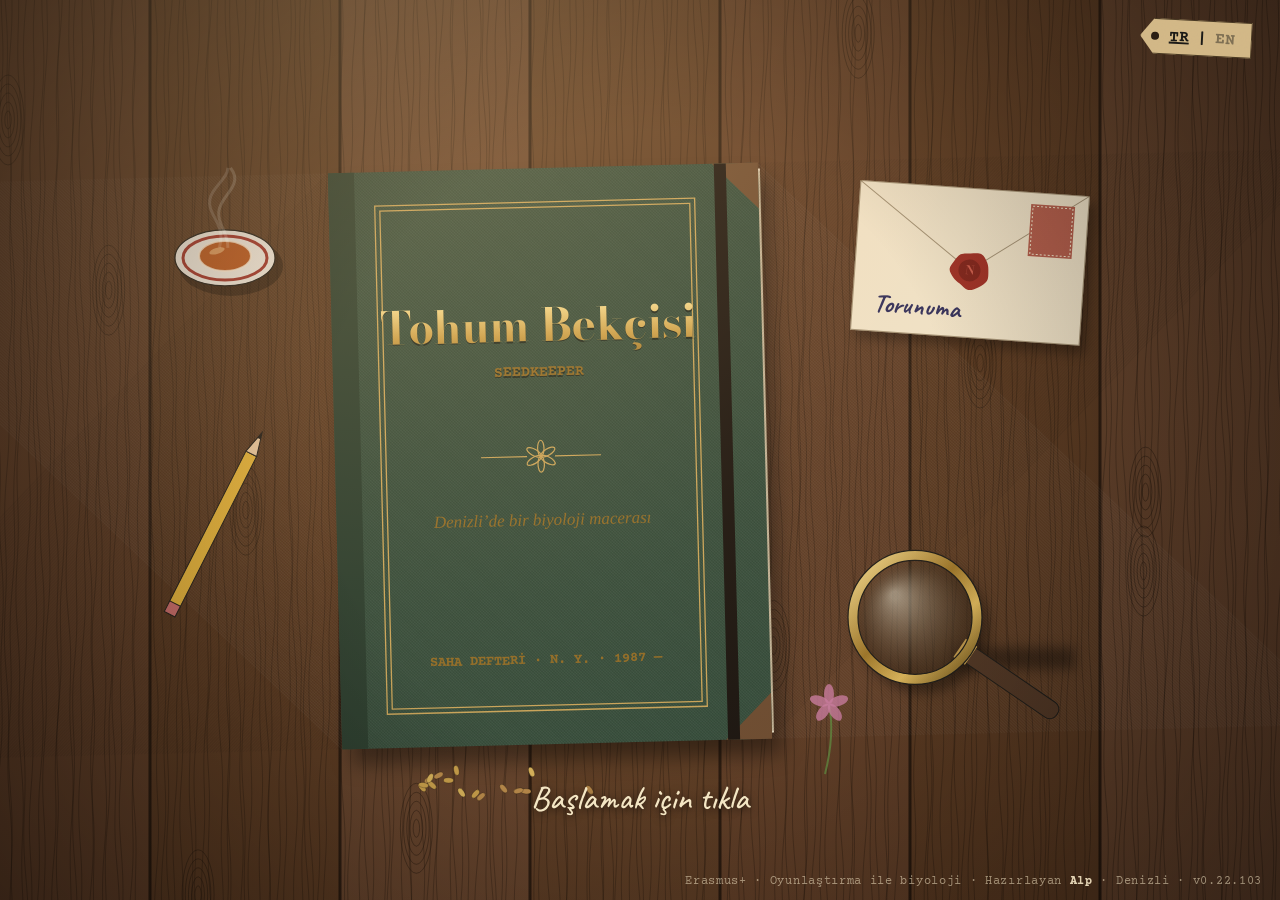
<file: index.html>
<!doctype html>
<html lang="tr">
<head>
<meta charset="utf-8">
<meta name="viewport" content="width=device-width, initial-scale=1, maximum-scale=1, user-scalable=no">
<title>Tohum Bekçisi · Seedkeeper</title>
<meta name="description" content="Denizli’de bir biyoloji macerası. A biology adventure in Denizli.">
<link rel="icon" href="data:image/svg+xml,%3Csvg xmlns='http://www.w3.org/2000/svg' viewBox='0 0 32 32'%3E%3Ccircle cx='13' cy='13' r='9' fill='%23EFE9DA' stroke='%23B08A3A' stroke-width='3'/%3E%3Cpath d='M19.5 19.5l8 8' stroke='%235E4330' stroke-width='4' stroke-linecap='round'/%3E%3Cpath d='M13 17c0-4 2-6 4-7-3 0-5 2-5 5' fill='%236E8F4E'/%3E%3C/svg%3E">
<link rel="stylesheet" href="css/fonts.css">
<link rel="stylesheet" href="css/style.css">
</head>
<body>
<canvas id="game"></canvas>
<div id="ui"></div>
<noscript>Bu oyun için JavaScript gerekir. This game needs JavaScript.</noscript>

<script src="js/util.js"></script>
<script src="js/config.js"></script>
<script src="js/i18n.js"></script>
<script src="js/audio.js"></script>
<script src="js/world.js"></script>
<script src="js/art.js"></script>
<script src="js/actors.js"></script>
<script src="js/mx.js"></script>
<script src="js/plates-plant.js"></script>
<script src="js/plates-animal.js"></script>
<script src="js/plates-eco.js"></script>
<script src="js/plates-bake.js"></script>
<script src="js/plates-seed.js"></script>
<script src="js/plates-spring.js"></script>
<script src="js/plates-blood.js"></script>
<script src="js/plates-salt.js"></script>
<script src="js/plates-owl.js"></script>
<script src="js/plates-food.js"></script>
<script src="js/plates-cell.js"></script>
<script src="js/plates-apple.js"></script>
<script src="js/plates-squash.js"></script>
<script src="js/plates-rust.js"></script>
<script src="js/plates-compost.js"></script>
<script src="js/plates-sweep.js"></script>
<script src="js/plates-heart.js"></script>
<script src="js/plates-cow.js"></script>
<script src="js/plates-xray.js"></script>
<script src="js/lens.js"></script>
<script src="js/sim.js"></script>
<script src="js/ui.js"></script>
<script src="js/cases.js"></script>
<script src="js/atlas.js"></script>
<script src="js/study.js"></script>
<script src="js/rig.js"></script>
<script src="js/mendel.js"></script>
<script src="js/ride.js"></script>
<script src="js/race.js"></script>
<script src="js/ferm.js"></script>
<script src="js/germ.js"></script>
<script src="js/spring.js"></script>
<script src="js/step.js"></script>
<script src="js/osmo.js"></script>
<script src="js/pellet.js"></script>
<script src="js/calor.js"></script>
<script src="js/slide.js"></script>
<script src="js/graft.js"></script>
<script src="js/poll.js"></script>
<script src="js/rust.js"></script>
<script src="js/compost.js"></script>
<script src="js/sweep.js"></script>
<script src="js/bp.js"></script>
<script src="js/eksik.js"></script>
<script src="js/yogurt.js"></script>
<script src="js/sera.js"></script>
<script src="js/hediye.js"></script>
<script src="js/azot.js"></script>
<script src="js/ekim.js"></script>
<script src="js/etilen.js"></script>
<script src="js/sindirim.js"></script>
<script src="js/kilcal.js"></script>
<script src="js/kul.js"></script>
<script src="js/zar.js"></script>
<script src="js/mystery.js"></script>
<script src="js/partner.js"></script>
<script src="js/design.js"></script>
<script src="js/demo.js"></script>
<script src="js/sync.js"></script>
<script src="js/main.js"></script>
</body>
</html>
</file>
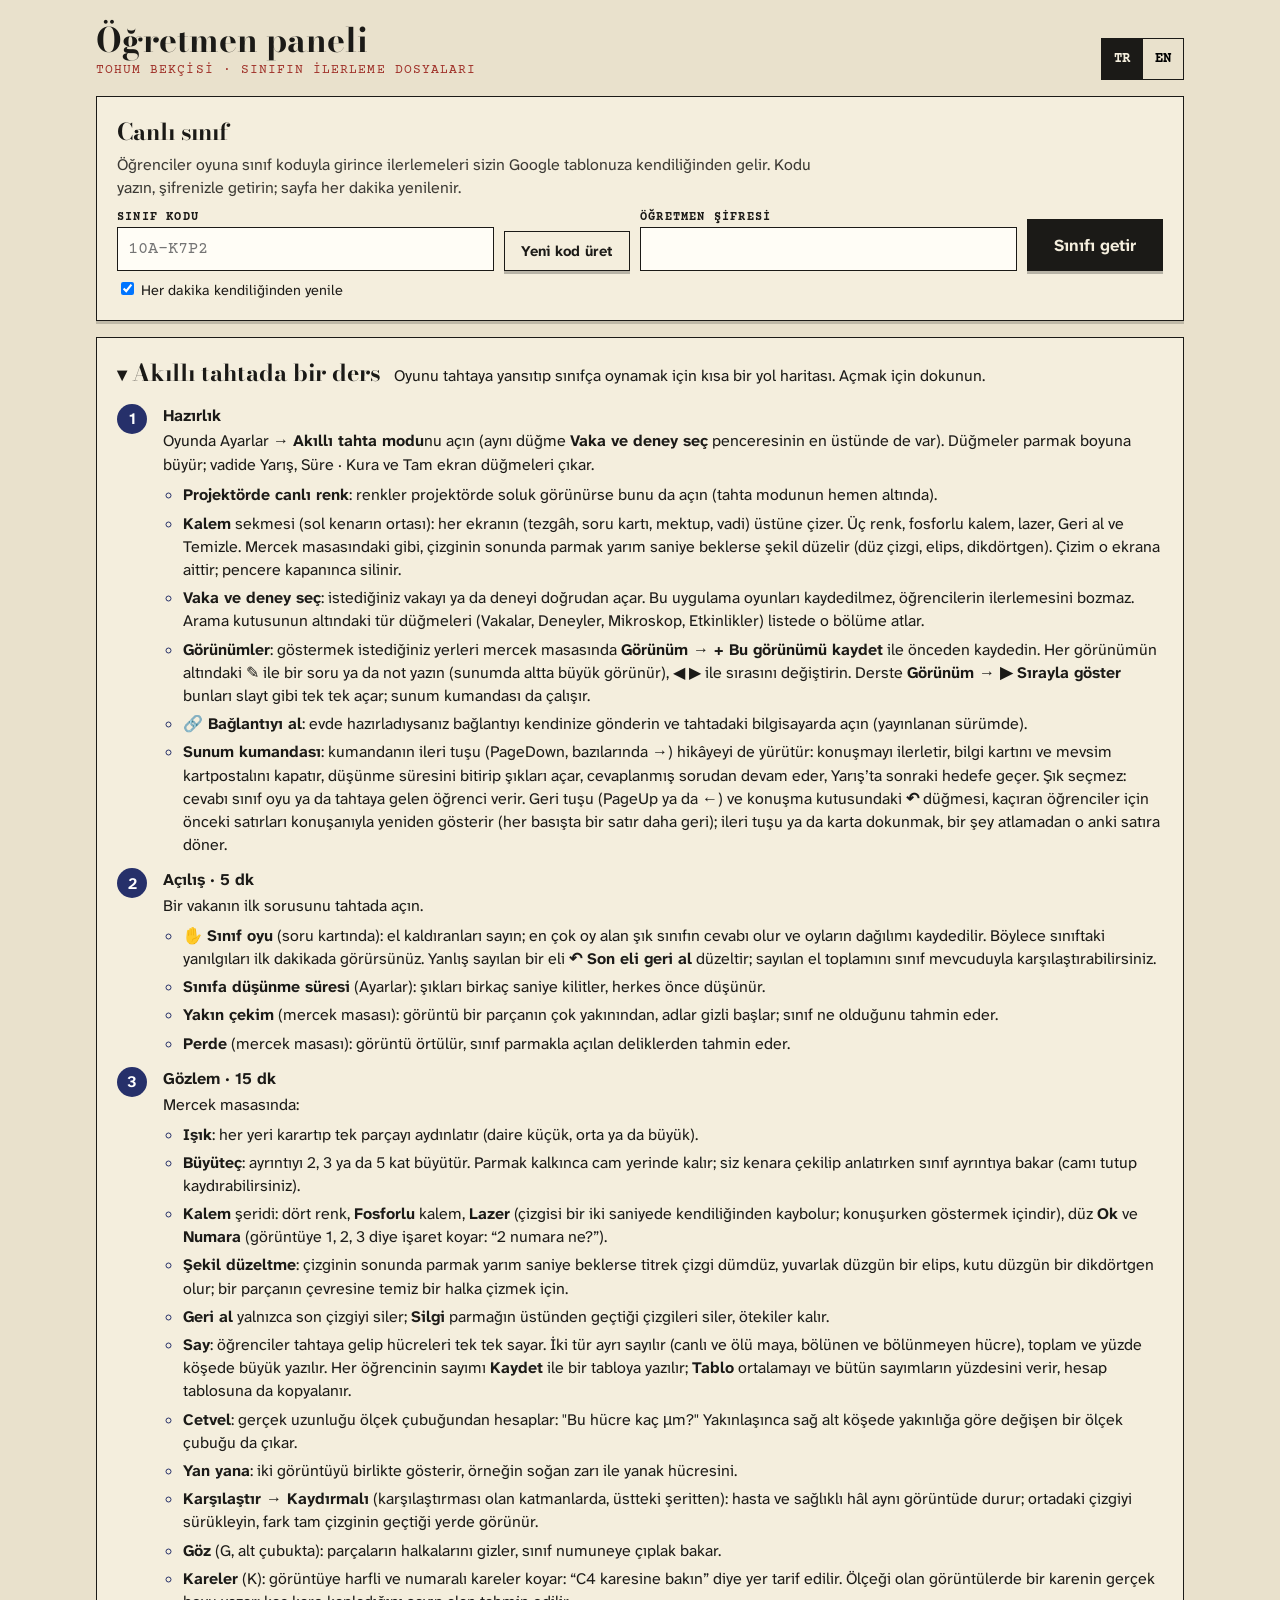
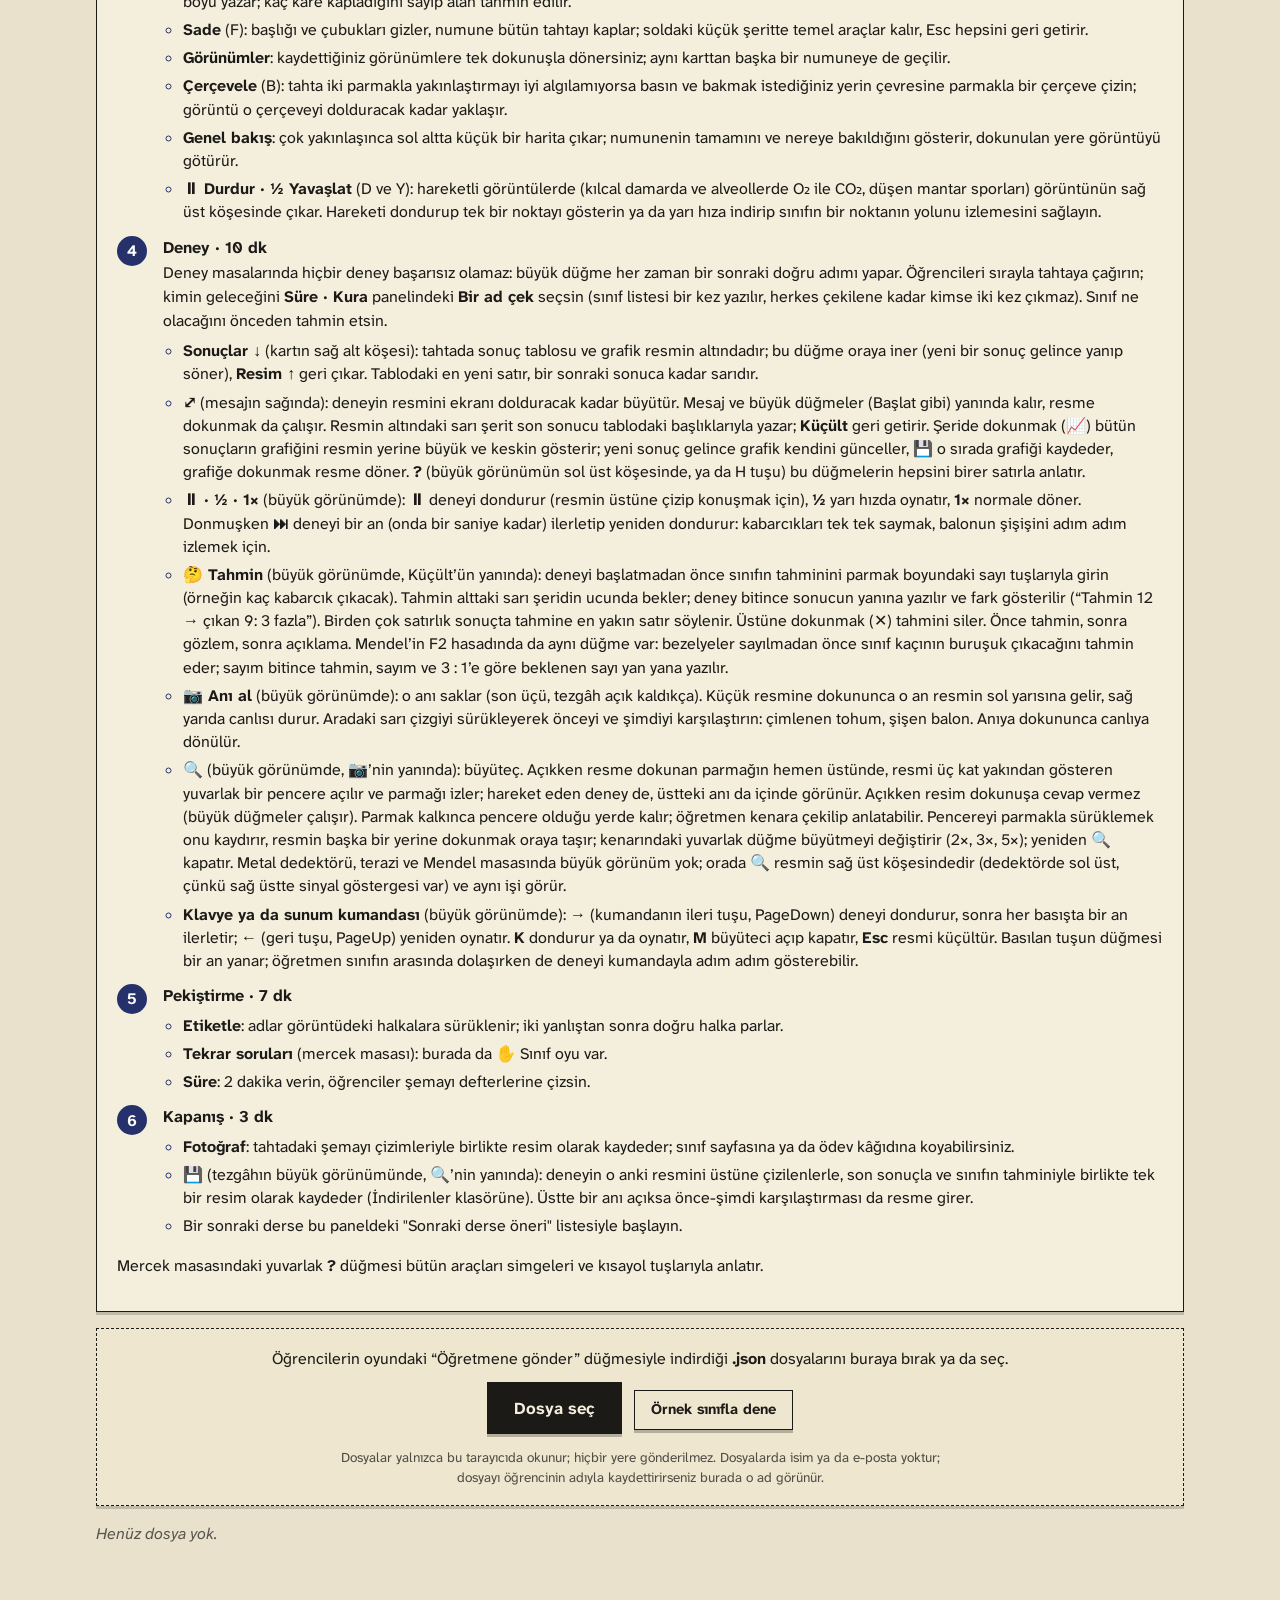
<file: teacher.html>
<!doctype html>
<html lang="tr">
<head>
<meta charset="utf-8">
<meta name="viewport" content="width=device-width, initial-scale=1">
<title>Öğretmen Paneli · Tohum Bekçisi</title>
<meta name="description" content="Tohum Bekçisi öğretmen paneli: öğrencilerin ilerlemesinden sınıfın yanılgıları, doğru cevap oranları ve müfredat kapsamı.">
<meta name="robots" content="noindex">
<link rel="stylesheet" href="css/fonts.css">
<link rel="stylesheet" href="css/teacher.css">
</head>
<body>
<noscript>Bu sayfa için JavaScript gerekir. This page needs JavaScript.</noscript>
<script>window.addEventListener('error', e => { let p = document.getElementById('boot-errors'); if (!p) { p = document.createElement('pre'); p.id = 'boot-errors'; p.hidden = true; document.body.appendChild(p); } p.textContent += (e.message || e) + '\n'; });</script>
<div id="app"></div>
<!-- the game's own data files: questions, misconceptions, curriculum, specimens (nothing is drawn, nothing is sent anywhere) -->
<script src="js/util.js"></script>
<script src="js/config.js"></script>
<script src="js/i18n.js"></script>
<script src="js/mx.js"></script>
<script src="js/plates-plant.js"></script>
<script src="js/plates-animal.js"></script>
<script src="js/plates-eco.js"></script>
<script src="js/plates-bake.js"></script>
<script src="js/plates-seed.js"></script>
<script src="js/plates-spring.js"></script>
<script src="js/plates-blood.js"></script>
<script src="js/plates-salt.js"></script>
<script src="js/plates-owl.js"></script>
<script src="js/plates-food.js"></script>
<script src="js/plates-cell.js"></script>
<script src="js/plates-apple.js"></script>
<script src="js/plates-squash.js"></script>
<script src="js/plates-rust.js"></script>
<script src="js/plates-compost.js"></script>
<script src="js/plates-sweep.js"></script>
<script src="js/plates-heart.js"></script>
<script src="js/plates-cow.js"></script>
<script src="js/plates-xray.js"></script>
<script src="js/lens.js"></script>
<script src="js/cases.js"></script>
<script src="js/atlas.js"></script>
<script src="js/design.js"></script>
<script src="js/teacher.js"></script>
</body>
</html>
</file>
<file: css/fonts.css>
@font-face {
  font-family: 'Atkinson Hyperlegible Next';
  font-style: italic;
  font-weight: 400;
  font-display: swap;
  src: url(../fonts/AtkinsonHyperlegibleNext-italic-latin-ext-0.woff2) format('woff2');
  unicode-range: U+0100-02BA, U+02BD-02C5, U+02C7-02CC, U+02CE-02D7, U+02DD-02FF, U+0304, U+0308, U+0329, U+1D00-1DBF, U+1E00-1E9F, U+1EF2-1EFF, U+2020, U+20A0-20AB, U+20AD-20C0, U+2113, U+2C60-2C7F, U+A720-A7FF;
}
@font-face {
  font-family: 'Atkinson Hyperlegible Next';
  font-style: italic;
  font-weight: 400;
  font-display: swap;
  src: url(../fonts/AtkinsonHyperlegibleNext-italic-latin-1.woff2) format('woff2');
  unicode-range: U+0000-00FF, U+0131, U+0152-0153, U+02BB-02BC, U+02C6, U+02DA, U+02DC, U+0304, U+0308, U+0329, U+2000-206F, U+20AC, U+2122, U+2191, U+2193, U+2212, U+2215, U+FEFF, U+FFFD;
}
@font-face {
  font-family: 'Atkinson Hyperlegible Next';
  font-style: normal;
  font-weight: 400;
  font-display: swap;
  src: url(../fonts/AtkinsonHyperlegibleNext-normal-latin-ext-2.woff2) format('woff2');
  unicode-range: U+0100-02BA, U+02BD-02C5, U+02C7-02CC, U+02CE-02D7, U+02DD-02FF, U+0304, U+0308, U+0329, U+1D00-1DBF, U+1E00-1E9F, U+1EF2-1EFF, U+2020, U+20A0-20AB, U+20AD-20C0, U+2113, U+2C60-2C7F, U+A720-A7FF;
}
@font-face {
  font-family: 'Atkinson Hyperlegible Next';
  font-style: normal;
  font-weight: 400;
  font-display: swap;
  src: url(../fonts/AtkinsonHyperlegibleNext-normal-latin-3.woff2) format('woff2');
  unicode-range: U+0000-00FF, U+0131, U+0152-0153, U+02BB-02BC, U+02C6, U+02DA, U+02DC, U+0304, U+0308, U+0329, U+2000-206F, U+20AC, U+2122, U+2191, U+2193, U+2212, U+2215, U+FEFF, U+FFFD;
}
@font-face {
  font-family: 'Atkinson Hyperlegible Next';
  font-style: normal;
  font-weight: 600;
  font-display: swap;
  src: url(../fonts/AtkinsonHyperlegibleNext-normal-latin-ext-4.woff2) format('woff2');
  unicode-range: U+0100-02BA, U+02BD-02C5, U+02C7-02CC, U+02CE-02D7, U+02DD-02FF, U+0304, U+0308, U+0329, U+1D00-1DBF, U+1E00-1E9F, U+1EF2-1EFF, U+2020, U+20A0-20AB, U+20AD-20C0, U+2113, U+2C60-2C7F, U+A720-A7FF;
}
@font-face {
  font-family: 'Atkinson Hyperlegible Next';
  font-style: normal;
  font-weight: 600;
  font-display: swap;
  src: url(../fonts/AtkinsonHyperlegibleNext-normal-latin-5.woff2) format('woff2');
  unicode-range: U+0000-00FF, U+0131, U+0152-0153, U+02BB-02BC, U+02C6, U+02DA, U+02DC, U+0304, U+0308, U+0329, U+2000-206F, U+20AC, U+2122, U+2191, U+2193, U+2212, U+2215, U+FEFF, U+FFFD;
}
@font-face {
  font-family: 'Atkinson Hyperlegible Next';
  font-style: normal;
  font-weight: 700;
  font-display: swap;
  src: url(../fonts/AtkinsonHyperlegibleNext-normal-latin-ext-6.woff2) format('woff2');
  unicode-range: U+0100-02BA, U+02BD-02C5, U+02C7-02CC, U+02CE-02D7, U+02DD-02FF, U+0304, U+0308, U+0329, U+1D00-1DBF, U+1E00-1E9F, U+1EF2-1EFF, U+2020, U+20A0-20AB, U+20AD-20C0, U+2113, U+2C60-2C7F, U+A720-A7FF;
}
@font-face {
  font-family: 'Atkinson Hyperlegible Next';
  font-style: normal;
  font-weight: 700;
  font-display: swap;
  src: url(../fonts/AtkinsonHyperlegibleNext-normal-latin-7.woff2) format('woff2');
  unicode-range: U+0000-00FF, U+0131, U+0152-0153, U+02BB-02BC, U+02C6, U+02DA, U+02DC, U+0304, U+0308, U+0329, U+2000-206F, U+20AC, U+2122, U+2191, U+2193, U+2212, U+2215, U+FEFF, U+FFFD;
}
@font-face {
  font-family: 'Bodoni Moda';
  font-style: italic;
  font-weight: 400 700;
  font-display: swap;
  src: url(../fonts/BodoniModa-italic-latin-ext-8.woff2) format('woff2');
  unicode-range: U+0100-02BA, U+02BD-02C5, U+02C7-02CC, U+02CE-02D7, U+02DD-02FF, U+0304, U+0308, U+0329, U+1D00-1DBF, U+1E00-1E9F, U+1EF2-1EFF, U+2020, U+20A0-20AB, U+20AD-20C0, U+2113, U+2C60-2C7F, U+A720-A7FF;
}
@font-face {
  font-family: 'Bodoni Moda';
  font-style: italic;
  font-weight: 400 700;
  font-display: swap;
  src: url(../fonts/BodoniModa-italic-latin-9.woff2) format('woff2');
  unicode-range: U+0000-00FF, U+0131, U+0152-0153, U+02BB-02BC, U+02C6, U+02DA, U+02DC, U+0304, U+0308, U+0329, U+2000-206F, U+20AC, U+2122, U+2191, U+2193, U+2212, U+2215, U+FEFF, U+FFFD;
}
@font-face {
  font-family: 'Bodoni Moda';
  font-style: normal;
  font-weight: 400 800;
  font-display: swap;
  src: url(../fonts/BodoniModa-normal-latin-ext-10.woff2) format('woff2');
  unicode-range: U+0100-02BA, U+02BD-02C5, U+02C7-02CC, U+02CE-02D7, U+02DD-02FF, U+0304, U+0308, U+0329, U+1D00-1DBF, U+1E00-1E9F, U+1EF2-1EFF, U+2020, U+20A0-20AB, U+20AD-20C0, U+2113, U+2C60-2C7F, U+A720-A7FF;
}
@font-face {
  font-family: 'Bodoni Moda';
  font-style: normal;
  font-weight: 400 800;
  font-display: swap;
  src: url(../fonts/BodoniModa-normal-latin-11.woff2) format('woff2');
  unicode-range: U+0000-00FF, U+0131, U+0152-0153, U+02BB-02BC, U+02C6, U+02DA, U+02DC, U+0304, U+0308, U+0329, U+2000-206F, U+20AC, U+2122, U+2191, U+2193, U+2212, U+2215, U+FEFF, U+FFFD;
}
@font-face {
  font-family: 'Caveat';
  font-style: normal;
  font-weight: 500;
  font-display: swap;
  src: url(../fonts/Caveat-normal-latin-ext-12.woff2) format('woff2');
  unicode-range: U+0100-02BA, U+02BD-02C5, U+02C7-02CC, U+02CE-02D7, U+02DD-02FF, U+0304, U+0308, U+0329, U+1D00-1DBF, U+1E00-1E9F, U+1EF2-1EFF, U+2020, U+20A0-20AB, U+20AD-20C0, U+2113, U+2C60-2C7F, U+A720-A7FF;
}
@font-face {
  font-family: 'Caveat';
  font-style: normal;
  font-weight: 500;
  font-display: swap;
  src: url(../fonts/Caveat-normal-latin-13.woff2) format('woff2');
  unicode-range: U+0000-00FF, U+0131, U+0152-0153, U+02BB-02BC, U+02C6, U+02DA, U+02DC, U+0304, U+0308, U+0329, U+2000-206F, U+20AC, U+2122, U+2191, U+2193, U+2212, U+2215, U+FEFF, U+FFFD;
}
@font-face {
  font-family: 'Caveat';
  font-style: normal;
  font-weight: 700;
  font-display: swap;
  src: url(../fonts/Caveat-normal-latin-ext-14.woff2) format('woff2');
  unicode-range: U+0100-02BA, U+02BD-02C5, U+02C7-02CC, U+02CE-02D7, U+02DD-02FF, U+0304, U+0308, U+0329, U+1D00-1DBF, U+1E00-1E9F, U+1EF2-1EFF, U+2020, U+20A0-20AB, U+20AD-20C0, U+2113, U+2C60-2C7F, U+A720-A7FF;
}
@font-face {
  font-family: 'Caveat';
  font-style: normal;
  font-weight: 700;
  font-display: swap;
  src: url(../fonts/Caveat-normal-latin-15.woff2) format('woff2');
  unicode-range: U+0000-00FF, U+0131, U+0152-0153, U+02BB-02BC, U+02C6, U+02DA, U+02DC, U+0304, U+0308, U+0329, U+2000-206F, U+20AC, U+2122, U+2191, U+2193, U+2212, U+2215, U+FEFF, U+FFFD;
}
@font-face {
  font-family: 'Courier Prime';
  font-style: normal;
  font-weight: 400;
  font-display: swap;
  src: url(../fonts/CourierPrime-normal-latin-ext-16.woff2) format('woff2');
  unicode-range: U+0100-02BA, U+02BD-02C5, U+02C7-02CC, U+02CE-02D7, U+02DD-02FF, U+0304, U+0308, U+0329, U+1D00-1DBF, U+1E00-1E9F, U+1EF2-1EFF, U+2020, U+20A0-20AB, U+20AD-20C0, U+2113, U+2C60-2C7F, U+A720-A7FF;
}
@font-face {
  font-family: 'Courier Prime';
  font-style: normal;
  font-weight: 400;
  font-display: swap;
  src: url(../fonts/CourierPrime-normal-latin-17.woff2) format('woff2');
  unicode-range: U+0000-00FF, U+0131, U+0152-0153, U+02BB-02BC, U+02C6, U+02DA, U+02DC, U+0304, U+0308, U+0329, U+2000-206F, U+20AC, U+2122, U+2191, U+2193, U+2212, U+2215, U+FEFF, U+FFFD;
}
@font-face {
  font-family: 'Courier Prime';
  font-style: normal;
  font-weight: 700;
  font-display: swap;
  src: url(../fonts/CourierPrime-normal-latin-ext-18.woff2) format('woff2');
  unicode-range: U+0100-02BA, U+02BD-02C5, U+02C7-02CC, U+02CE-02D7, U+02DD-02FF, U+0304, U+0308, U+0329, U+1D00-1DBF, U+1E00-1E9F, U+1EF2-1EFF, U+2020, U+20A0-20AB, U+20AD-20C0, U+2113, U+2C60-2C7F, U+A720-A7FF;
}
@font-face {
  font-family: 'Courier Prime';
  font-style: normal;
  font-weight: 700;
  font-display: swap;
  src: url(../fonts/CourierPrime-normal-latin-19.woff2) format('woff2');
  unicode-range: U+0000-00FF, U+0131, U+0152-0153, U+02BB-02BC, U+02C6, U+02DA, U+02DC, U+0304, U+0308, U+0329, U+2000-206F, U+20AC, U+2122, U+2191, U+2193, U+2212, U+2215, U+FEFF, U+FFFD;
}
</file>
<file: css/style.css>
/* Seedkeeper: a field journal on grandma's desk. Paper, fountain-pen ink, rubber stamps, cloth tape. */
:root {
  --paper: #F4EEDD; --paper2: #EFE6CF; --paper3: #E6DCC4; --kraft: #D5BA88;
  --ink: #1B1A17; --pen: #26306A; --red: #A0322A; --green: #2F4A3A; --moss: #6E8F4E; --brass: #B08A3A;
  --grid: rgba(60, 90, 120, 0.11); --shadow: 0 18px 48px rgba(10, 6, 2, 0.45), 0 2px 0 rgba(0, 0, 0, 0.25);
  --ts: 1;
  --noise: url("data:image/svg+xml;utf8,<svg xmlns='http://www.w3.org/2000/svg' width='180' height='180'><filter id='n'><feTurbulence type='fractalNoise' baseFrequency='.85' numOctaves='2' stitchTiles='stitch'/><feColorMatrix values='0 0 0 0 .36 0 0 0 0 .28 0 0 0 0 .18 0 0 0 .11 0'/></filter><rect width='100%' height='100%' filter='url(%23n)'/></svg>");
  --f-body: "Atkinson Hyperlegible Next", "Segoe UI", sans-serif;
  --f-disp: "Bodoni Moda", Georgia, serif;
  --f-mono: "Courier Prime", "Courier New", monospace;
  --f-hand: "Caveat", "Segoe Print", cursive;
}
* { box-sizing: border-box; }
html { touch-action: manipulation; -webkit-tap-highlight-color: transparent; }
html, body { margin: 0; height: 100%; overflow: hidden; background: #14100C; color: var(--ink); font-family: var(--f-body); -webkit-font-smoothing: antialiased; }
body { user-select: none; }
#game { position: fixed; inset: 0; width: 100vw; height: 100vh; display: block; cursor: default; }
#ui { position: fixed; inset: 0; pointer-events: none; font-size: calc(16px * var(--ts)); }
.hidden { display: none !important; }
button { font: inherit; color: inherit; cursor: pointer; background: none; border: 0; padding: 0; }
input { font: inherit; }
kbd { font-family: var(--f-mono); font-weight: 700; font-size: 0.78em; display: inline-block; min-width: 1.6em; padding: 1px 5px; border: 1.3px solid var(--ink); border-bottom-width: 3px; border-radius: 4px; background: var(--paper); text-align: center; }
.hand { font-family: var(--f-hand); color: var(--pen); }
svg { fill: none; stroke: currentColor; stroke-width: 2.1; stroke-linecap: round; stroke-linejoin: round; }

/* ----------------------------------------------------------------- paper surfaces */
.card, .dlg-card, .toast, .obj, .tag-season, .prompt {
  background-color: var(--paper);
  background-image: var(--noise);
}
.card.paper, .j-page {
  background-color: var(--paper);
  background-image: var(--noise), linear-gradient(var(--grid) 1px, transparent 1px), linear-gradient(90deg, var(--grid) 1px, transparent 1px);
  background-size: 180px 180px, 22px 22px, 22px 22px;
}

/* ----------------------------------------------------------------- HUD */
.hud { position: absolute; inset: 0; pointer-events: none; transition: opacity 0.3s; }
.hud.dim { opacity: 0.35; }
.hud > * { pointer-events: auto; }
.tag-season {
  position: absolute; left: 18px; top: 16px; padding: 8px 18px 9px 30px; border: 1.5px solid var(--ink);
  clip-path: polygon(14px 0, 100% 0, 100% 100%, 14px 100%, 0 50%); transform: rotate(-2deg);
  display: flex; flex-direction: column; box-shadow: 0 3px 0 rgba(0, 0, 0, 0.3);
}
.tag-season::before { content: ""; position: absolute; left: 12px; top: 50%; width: 8px; height: 8px; margin-top: -4px; border-radius: 50%; border: 1.5px solid var(--ink); background: #14100C; }
.ts-s { font-family: var(--f-disp); font-weight: 700; font-size: 1.25em; line-height: 1.1; }
.ts-y { font-family: var(--f-mono); font-size: 0.72em; letter-spacing: 0.12em; text-transform: uppercase; color: var(--red); }
.hud[data-season="0"] .tag-season { border-left: 6px solid #8FB36A; }
.hud[data-season="1"] .tag-season { border-left: 6px solid #D9A94A; }
.hud[data-season="2"] .tag-season { border-left: 6px solid #C0703E; }
.hud[data-season="3"] .tag-season { border-left: 6px solid #6E8FAE; }
.obj {
  position: absolute; left: 18px; top: 86px; max-width: min(340px, 60vw); padding: 10px 14px 12px 18px;
  border: 1.2px solid rgba(27, 26, 23, 0.6); box-shadow: 0 6px 16px rgba(0, 0, 0, 0.3); transform: rotate(0.6deg);
  background-image: var(--noise), linear-gradient(90deg, transparent 10px, rgba(160, 50, 42, 0.45) 10px 11.5px, transparent 11.5px);
}
.obj b { display: block; font-family: var(--f-mono); font-size: 0.7em; letter-spacing: 0.16em; text-transform: uppercase; color: var(--red); }
.obj p { margin: 2px 0 0; font-family: var(--f-hand); font-size: 1.38em; line-height: 1.1; color: var(--pen); }
.obj.pop { animation: pop 0.6s cubic-bezier(0.2, 1.6, 0.4, 1); }
@keyframes pop { 0% { transform: rotate(0.6deg) scale(0.92); } 100% { transform: rotate(0.6deg) scale(1); } }
.hud-btns { position: absolute; right: 16px; top: 14px; display: flex; gap: 10px; }
.hud-btns button {
  position: relative; width: 50px; height: 50px; border-radius: 50%; border: 1.6px solid var(--ink);
  background: var(--paper) var(--noise); box-shadow: 0 3px 0 rgba(0, 0, 0, 0.35); display: grid; place-items: center; transition: transform 0.15s, background-color 0.15s;
}
.hud-btns button svg { width: 26px; height: 26px; }
.hud-btns button span {
  position: absolute; top: 58px; right: 50%; transform: translateX(50%); white-space: nowrap; font-family: var(--f-mono); font-size: 0.72em; font-weight: 700;
  background: var(--ink); color: var(--paper); padding: 3px 8px; opacity: 0; pointer-events: none; transition: opacity 0.15s;
}
@media (hover: hover) { .hud-btns button:hover { transform: translateY(-2px) rotate(-4deg); } .hud-btns button:hover span { opacity: 1; } }
.hud-btns button.on { background-color: #E9CF7A; }
.prompt {
  position: absolute; left: 50%; bottom: 26px; transform: translateX(-50%); padding: 8px 16px; border: 1.5px solid var(--ink); border-radius: 30px;
  box-shadow: 0 4px 0 rgba(0, 0, 0, 0.3); display: flex; align-items: center; gap: 8px; font-weight: 600; cursor: pointer; animation: rise 0.25s ease-out;
}
.prompt .pv { font-family: var(--f-mono); font-weight: 700; text-transform: uppercase; font-size: 0.82em; color: var(--red); letter-spacing: 0.08em; }
@keyframes rise { from { transform: translate(-50%, 8px); opacity: 0; } to { transform: translate(-50%, 0); opacity: 1; } }
.lensbar { pointer-events: auto; cursor: pointer; border: 0; position: absolute; left: 50%; bottom: 22px; transform: translateX(-50%); display: flex; align-items: center; gap: 10px; padding: 7px 8px 7px 14px; min-height: 48px; background: rgba(20, 14, 10, 0.8); color: var(--paper); border-radius: 40px; font-size: 0.95em; max-width: 92vw; animation: rise 0.4s ease-out; }
.lensbar svg { width: 24px; height: 24px; flex: none; }
.lensbar .lb-t { white-space: nowrap; overflow: hidden; text-overflow: ellipsis; }
.lensbar .lb-go { display: none; }
.lensbar.ready .lb-go { display: inline-block; background: var(--red); color: var(--paper); padding: 8px 16px; border-radius: 30px; border: 1.3px solid rgba(244, 238, 221, 0.8); white-space: nowrap; }
.toasts { position: absolute; top: 18px; left: 50%; transform: translateX(-50%); display: flex; flex-direction: column; align-items: center; gap: 6px; pointer-events: none; z-index: 65; }
.toast {
  display: flex; align-items: center; gap: 10px; padding: 7px 16px 8px 10px; border: 1.3px solid var(--ink); box-shadow: 0 5px 14px rgba(0, 0, 0, 0.3);
  font-size: 0.95em; max-width: min(560px, 90vw); animation: slip 0.55s cubic-bezier(0.2, 0.8, 0.2, 1); transition: opacity 0.7s, transform 0.7s;
}
.toast i { font-style: normal; width: 24px; height: 24px; display: grid; place-items: center; background: var(--ink); color: var(--paper); border-radius: 50%; font-size: 0.8em; flex: none; }
.toast.out { opacity: 0; transform: translateY(-8px); }
@keyframes slip { from { transform: translateY(-12px); opacity: 0; } to { transform: none; opacity: 1; } }

/* ----------------------------------------------------------------- dialogue */
.dlg { position: absolute; left: 50%; bottom: 22px; transform: translateX(-50%); width: min(880px, 95vw); pointer-events: auto; animation: dlgIn 0.25s ease-out; }
@keyframes dlgIn { from { transform: translate(-50%, 16px); opacity: 0; } to { transform: translate(-50%, 0); opacity: 1; } }
.dlg-card { position: relative; display: flex; gap: 18px; padding: 16px 52px 18px 16px; border: 1.6px solid var(--ink); box-shadow: var(--shadow); cursor: pointer; }
.dlg-card::after { content: ""; position: absolute; inset: 5px; border: 1px solid rgba(27, 26, 23, 0.25); pointer-events: none; }
.dlg-face { flex: none; width: 124px; position: relative; }
.dlg-face canvas { width: 124px; height: 124px; display: block; border: 1.5px solid var(--ink); transform: rotate(-1.5deg); box-shadow: 0 3px 0 rgba(0, 0, 0, 0.25); }
.dlg-name { position: absolute; left: -6px; bottom: -10px; background: var(--ink); color: var(--paper); font-family: var(--f-mono); font-weight: 700; font-size: 0.78em; letter-spacing: 0.08em; text-transform: uppercase; padding: 3px 10px; transform: rotate(-3deg); }
.dlg.narr .dlg-name { display: none; }
.dlg-body { flex: 1; min-width: 0; }
.dlg-text { margin: 4px 0 6px; font-size: 1.12em; line-height: 1.5; min-height: 3em; }
.dlg.narr .dlg-text { font-family: var(--f-disp); font-style: italic; font-size: 1.2em; text-align: center; padding: 10px 0; }
.dlg-opts { display: flex; flex-direction: column; gap: 6px; }
.dlg-opts .opt { text-align: left; padding: 8px 12px; border: 1.3px solid var(--ink); background: rgba(255, 255, 255, 0.55); display: flex; gap: 10px; align-items: center; transition: transform 0.12s, background 0.12s; }
.dlg-opts .opt:hover { transform: translateX(4px); background: #FFF; }
.dlg-tts { position: absolute; top: 10px; right: 12px; width: 32px; height: 32px; border-radius: 50%; border: 1.3px solid var(--ink); display: grid; place-items: center; background: var(--paper2); }
.dlg-tts svg { width: 18px; height: 18px; }
.dlg-next { position: absolute; right: 18px; bottom: 10px; font-size: 0.9em; opacity: 0; }
.dlg.ready:not(.choosing) .dlg-next { opacity: 1; animation: blink 1s steps(2) infinite; }
@keyframes blink { 50% { opacity: 0.2; } }

/* ----------------------------------------------------------------- modals */
.layer { position: absolute; inset: 0; pointer-events: none; z-index: 6; }
.modal { position: absolute; inset: 0; display: flex; align-items: center; justify-content: center; background: rgba(18, 12, 8, 0.5); pointer-events: auto; opacity: 0; transition: opacity 0.32s ease; }
.modal.in { opacity: 1; }
.modal.out { opacity: 0; pointer-events: none; }
.card { position: relative; border: 1.6px solid var(--ink); box-shadow: var(--shadow); padding: 22px 26px; width: min(600px, 94vw); max-height: 90vh; overflow: auto; transform: translateY(16px) rotate(-0.4deg); transition: transform 0.5s cubic-bezier(0.2, 0.8, 0.2, 1); user-select: text; }
.modal.in .card { transform: none; }
.card.wide { width: min(1000px, 96vw); }
.card.small { width: min(460px, 94vw); }
.card h2 { font-family: var(--f-disp); font-size: 1.9em; margin: 4px 0 10px; line-height: 1.1; }
.card h3 { font-family: var(--f-disp); font-size: 1.35em; margin: 6px 0 14px; line-height: 1.25; }
.card p { line-height: 1.55; }
.card-head { display: flex; justify-content: space-between; align-items: center; }
.code { font-family: var(--f-mono); font-weight: 700; font-size: 0.78em; color: var(--red); border: 1.5px solid var(--red); padding: 2px 8px; transform: rotate(-2deg); display: inline-block; letter-spacing: 0.04em; }
.who { font-family: var(--f-mono); font-size: 0.8em; text-transform: uppercase; letter-spacing: 0.1em; }
.card-foot { display: flex; justify-content: flex-end; gap: 10px; margin-top: 18px; align-items: center; }
.card-foot button, .big { padding: 9px 18px; border: 1.5px solid var(--ink); background: var(--paper2); font-weight: 700; box-shadow: 0 3px 0 rgba(0, 0, 0, 0.3); transition: transform 0.12s; }
.card-foot button:hover, .big:hover { transform: translateY(-2px); }
.card-foot button:active, .big:active { transform: translateY(1px); box-shadow: 0 1px 0 rgba(0, 0, 0, 0.3); }
.yes { background: var(--ink) !important; color: var(--paper); }
.danger { color: var(--red); border-color: var(--red) !important; margin-right: auto; }
.card-foot .tts { width: 38px; height: 38px; padding: 0; border-radius: 50%; display: grid; place-items: center; margin-right: auto; }
.card-foot .tts svg { width: 20px; height: 20px; }
.panel-head { display: flex; align-items: center; gap: 12px; margin-bottom: 10px; }
.panel-head h3 { margin: 0; flex: 1; }
.x { width: 36px; height: 36px; display: grid; place-items: center; border: 1.4px solid var(--ink); border-radius: 50%; background: var(--paper2); flex: none; }
.x svg { width: 18px; height: 18px; }
.kicker { font-family: var(--f-mono); font-weight: 700; letter-spacing: 0.2em; text-transform: uppercase; color: var(--red); font-size: 0.8em; }

/* question card: an index card with blue rules and a red margin */
.card.index {
  background-image: var(--noise), linear-gradient(transparent 58px, rgba(160, 50, 42, 0.55) 58px 60px, transparent 60px), repeating-linear-gradient(transparent 0 29px, rgba(70, 110, 170, 0.2) 29px 30px);
  background-color: #FBF7EC;
}
.answers { display: grid; gap: 9px; margin-top: 8px; }
.ans { display: flex; gap: 12px; align-items: flex-start; text-align: left; padding: 10px 14px; background: rgba(255, 255, 255, 0.7); border: 1.3px solid var(--ink); line-height: 1.4; transition: transform 0.12s, background 0.2s; }
.ans b { flex: none; width: 26px; height: 26px; border-radius: 50%; border: 1.4px solid var(--ink); display: grid; place-items: center; font-family: var(--f-mono); font-size: 0.85em; }
@media (hover: hover) { .ans:hover { transform: translateX(4px); background: #FFF; } }
.ans.x { opacity: 0.5; background-image: linear-gradient(transparent 46%, rgba(160, 50, 42, 0.85) 46% 54%, transparent 54%); cursor: default; transform: none; }
.ans.ok { background: #E1EDCF; border-color: var(--moss); box-shadow: inset 0 0 0 2px var(--moss); }
.ans.ok b { background: var(--moss); color: #FFF; border-color: var(--moss); }
.conf { display: flex; gap: 8px; margin-top: 12px; justify-content: center; }
.conf button { padding: 5px 14px; border: 1.3px solid var(--ink); border-radius: 20px; font-size: 0.88em; }
.conf button.on { background: var(--pen); color: #FFF; border-color: var(--pen); }
.fb { margin-top: 14px; padding: 8px 14px; border-left: 4px solid var(--red); background: rgba(255, 255, 255, 0.55); }
.fb p { margin: 2px 0; font-family: var(--f-hand); font-size: 1.3em; color: var(--pen); line-height: 1.25; }
.fb b { font-family: var(--f-mono); color: var(--red); text-transform: uppercase; letter-spacing: 0.1em; font-size: 0.8em; }
.fb.good { border-left-color: var(--moss); }
.fb.good p { font-family: var(--f-body); font-size: 1em; color: var(--ink); line-height: 1.55; }

/* rubber stamp */
.stamp { position: absolute; inset: 0; display: flex; align-items: center; justify-content: center; pointer-events: none; z-index: 60; }
.stamp div { border: 6px double var(--red); color: var(--red); font-family: var(--f-mono); font-weight: 700; font-size: 3.2em; letter-spacing: 0.08em; padding: 8px 30px; text-align: center; background: rgba(244, 238, 221, 0.35); transform: rotate(-12deg) scale(2.4); opacity: 0; animation: stampIn 0.32s cubic-bezier(0.2, 1.5, 0.4, 1) forwards; mix-blend-mode: multiply; }
.stamp small { display: block; font-size: 0.32em; letter-spacing: 0.12em; }
.stamp.out div { opacity: 0 !important; transition: opacity 0.45s; animation: none; transform: rotate(-12deg); }
@keyframes stampIn { to { transform: rotate(-12deg) scale(1); opacity: 0.92; } }
.fade { position: absolute; inset: 0; background: #0E0B08; opacity: 0; pointer-events: none; transition: opacity 0.45s; z-index: 80; }
.fade.on { opacity: 1; pointer-events: auto; }

/* ----------------------------------------------------------------- the journal */
.journal { position: relative; width: min(1140px, 96vw); height: min(740px, 88vh); padding: 14px 14px 16px; background: #2F4A3A; border-radius: 8px; box-shadow: var(--shadow), inset 0 0 0 2px rgba(255, 255, 255, 0.05); display: flex; margin-top: 30px; transform: translateY(14px); transition: transform 0.35s cubic-bezier(0.2, 1.3, 0.4, 1); }
.modal.in .journal { transform: none; }
.journal > .x { position: absolute; right: -14px; top: -14px; background: var(--paper); z-index: 3; }
.j-tabs { position: absolute; left: 36px; top: -34px; display: flex; gap: 6px; }
.j-tabs button { padding: 7px 14px 14px; font-family: var(--f-mono); font-weight: 700; font-size: 0.8em; letter-spacing: 0.06em; text-transform: uppercase; color: #F4EEDD; border-radius: 4px 4px 0 0; transform: translateY(6px); transition: transform 0.15s; box-shadow: inset 0 -6px 8px rgba(0, 0, 0, 0.18); }
.j-tabs button:nth-child(1) { background: #A0322A; }
.j-tabs button:nth-child(2) { background: #26306A; }
.j-tabs button:nth-child(3) { background: #6E8F4E; }
.j-tabs button:nth-child(4) { background: #9A6A2E; }
.j-tabs button:nth-child(5) { background: #3E6E7A; }
.j-tabs button:nth-child(6) { background: #6A4A7A; }
.j-tabs button:hover { transform: translateY(2px); }
.j-tabs button.on { transform: translateY(-2px); }
.j-spread { flex: 1; display: grid; grid-template-columns: 1fr 26px 1fr; border-radius: 3px; overflow: hidden; min-height: 0; }
.j-page { padding: 26px 30px 30px; overflow: auto; user-select: text; min-height: 0; }
.j-gutter { background: linear-gradient(90deg, rgba(0, 0, 0, 0.2), rgba(0, 0, 0, 0.03) 40%, rgba(0, 0, 0, 0.03) 60%, rgba(0, 0, 0, 0.2)), var(--paper); }
.jh { font-family: var(--f-disp); font-size: 2.1em; margin: 0 0 12px; }
.jh4 { font-family: var(--f-mono); font-size: 0.78em; letter-spacing: 0.16em; text-transform: uppercase; color: var(--red); margin: 18px 0 8px; padding-bottom: 3px; border-bottom: 1.3px solid var(--red); }
.hint { color: #5A5446; font-size: 0.92em; }
.case-list { list-style: none; padding: 0; margin: 0; }
.case-list li { display: flex; justify-content: space-between; align-items: baseline; gap: 10px; padding: 10px 10px; border-bottom: 1px dashed rgba(27, 26, 23, 0.35); cursor: pointer; transition: background 0.12s; }
.case-list li b { font-weight: 700; }
.case-list li span { font-family: var(--f-mono); font-size: 0.75em; text-transform: uppercase; letter-spacing: 0.08em; }
.case-list li.open span { color: var(--pen); }
.case-list li.done span { color: var(--moss); }
.case-list li.locked { opacity: 0.4; cursor: default; }
.case-list li.sel, .case-list li:hover:not(.locked) { background: rgba(255, 255, 255, 0.6); }
.misc { padding-left: 18px; margin: 0; font-size: 0.92em; line-height: 1.5; }
.misc s { color: #7A6A5A; text-decoration-color: var(--red); text-decoration-thickness: 2px; }
.case-head { position: relative; }
.case-head small { font-family: var(--f-mono); font-size: 0.78em; text-transform: uppercase; letter-spacing: 0.12em; color: #5A5446; }
.case-head h2 { font-family: var(--f-disp); font-size: 1.9em; margin: 2px 0 6px; }
.mini-stamp { position: absolute; right: 4px; top: 4px; border: 3px double var(--red); color: var(--red); font-family: var(--f-mono); font-weight: 700; padding: 3px 10px; transform: rotate(-10deg); opacity: 0.85; }
.blurb { font-size: 1.02em; }
.steps { padding-left: 22px; margin: 0; line-height: 1.45; }
.steps li { margin: 6px 0; }
.steps li.done { color: #7A7266; text-decoration: line-through; text-decoration-color: rgba(27, 26, 23, 0.4); }
.steps li.now { font-family: var(--f-hand); font-size: 1.35em; color: var(--pen); line-height: 1.15; }
.codes { display: flex; flex-wrap: wrap; gap: 6px; margin: 4px 0 8px; }
.codes span { font-family: var(--f-mono); font-size: 0.78em; border: 1.2px solid var(--ink); padding: 2px 7px; background: rgba(255, 255, 255, 0.5); }
.codes .spec { border-style: dashed; }
.ans-list { list-style: none; padding: 0; margin: 0; font-family: var(--f-mono); font-size: 0.85em; line-height: 1.7; }
.ans-list .ok { color: var(--moss); }
.ans-list .retry { color: var(--pen); }
.count { font-family: var(--f-mono); color: var(--red); margin: -6px 0 10px; }
.obs-list { display: grid; grid-template-columns: 1fr 1fr; gap: 4px 10px; }
.obs-row { text-align: left; padding: 5px 8px; border-bottom: 1px dashed rgba(27, 26, 23, 0.3); display: flex; justify-content: space-between; gap: 6px; align-items: baseline; }
.obs-row b { font-weight: 600; font-size: 0.92em; }
.obs-row small { font-family: var(--f-mono); font-size: 0.68em; color: #6A6254; white-space: nowrap; }
.obs-row.unk { opacity: 0.3; cursor: default; }
.obs-row.sel, .obs-row:hover:not(.unk) { background: rgba(255, 255, 255, 0.6); }
.plate-frame { padding: 8px; background: #FBF7EC; border: 1.3px solid var(--ink); box-shadow: 0 4px 0 rgba(0, 0, 0, 0.15); transform: rotate(-0.8deg); width: fit-content; max-width: 100%; }
.plate-frame canvas { display: block; width: 100%; max-width: 360px; height: auto; }
.obs-t { font-family: var(--f-disp); font-size: 1.7em; margin: 16px 0 6px; }
.obs-txt { line-height: 1.6; font-size: 1.02em; }
.obs-txt.hand { font-size: 1.45em; line-height: 1.2; }
.exp-table { border-collapse: collapse; width: 100%; margin: 8px 0 12px; font-size: 0.92em; }
.exp-table th { font-family: var(--f-mono); font-size: 0.78em; text-transform: uppercase; letter-spacing: 0.06em; text-align: left; border-bottom: 1.5px solid var(--ink); padding: 4px 6px; }
.exp-table td { padding: 5px 6px; border-bottom: 1px dashed rgba(27, 26, 23, 0.3); }
.exp-table td.up { color: var(--moss); font-weight: 700; }
.exp-table td.down { color: var(--red); font-weight: 700; }
.exp-table .dot { display: inline-block; width: 10px; height: 10px; border-radius: 50%; border: 1px solid var(--ink); margin-right: 6px; vertical-align: -1px; }
.exp-chart { display: block; max-width: 100%; border: 1.2px solid var(--ink); margin: 6px 0; }
.stamps { display: flex; flex-wrap: wrap; gap: 8px; margin: 8px 0; }
.ms { font-family: var(--f-mono); font-weight: 700; font-size: 0.8em; color: var(--red); border: 2px solid var(--red); padding: 2px 8px; transform: rotate(-2deg); }
.ms:nth-child(2) { transform: rotate(1.5deg); }
.ms.no { color: #8A8274; border: 1.5px dashed #8A8274; font-weight: 400; }
.envelopes { display: grid; grid-template-columns: repeat(auto-fill, minmax(120px, 1fr)); gap: 14px; margin-top: 6px; }
.envelope { position: relative; height: 86px; background: var(--kraft) var(--noise); border: 1.3px solid #6A5030; box-shadow: 0 3px 0 rgba(0, 0, 0, 0.2); display: flex; flex-direction: column; justify-content: flex-end; padding: 8px; text-align: left; transition: transform 0.15s; overflow: hidden; }
.envelope::before { content: ""; position: absolute; left: 0; right: 0; top: 0; height: 40px; background: linear-gradient(to bottom right, transparent 49%, rgba(106, 80, 48, 0.5) 50%, transparent 51%), linear-gradient(to bottom left, transparent 49%, rgba(106, 80, 48, 0.5) 50%, transparent 51%); background-size: 50% 100%; background-position: left, right; background-repeat: no-repeat; }
.envelope::after { content: ""; position: absolute; right: 8px; top: 8px; width: 16px; height: 16px; border-radius: 50%; background: var(--tint, #D9B45A); border: 1px solid rgba(0, 0, 0, 0.4); }
.envelope .hand { font-size: 1.3em; line-height: 1; color: #2A2014; }
.envelope small { font-family: var(--f-mono); font-size: 0.62em; font-style: italic; color: #4A3A24; }
.envelope:hover:not(.empty) { transform: translateY(-3px) rotate(-1deg); }
.envelope.sel { box-shadow: 0 0 0 3px var(--red); }
.envelope.empty { background: transparent; border: 1.5px dashed rgba(27, 26, 23, 0.35); box-shadow: none; cursor: default; }
.envelope.empty::after { display: none; }
.envelope.empty .hand { color: rgba(27, 26, 23, 0.35); text-align: center; }
.journal[data-tab="map"] .j-left { overflow: visible; z-index: 2; }
.journal[data-tab="map"] .j-right { background-image: none; }
.map-hint { font-family: var(--f-hand); font-size: 1.4em; color: var(--pen); margin: 0 0 4px; }
.map-cv { display: block; border: 1.5px solid var(--ink); box-shadow: 0 6px 18px rgba(0, 0, 0, 0.25); cursor: crosshair; transform: rotate(-0.3deg); }
.curr-list { list-style: none; padding: 0; margin: 0; font-size: 0.9em; line-height: 1.35; }
.curr-list li { display: flex; gap: 8px; align-items: baseline; padding: 4px 0; border-bottom: 1px dashed rgba(27, 26, 23, 0.2); }
.curr-list i { font-style: normal; font-size: 1.15em; width: 1.1em; flex: none; }
.curr-list b { font-family: var(--f-mono); font-size: 0.82em; flex: none; }
.curr-list .s0 { color: #8A8274; }
.curr-list .s1 i { color: var(--pen); }
.curr-list .s2 i { color: var(--moss); }
.export { margin-top: 22px; padding: 14px; border: 1.5px dashed var(--ink); text-align: center; }
.export .hint { margin: 8px 0 0; }
.sync-box { margin: 0 0 16px; padding: 0 0 14px; border-bottom: 1.5px dashed var(--ink); text-align: left; }
.sync-box p { margin: 0 0 6px; }
.sync-row { display: flex; gap: 8px; flex-wrap: wrap; align-items: center; margin-top: 8px; }
.sync-row input.nm { text-transform: none; }
.sync-row input { flex: 1 1 140px; min-width: 0; min-height: 44px; border: 0; border-bottom: 2px solid var(--ink); background: transparent; font: 1.4em var(--f-hand); color: var(--pen); text-transform: uppercase; padding: 2px 4px; outline: none; }
.sync-row button { min-height: 44px; }
.nick.cls { margin-top: 12px; }
.nick.cls input { text-transform: uppercase; }

/* ----------------------------------------------------------------- settings */
.settings .card { width: min(520px, 94vw); }
.row { display: flex; justify-content: space-between; align-items: center; gap: 14px; padding: 10px 0; border-bottom: 1px dashed rgba(27, 26, 23, 0.3); }
.seg { display: inline-flex; border: 1.3px solid var(--ink); }
.seg button { padding: 5px 12px; border-right: 1.3px solid var(--ink); }
.seg button:last-child { border-right: 0; }
.seg button.on { background: var(--ink); color: var(--paper); }
.tog { padding: 5px 14px; border: 1.3px solid var(--ink); border-radius: 16px; min-width: 76px; font-family: var(--f-mono); font-weight: 700; font-size: 0.85em; }
.tog.on { background: var(--moss); color: #FFF; border-color: var(--moss); }
.dm-board { display: flex; align-items: center; gap: 8px 14px; flex-wrap: wrap; margin: 0 0 12px; padding: 10px 14px; border: 1.4px dashed var(--ink); background: rgba(233, 207, 122, 0.25); }
.dm-board b { font-size: 1.05em; }
.dm-board .tog { min-height: 48px; min-width: 96px; font-size: 0.95em; }
.board .dm-board .tog { min-height: 60px; min-width: 110px; }
.dm-board small { flex-basis: 100%; opacity: 0.85; }
/* vivid colour for projectors: every picture a little stronger, the text untouched */
html.vivid canvas { filter: contrast(1.12) saturate(1.35); }
input[type=range] { accent-color: var(--red); width: 200px; }
.controls h4 { font-family: var(--f-mono); font-size: 0.78em; letter-spacing: 0.14em; text-transform: uppercase; color: var(--red); margin: 16px 0 4px; }
.controls p { margin: 0; font-size: 0.9em; line-height: 1.6; }

/* ----------------------------------------------------------------- season postcard */
.postcard { width: min(900px, 95vw); display: grid; grid-template-columns: 1.1fr 1fr; background: var(--paper) var(--noise); border: 1.5px solid var(--ink); box-shadow: var(--shadow); transform: rotate(-1.2deg) translateY(20px); transition: transform 0.45s cubic-bezier(0.2, 1.3, 0.4, 1); }
.modal.in .postcard { transform: rotate(-1.2deg); }
.pc-front { position: relative; padding: 12px; border-right: 1.5px dashed rgba(27, 26, 23, 0.4); }
.pc-front canvas { display: block; width: 100%; height: auto; border: 1px solid rgba(27, 26, 23, 0.5); }
.pc-title { position: absolute; left: 26px; bottom: 22px; font-family: var(--f-disp); font-weight: 700; font-size: 2.6em; color: #FFF; text-shadow: 0 2px 10px rgba(0, 0, 0, 0.55); line-height: 1; }
.pc-title small { display: block; font-family: var(--f-mono); font-size: 0.34em; letter-spacing: 0.2em; text-transform: uppercase; margin-top: 4px; }
.pc-back { position: relative; padding: 18px 22px 20px; display: flex; flex-direction: column; background-image: repeating-linear-gradient(transparent 0 33px, rgba(27, 26, 23, 0.14) 33px 34px); }
.pc-stamp { position: absolute; right: 18px; top: 16px; transform: rotate(4deg); }
.pc-stamp canvas { display: block; width: 72px; height: 88px; box-shadow: 0 2px 0 rgba(0, 0, 0, 0.2); }
.pc-post { font-family: var(--f-mono); font-size: 0.72em; letter-spacing: 0.12em; text-transform: uppercase; color: #6A6254; margin: 4px 0 18px; max-width: 60%; }
.pc-text { flex: 1; overflow: auto; max-height: 52vh; }
.pc-text p { font-size: 1.45em; line-height: 1.15; margin: 0 0 10px; }
.pc-back .yes { align-self: flex-end; padding: 9px 18px; border: 1.5px solid var(--ink); font-weight: 700; margin-top: 10px; }

/* ----------------------------------------------------------------- field kits */
.kit-intro { margin: 0 0 12px; font-style: italic; }
.kit-row { display: flex; gap: 26px; align-items: flex-start; }
.kit-ctrl { display: flex; flex-direction: column; gap: 8px; flex: 1; min-width: 0; }
.kit-ctrl.row { flex-direction: row; flex-wrap: wrap; justify-content: center; margin: 10px 0; }
.kit-ctrl label { font-family: var(--f-mono); font-size: 0.76em; letter-spacing: 0.1em; text-transform: uppercase; margin-top: 4px; }
.kit-ctrl button:not(.sw) { padding: 7px 12px; border: 1.3px solid var(--ink); background: rgba(255, 255, 255, 0.55); }
.kit-ctrl button.on { background: var(--ink); color: var(--paper); }
.kit-ctrl button:disabled { opacity: 0.45; cursor: default; }
.kit-msg { min-height: 1.6em; font-family: var(--f-hand); font-size: 1.35em; color: var(--pen); margin: 10px 0 0; line-height: 1.15; }
.reagents { display: flex; gap: 8px; flex-wrap: wrap; }
.tube { flex: none; position: relative; width: 50px; height: 190px; border: 2px solid var(--ink); border-top: 0; border-radius: 0 0 25px 25px; background: rgba(255, 255, 255, 0.55); overflow: hidden; margin: 6px 10px; box-shadow: inset -6px 0 0 rgba(255, 255, 255, 0.5); }
.tube::before { content: ""; position: absolute; left: -8px; right: -8px; top: 0; height: 3px; background: var(--ink); }
.tube .liquid { position: absolute; left: 0; right: 0; bottom: 0; height: 72%; background: #EDEBE4; }
.tube .sediment { position: absolute; left: 0; right: 0; bottom: 0; height: 16%; background: #6E5236; border-radius: 0 0 25px 25px; }
.chart { display: flex; gap: 8px; margin: 8px 0 22px; flex-wrap: wrap; }
.sw { position: relative; width: 56px; height: 42px; border: 1.5px solid var(--ink); box-shadow: 0 2px 0 rgba(0, 0, 0, 0.2); transition: transform 0.12s; }
.sw small { position: absolute; left: 50%; transform: translateX(-50%); bottom: -19px; font-family: var(--f-mono); font-size: 0.66em; white-space: nowrap; }
.sw:hover { transform: translateY(-2px); }
.sw.on { box-shadow: 0 0 0 3px var(--red); }
.scale canvas { display: block; width: 100%; max-width: 440px; margin: 0 auto; border: 1.3px solid var(--ink); }
.tests { display: grid; grid-template-columns: repeat(3, 1fr); gap: 16px; }
.test { padding: 12px; border: 1.3px solid var(--ink); background: rgba(255, 255, 255, 0.45); display: flex; flex-direction: column; align-items: center; gap: 10px; }
.test h4 { margin: 0; font-family: var(--f-mono); font-size: 0.78em; letter-spacing: 0.1em; text-transform: uppercase; }
.test button:not(.sw) { padding: 6px 12px; border: 1.3px solid var(--ink); background: var(--paper2); }
.strip { width: 22px; height: 120px; background: #FAFAF6; border: 1.3px solid var(--ink); position: relative; }
.strip i { position: absolute; left: 0; right: 0; top: 10px; height: 22px; background: #F5F0EE; border-top: 1px solid var(--ink); border-bottom: 1px solid var(--ink); transition: background 2.4s ease; }
.test .chart .sw { width: 38px; height: 30px; }
.unit { font-family: var(--f-mono); font-size: 0.7em; margin-top: -10px; }
.vial { width: 56px; height: 92px; border: 2px solid var(--ink); border-top: 0; border-radius: 0 0 14px 14px; position: relative; overflow: hidden; background: rgba(255, 255, 255, 0.5); }
.vial i { position: absolute; left: 0; right: 0; bottom: 0; height: 70%; background: #C89A4A; transition: background 0.4s; }
.drops, .temp { font-family: var(--f-mono); font-weight: 700; font-size: 1.2em; }
/* the water kit's little thermometer, kept to its test: unscoped, it caught the spring transect bench too */
.test .thermo { width: 18px; height: 130px; border: 2px solid var(--ink); border-radius: 9px; position: relative; overflow: hidden; background: #FFF; }
.test .thermo i { position: absolute; left: 0; right: 0; bottom: 0; height: 12%; background: var(--red); transition: height 0.9s ease; }
.rig-top { display: flex; gap: 20px; align-items: flex-start; }
.rig-top canvas { flex: none; width: 460px; max-width: 55%; height: auto; border: 1.5px solid var(--ink); }
.seg.colors button { display: flex; align-items: center; gap: 6px; }
.seg.colors button::before { content: ""; width: 12px; height: 12px; border-radius: 50%; background: var(--sw); border: 1px solid var(--ink); }
.seg button { font-size: 0.88em; }
.rig-bottom { display: grid; grid-template-columns: 1fr auto; gap: 8px 20px; margin-top: 14px; align-items: start; }
.rig-bottom .stamps { grid-column: 1 / -1; }
.rig-chart { border: 1.2px solid var(--ink); max-width: 100%; }
.dist { width: 100%; }
.mendel canvas { display: block; width: 100%; max-width: 560px; margin: 0 auto; border: 1.3px solid var(--ink); cursor: pointer; }
.punnett { margin: 14px auto 0; text-align: center; }
.punnett h4 { font-family: var(--f-mono); font-size: 0.8em; letter-spacing: 0.1em; text-transform: uppercase; margin: 0 0 8px; }
.punnett table { border-collapse: collapse; margin: 0 auto; }
.punnett th.g { font-family: var(--f-disp); font-size: 1.5em; padding: 4px 16px; }
.punnett td { border: 1.5px solid var(--ink); padding: 0; }
.punnett td button { width: 76px; height: 54px; font-family: var(--f-disp); font-size: 1.35em; font-weight: 700; background: rgba(255, 255, 255, 0.6); }
.punnett td button.R { background: #E6EFC0; }
.punnett td button.rr { background: #C9D69A; }
.pn-msg { font-family: var(--f-hand); font-size: 1.3em; color: var(--pen); }
.pods { display: grid; grid-template-columns: repeat(10, 1fr); gap: 8px; margin: 6px 0 14px; }
.pod { height: 30px; border-radius: 50% / 60%; background: linear-gradient(#A6C86E, #7FA84A); border: 1.4px solid var(--ink); display: flex; align-items: center; justify-content: center; gap: 1px; transition: transform 0.15s; }
.pod:hover:not(.open) { transform: translateY(-2px) rotate(-3deg); }
.pod.open { background: #E6EFC8; }
.pod i { width: 8px; height: 8px; border-radius: 50%; display: inline-block; border: 1px solid rgba(27, 26, 23, 0.7); }
.pod i.R { background: radial-gradient(circle at 35% 35%, #F0F4C0, #B8C860); }
.pod i.r { background: #9AB05A; border-radius: 40% 60% 45% 55%; border-style: dashed; }
.tally { display: flex; gap: 26px; justify-content: center; }
.tally div { text-align: center; }
.tally b { display: block; font-family: var(--f-disp); font-size: 2.2em; line-height: 1; }
.tally small { font-family: var(--f-mono); font-size: 0.75em; text-transform: uppercase; letter-spacing: 0.1em; }
.letter .card { background-color: #FBF6E8; background-image: var(--noise), linear-gradient(90deg, transparent 44px, rgba(160, 50, 42, 0.35) 44px 45.5px, transparent 45.5px), repeating-linear-gradient(transparent 0 31px, rgba(70, 110, 170, 0.18) 31px 32px); }
.letter-paper { padding-left: 34px; }
.letter-paper p { font-size: 1.5em; line-height: 1.07; margin: 0 0 14px; }
.note .card { width: min(420px, 92vw); background: var(--kraft) var(--noise); transform: rotate(1.5deg); }
.note-card { font-size: 1.55em; line-height: 1.15; color: #2A2014; }
.note-card b { font-family: var(--f-disp); font-size: 0.8em; }
.obs-grid { display: grid; grid-template-columns: repeat(auto-fill, minmax(140px, 1fr)); gap: 12px; margin: 10px 0; }
.obs-card { display: flex; flex-direction: column; gap: 4px; padding: 8px; border: 1.3px solid var(--ink); background: rgba(255, 255, 255, 0.6); text-align: left; transition: transform 0.12s; }
.obs-card canvas { width: 100%; height: auto; display: block; }
.obs-card b { font-size: 0.9em; }
.obs-card small { font-family: var(--f-mono); font-size: 0.7em; }
.obs-card:hover { transform: translateY(-3px) rotate(-1deg); }
.shake { animation: shake 0.35s; }
@keyframes shake { 25% { transform: translateX(-6px); } 50% { transform: translateX(6px); } 75% { transform: translateX(-3px); } }
.sub { margin-top: -6px; color: #4A4436; }
.empty { color: #7A7266; font-style: italic; }

/* ----------------------------------------------------------------- title desk */
.title { position: absolute; inset: 0; pointer-events: auto; z-index: 5; }
.title .desk { position: absolute; inset: 0; }
.title .tabs { position: absolute; display: flex; flex-direction: column; gap: 10px; transition: opacity 0.5s; }
.title:not(.open) .tabs { opacity: 0; pointer-events: none; }
.title .tabs button {
  position: relative; padding: 11px 26px 11px 22px; background: var(--paper) var(--noise); border: 1.5px solid var(--ink); border-left: 0;
  font-family: var(--f-mono); font-weight: 700; font-size: 1.02em; letter-spacing: 0.06em; text-transform: uppercase; text-align: left;
  box-shadow: 4px 4px 0 rgba(0, 0, 0, 0.35); transform: translateX(-10px) rotate(calc(var(--i) * 0.6deg - 0.8deg)); transition: transform 0.2s cubic-bezier(0.2, 1.4, 0.4, 1);
  animation: tabIn 0.5s calc(var(--i) * 0.08s) both cubic-bezier(0.2, 1.3, 0.4, 1);
}
.title .tabs button::before { content: ""; position: absolute; left: 0; top: 0; bottom: 0; width: 7px; }
.title .tabs button:nth-child(1)::before { background: #A0322A; }
.title .tabs button:nth-child(2)::before { background: #26306A; }
.title .tabs button:nth-child(3)::before { background: #6E8F4E; }
.title .tabs button:nth-child(4)::before { background: #9A6A2E; }
.title .tabs button:hover { transform: translateX(6px) rotate(0deg); }
@keyframes tabIn { from { transform: translateX(-60px); opacity: 0; } }
.lang-tag { position: absolute; top: 20px; right: 28px; display: flex; align-items: center; gap: 6px; padding: 8px 14px 8px 26px; background: var(--kraft) var(--noise); border: 1.4px solid #4A3A24; clip-path: polygon(14px 0, 100% 0, 100% 100%, 14px 100%, 0 50%); transform: rotate(3deg); font-family: var(--f-mono); font-weight: 700; }
.lang-tag::before { content: ""; position: absolute; left: 10px; top: 50%; margin-top: -4px; width: 8px; height: 8px; border-radius: 50%; background: #2A1E14; }
.lang-tag button { opacity: 0.45; padding: 0 2px; }
.lang-tag button.on { opacity: 1; text-decoration: underline; text-decoration-thickness: 2px; }
.tap { position: absolute; left: 50%; bottom: 9%; transform: translateX(-50%); font-size: 2.1em; color: #F4E6C4; text-shadow: 0 2px 8px rgba(0, 0, 0, 0.6); animation: breathe 2.4s ease-in-out infinite; cursor: pointer; }
.title.open .tap { display: none; }
@keyframes breathe { 50% { opacity: 0.45; } }
.credit { position: absolute; right: 18px; bottom: 12px; font-family: var(--f-mono); font-size: 0.72em; color: rgba(244, 230, 196, 0.55); letter-spacing: 0.06em; }
.credit b { color: rgba(244, 230, 196, 0.9); }
.chooser { position: absolute; inset: 0; display: flex; align-items: center; justify-content: center; background: rgba(12, 8, 4, 0.5); animation: fadeIn 0.3s; }
@keyframes fadeIn { from { opacity: 0; } }
.chooser .card { transform: rotate(-0.6deg); }
.looks { display: grid; grid-template-columns: repeat(4, 1fr); gap: 12px; margin: 10px 0 18px; }
.looks button { padding: 5px; border: 1.5px solid var(--ink); background: rgba(255, 255, 255, 0.5); transition: transform 0.15s; }
.looks button canvas { display: block; width: 100%; height: auto; }
.looks button:hover { transform: translateY(-3px) rotate(-1.5deg); }
.looks button.on { box-shadow: 0 0 0 3px var(--red); transform: rotate(-1.5deg); }
.nick { display: flex; flex-direction: column; gap: 4px; }
.nick span { font-family: var(--f-mono); font-size: 0.78em; letter-spacing: 0.1em; text-transform: uppercase; }
.nick input { border: 0; border-bottom: 2px solid var(--ink); background: transparent; font-family: var(--f-hand); font-size: 1.8em; color: var(--pen); padding: 2px 4px; outline: none; }

/* ----------------------------------------------------------------- small screens and reduced motion */
@media (max-width: 760px) {
  .j-spread { grid-template-columns: 1fr; overflow: auto; }
  .j-gutter { display: none; }
  .postcard { grid-template-columns: 1fr; }
  .tests { grid-template-columns: 1fr; }
  .rig-top { flex-direction: column; }
  .rig-top canvas { max-width: 100%; }
  .hud-btns button span { display: none; }
  .dlg-face { width: 80px; }
  .dlg-face canvas { width: 80px; height: 80px; }
  .pods { grid-template-columns: repeat(5, 1fr); }
}
.reduce-motion *, .reduce-motion *::before, .reduce-motion *::after { animation: none !important; transition: none !important; }

/* ----------------------------------------------------------------- the specimen table (İnceleme masası) */
.study { background: #1A140E; display: block; opacity: 1; clip-path: circle(0px at var(--ox, 50%) var(--oy, 50%)); transition: clip-path 0.75s cubic-bezier(0.3, 0.7, 0.2, 1); }
.study.in { clip-path: circle(150vmax at var(--ox, 50%) var(--oy, 50%)); }
.study.out { opacity: 0; transition: opacity 0.26s ease-in; }
.st-sheet { position: absolute; inset: 10px; background: var(--paper) var(--noise); border: 1.6px solid var(--ink); box-shadow: var(--shadow); overflow: hidden; }
.st-cv { position: absolute; left: 0; top: 0; display: block; touch-action: none; cursor: default; }
.st-hs { position: absolute; inset: 0; pointer-events: none; transition: opacity 0.3s; }
.st-map { position: absolute; left: 0; top: 0; line-height: 0; border: 1.6px solid var(--ink); background: #FBF7EC; box-shadow: 0 3px 0 rgba(0, 0, 0, 0.25); opacity: 0; pointer-events: none; transition: opacity 0.25s; }
.st-map.show { opacity: 1; pointer-events: auto; }
.st-map canvas { display: block; touch-action: none; cursor: crosshair; }
.board .st-map { border-width: 2px; }
.st-hs.gone { opacity: 0; }
.st-head { position: absolute; left: 22px; top: 14px; max-width: 48%; pointer-events: none; }
.st-kicker { font-family: var(--f-mono); font-weight: 700; letter-spacing: 0.2em; text-transform: uppercase; color: var(--red); font-size: 0.76em; }
.st-name { font-family: var(--f-disp); font-size: 1.9em; margin: 2px 0 0; line-height: 1.1; }
.st-name em { font-style: normal; font-family: var(--f-mono); font-size: 0.46em; letter-spacing: 0.08em; background: var(--ink); color: var(--paper); padding: 3px 9px; vertical-align: middle; margin-left: 6px; white-space: nowrap; }
.st-x { position: absolute; right: 14px; top: 14px; z-index: 5; }

/* layer rail: one disc per magnification, ringed by its progress */
.st-rail { position: absolute; left: 20px; top: 50%; transform: translateY(-50%); display: flex; flex-direction: column; align-items: center; z-index: 2; }
.st-lv { position: relative; width: 86px; height: 86px; border-radius: 50%; background: var(--paper) var(--noise); border: 1.6px solid var(--ink); box-shadow: 0 3px 0 rgba(0, 0, 0, 0.3); display: flex; flex-direction: column; align-items: center; justify-content: center; line-height: 1.05; transition: transform 0.3s cubic-bezier(0.2, 0.8, 0.2, 1), background-color 0.3s; }
.st-lv::before { content: ""; position: absolute; inset: -8px; border-radius: 50%; background: conic-gradient(var(--moss) calc(var(--p) * 360deg), rgba(27, 26, 23, 0.13) 0); -webkit-mask: radial-gradient(farthest-side, transparent calc(100% - 5px), #000 calc(100% - 4.5px)); mask: radial-gradient(farthest-side, transparent calc(100% - 5px), #000 calc(100% - 4.5px)); }
.st-lv b { font-family: var(--f-disp); font-size: 1.12em; white-space: nowrap; }
.st-lv span { font-family: var(--f-mono); font-size: 0.6em; text-transform: uppercase; letter-spacing: 0.05em; max-width: 76px; overflow: hidden; text-overflow: ellipsis; white-space: nowrap; }
.st-lv small { font-family: var(--f-mono); font-size: 0.62em; color: #6A6254; }
.st-lv em { position: absolute; right: -8px; top: -8px; width: 26px; height: 26px; border-radius: 50%; background: var(--red); color: var(--paper); display: grid; place-items: center; font-style: normal; font-size: 0.85em; border: 1.4px solid var(--ink); }
.st-lv.on { background-color: #E9CF7A; transform: scale(1.1); }
.st-link { display: block; width: 0; height: 24px; border-left: 2px dashed rgba(27, 26, 23, 0.45); }

/* hotspots: a large invisible touch target around a small inked disc */
.hs { --hs: 54px; position: absolute; left: 0; top: 0; width: var(--hs); height: var(--hs); margin: calc(var(--hs) / -2) 0 0 calc(var(--hs) / -2); border-radius: 50%; display: grid; place-items: center; pointer-events: auto; transition: opacity 0.35s; }
.hs i { position: relative; width: 32px; height: 32px; border-radius: 50%; display: grid; place-items: center; background: #F7F2E4; border: 2px solid var(--ink); font-family: var(--f-mono); font-weight: 700; font-style: normal; font-size: 1em; box-shadow: 0 3px 0 rgba(0, 0, 0, 0.3); transition: transform 0.35s cubic-bezier(0.2, 1.3, 0.4, 1), background-color 0.25s, color 0.25s; }
.hs:not(.found):not(.quiz) i { animation: hsPulse 2.4s ease-in-out infinite; }
@keyframes hsPulse { 50% { box-shadow: 0 3px 0 rgba(0, 0, 0, 0.3), 0 0 0 8px rgba(160, 50, 42, 0.2); } }
.hs.found i { background: var(--ink); color: var(--paper); }
.hs .lab { position: absolute; left: 50%; top: calc(50% + 21px); transform: translateX(-50%); white-space: nowrap; font-size: 0.8em; font-weight: 700; background: rgba(247, 242, 228, 0.95); border: 1.2px solid var(--ink); padding: 1px 7px; pointer-events: none; }
.hs .lab:empty, .study.carded .hs .lab { display: none; }
.study.carded .hs.good .lab, .study.carded .hs.bad .lab { display: block; }
.hs.sel i { transform: scale(1.3); background: var(--red); color: var(--paper); }
.hs.dim { opacity: 0.35; }
.hs.quiz i::after { content: ""; width: 10px; height: 10px; border-radius: 50%; background: var(--ink); }
.hs.good i { background: var(--moss); transform: scale(1.2); }
.hs.good i::after { content: "✓"; width: auto; height: auto; background: none; color: #FFF; font-size: 1.1em; }
.hs.bad i { background: #F2C9B8; animation: shake 0.4s; }
.hs.coach::after { content: ""; position: absolute; inset: -12px; border-radius: 50%; border: 3px solid var(--red); animation: coach 1.5s ease-out infinite; pointer-events: none; }
@keyframes coach { from { transform: scale(0.55); opacity: 1; } to { transform: scale(1.35); opacity: 0; } }

/* the explanation card slides in from the right; its sections arrive one after another */
.st-card { position: absolute; right: 16px; top: 80px; bottom: 96px; width: min(44%, 600px); overflow: auto; padding: 20px 24px 0; background: #FBF7EC var(--noise); border: 1.6px solid var(--ink); box-shadow: 0 16px 40px rgba(20, 12, 4, 0.35); opacity: 0; transform: translateX(48px); pointer-events: none; transition: opacity 0.4s ease, transform 0.6s cubic-bezier(0.2, 0.8, 0.2, 1); user-select: text; z-index: 3; overscroll-behavior: contain; }
.st-card.show { opacity: 1; transform: none; pointer-events: auto; }
.st-part, .st-quiz, .st-offer { padding-bottom: 12px; }
.st-c-head { display: flex; gap: 14px; align-items: center; margin-bottom: 8px; animation: secIn 0.45s cubic-bezier(0.2, 0.8, 0.2, 1) both; }
.st-num { flex: none; width: 50px; height: 50px; border-radius: 50%; background: var(--red); color: var(--paper); display: grid; place-items: center; font-family: var(--f-mono); font-weight: 700; font-size: 1.3em; border: 2px solid var(--ink); }
.st-c-head small { font-family: var(--f-mono); font-size: 0.74em; letter-spacing: 0.12em; text-transform: uppercase; color: var(--red); }
.st-c-head h3 { font-family: var(--f-disp); font-size: 1.85em; margin: 2px 0 0; line-height: 1.1; }
.st-code { display: flex; gap: 10px; align-items: baseline; flex-wrap: wrap; font-size: 0.84em; margin: 4px 0 14px; padding-bottom: 10px; border-bottom: 1.3px dashed rgba(27, 26, 23, 0.35); animation: secIn 0.45s 0.06s both; }
.st-code b { font-family: var(--f-mono); color: var(--red); border: 1.5px solid var(--red); padding: 1px 7px; transform: rotate(-1.5deg); white-space: nowrap; }
.st-code span { color: #5A5446; }
.st-sec { margin: 0 0 14px; animation: secIn 0.55s cubic-bezier(0.2, 0.8, 0.2, 1) both; }
.st-sec:nth-of-type(1) { animation-delay: 0.14s; }
.st-sec:nth-of-type(2) { animation-delay: 0.26s; }
.st-sec:nth-of-type(3) { animation-delay: 0.38s; }
.st-sec:nth-of-type(4) { animation-delay: 0.5s; }
@keyframes secIn { from { opacity: 0; transform: translateY(12px); } }
.st-sec h4 { margin: 0 0 4px; font-family: var(--f-mono); font-size: 0.76em; letter-spacing: 0.14em; text-transform: uppercase; color: var(--pen); display: flex; align-items: center; gap: 8px; }
.st-sec h4 i { font-style: normal; width: 24px; height: 24px; border-radius: 50%; border: 1.4px solid var(--pen); display: grid; place-items: center; font-size: 0.95em; flex: none; }
.st-sec p { margin: 0; font-size: 1.08em; line-height: 1.5; }
.st-sec.fact { background: rgba(233, 207, 122, 0.25); border-left: 4px solid var(--brass); padding: 8px 12px; }
.st-sec.fact p { font-family: var(--f-hand); font-size: 1.45em; line-height: 1.2; color: var(--pen); }
.st-deeper { display: block; width: 100%; text-align: left; margin: 4px 0 10px; padding: 12px 14px; min-height: 48px; border: 1.5px dashed var(--ink); background: rgba(255, 255, 255, 0.5); font-weight: 700; animation: secIn 0.5s 0.6s both; }
.st-new { font-family: var(--f-hand); font-size: 1.4em; color: var(--red); transform: rotate(-2deg); margin: 0 0 4px; animation: secIn 0.5s 0.65s both; }
.st-c-foot { display: flex; gap: 10px; align-items: center; position: sticky; bottom: 0; margin: 10px -24px 0; padding: 12px 24px 14px; background: linear-gradient(rgba(251, 247, 236, 0), #FBF7EC 26%); }
.st-c-foot button { padding: 10px 16px; min-height: 48px; border: 1.5px solid var(--ink); background: var(--paper2); font-weight: 700; box-shadow: 0 3px 0 rgba(0, 0, 0, 0.25); }
.st-c-foot .tts { width: 48px; height: 48px; padding: 0; border-radius: 50%; display: grid; place-items: center; margin-right: auto; }
.st-c-foot .tts svg { width: 22px; height: 22px; }
.st-c-foot .go { margin-left: auto; }
.st-offer { text-align: center; padding: 14px 4px; animation: secIn 0.5s both; }
.st-medal { width: 124px; height: 124px; margin: 4px auto 12px; border-radius: 50%; border: 6px double var(--red); display: flex; flex-direction: column; align-items: center; justify-content: center; color: var(--red); transform: rotate(-8deg); }
.st-medal b { font-family: var(--f-disp); font-size: 2.2em; line-height: 1; }
.st-medal small { font-size: 1em; letter-spacing: 0.08em; }
.st-offer h3 { font-family: var(--f-disp); font-size: 1.6em; margin: 8px 0; }
.st-offer p { font-size: 1.05em; line-height: 1.5; }
.st-offer .big { display: block; width: 100%; margin: 10px 0 0; min-height: 56px; font-size: 1.05em; }
.st-offer .later { margin-top: 12px; min-height: 48px; padding: 0 16px; text-decoration: underline; color: #5A5446; }
.st-quiz { animation: secIn 0.45s both; }
.st-qk { font-family: var(--f-mono); font-size: 0.76em; letter-spacing: 0.12em; text-transform: uppercase; color: var(--red); }
.st-quiz h3 { font-family: var(--f-disp); font-size: 1.45em; line-height: 1.25; margin: 6px 0 12px; }
.st-quiz.find .st-target { font-size: 2.2em; margin: 8px 0 4px; }
.st-fh { color: #4A4436; margin: 0 0 12px; }
.st-quiz blockquote { margin: 0 0 14px; padding: 10px 14px; border-left: 4px solid var(--pen); background: rgba(38, 48, 106, 0.06); font-size: 1.05em; line-height: 1.5; }
.st-quiz .ans { min-height: 54px; }
.st-think { display: flex; align-items: center; gap: 12px; margin: 4px 0 14px; padding: 10px 12px; border: 1.5px dashed var(--pen); background: rgba(38, 48, 106, 0.05); flex-wrap: wrap; }
.st-think span { font-family: var(--f-hand); font-size: 1.4em; color: var(--pen); flex: 1; }
.st-think button { padding: 8px 16px; min-height: 48px; border: 1.5px solid var(--ink); background: var(--paper2); font-weight: 700; }
.st-tbar { flex-basis: 100%; height: 6px; background: rgba(38, 48, 106, 0.15); }
.st-tbar i { display: block; height: 100%; background: var(--pen); transform-origin: left; }
.thinking .answers { opacity: 0.45; pointer-events: none; filter: saturate(0.6); transition: opacity 0.4s; }

/* footer: every control a hand can reach from the floor */
.st-foot { position: absolute; left: 16px; right: 16px; bottom: 14px; display: flex; align-items: center; gap: 14px; z-index: 4; pointer-events: none; }
.st-foot > * { pointer-events: auto; }
.st-back, .st-rev, .st-dive { display: flex; align-items: center; gap: 8px; padding: 12px 20px 12px 14px; min-height: 58px; border: 1.6px solid var(--ink); background: var(--paper) var(--noise); font-weight: 700; box-shadow: 0 4px 0 rgba(0, 0, 0, 0.3); white-space: nowrap; transition: transform 0.15s; }
.st-back:active, .st-rev:active, .st-dive:active { transform: translateY(2px); box-shadow: 0 2px 0 rgba(0, 0, 0, 0.3); }
.st-back svg, .st-rev svg { width: 24px; height: 24px; flex: none; }
.st-mid { flex: 1; min-width: 0; }
.st-bar { height: 8px; border: 1.3px solid var(--ink); background: rgba(255, 255, 255, 0.6); max-width: 380px; }
.st-bar i { display: block; height: 100%; background: var(--moss); transform-origin: left; transform: scaleX(0); transition: transform 0.7s cubic-bezier(0.2, 0.8, 0.2, 1); }
.st-hint { margin: 5px 0 0; font-size: 0.92em; color: #4A4436; }
.st-rev { background-color: var(--ink) !important; color: var(--paper); }
.st-rev.pulse { animation: callOut 1.9s ease-in-out infinite; }
.st-lab { display: flex; align-items: center; gap: 8px; padding: 12px 20px 12px 14px; min-height: 58px; border: 1.6px solid var(--ink); background: #F4DE9A var(--noise); font-weight: 700; box-shadow: 0 4px 0 rgba(0, 0, 0, 0.3); white-space: nowrap; transition: transform 0.15s; }
.st-lab:active { transform: translateY(2px); box-shadow: 0 2px 0 rgba(0, 0, 0, 0.3); }
.st-cov { display: flex; align-items: center; gap: 8px; padding: 12px 20px 12px 14px; min-height: 58px; border: 1.6px solid var(--ink); background: #E9DDC0 var(--noise); font-weight: 700; box-shadow: 0 4px 0 rgba(0, 0, 0, 0.3); white-space: nowrap; }
.st-cov svg { width: 24px; height: 24px; flex: none; }
.st-cov.on { background: var(--moss); color: #FFF; animation: callOut 1.9s ease-in-out infinite; }
.board .st-cov { min-height: 72px; padding: 14px 26px 14px 18px; }
.st-lab svg { width: 24px; height: 24px; flex: none; }
.board .st-lab { min-height: 72px; padding: 14px 26px 14px 18px; }
.st-mys { display: flex; align-items: center; gap: 8px; padding: 12px 20px 12px 14px; min-height: 58px; border: 1.6px solid var(--ink); background: #CFE0EE var(--noise); font-weight: 700; box-shadow: 0 4px 0 rgba(0, 0, 0, 0.3); white-space: nowrap; transition: transform 0.15s; }
.st-mys:active { transform: translateY(2px); box-shadow: 0 2px 0 rgba(0, 0, 0, 0.3); }
.st-mys svg { width: 24px; height: 24px; flex: none; }
.board .st-mys { min-height: 72px; padding: 14px 26px 14px 18px; }
.st-foot.cramped .st-hint { position: absolute; left: 50%; bottom: calc(100% + 8px); transform: translateX(-50%); width: max-content; max-width: min(680px, 72vw); margin: 0; padding: 5px 14px; text-align: center; background: rgba(251, 247, 236, 0.93); border: 1.2px solid rgba(27, 26, 23, 0.4); box-shadow: 0 2px 0 rgba(0, 0, 0, 0.15); }
.st-foot.cramped .st-hint:empty { display: none; }
.st-foot.tight button:not(.st-dive) > span { display: none; }
.st-foot.tight button:not(.st-dive) { padding-left: 14px; padding-right: 14px; justify-content: center; }
.board .st-foot.tight button:not(.st-dive) { min-width: 72px; }
.views-save { min-height: 56px; padding: 10px 20px; margin: 4px 0 6px; border: 1.6px solid var(--ink); background: var(--pen); color: #FFF; font-weight: 700; box-shadow: 0 3px 0 rgba(0, 0, 0, 0.25); }
.board .views-save { min-height: 66px; font-size: 1.05em; }
.view-list { display: grid; grid-template-columns: repeat(auto-fill, minmax(150px, 1fr)); gap: 10px; margin: 12px 0 16px; }
.view-opt { position: relative; }
.sj-h { margin: 6px 0 8px; }
.spec-jump { display: grid; grid-template-columns: repeat(auto-fill, minmax(118px, 1fr)); gap: 8px; margin: 0 0 16px; }
.sj { display: flex; flex-direction: column; align-items: stretch; padding: 0; border: 1.4px solid var(--ink); background: #FBF7EC; text-align: left; }
.sj canvas { display: block; width: 100%; height: auto; aspect-ratio: 4 / 3; background: #E9E1CC; border-bottom: 1.2px solid var(--ink); }
.sj span { padding: 5px 7px 7px; font-size: 0.82em; font-weight: 700; line-height: 1.2; }
.sj.here { box-shadow: inset 0 0 0 3px #D89A10; }
.views-link { margin: 0 0 14px; padding-top: 10px; border-top: 1.2px dashed rgba(27, 26, 23, 0.35); }
.vlink { min-height: 52px; padding: 8px 16px; border: 1.6px solid var(--ink); background: #E9DDC0; font-weight: 700; }
.board .vlink { min-height: 62px; }
.vl-text { width: 100%; box-sizing: border-box; margin-top: 8px; font: 0.8em var(--f-mono); padding: 6px 8px; border: 1.4px solid var(--ink); background: #FFFDF6; resize: none; }
.view-opt.here .vgo2 { box-shadow: inset 0 0 0 3px #D89A10; }
.vgo2 { display: flex; flex-direction: column; width: 100%; padding: 0; border: 1.4px solid var(--ink); background: #FBF7EC; text-align: left; }
.vgo2 img, .vgo2 i { display: block; width: 100%; aspect-ratio: 16 / 10; object-fit: cover; background: #E9E1CC; border-bottom: 1.2px solid var(--ink); }
.vgo2 span { padding: 6px 8px 8px; font-size: 0.85em; font-weight: 700; line-height: 1.2; }
.vdel { position: absolute; top: 4px; right: 4px; width: 40px; height: 40px; border: 1.4px solid var(--ink); background: rgba(251, 247, 236, 0.92); font-weight: 700; color: #A0322A; }
.board .vdel { width: 52px; height: 52px; }
.vno { position: absolute; top: 4px; left: 4px; min-width: 30px; height: 30px; padding: 0 6px; display: flex; align-items: center; justify-content: center; background: var(--ink); color: var(--paper); font: 700 0.95em var(--f-mono); }
.board .vno { min-width: 38px; height: 38px; font-size: 1.1em; }
.vgo2 .vc { display: block; padding: 0 8px 8px; font-size: 0.8em; line-height: 1.25; }
.vmv { display: flex; gap: 4px; margin-top: 4px; }
.vmv button { flex: 1; min-height: 40px; border: 1.4px solid var(--ink); background: #FBF7EC; font-weight: 700; }
.vmv button:disabled { opacity: 0.3; }
.board .vmv button { min-height: 52px; font-size: 1.1em; }
.vc-in { display: block; width: 100%; margin-top: 4px; min-height: 40px; padding: 4px 8px; border: 1.6px solid var(--ink); font: inherit; background: #FFF; }
.board .vc-in { min-height: 52px; }
.st-pres .pt.cap { font-size: 1.05em; font-weight: 700; opacity: 1; white-space: normal; max-width: 46vw; }
.board .st-pres .pt.cap { font-size: 1.3em; }
.mys-steps { display: flex; gap: 6px; margin: 2px 0 12px; }
.mys-steps i { width: 26px; height: 8px; border: 1.4px solid var(--ink); background: transparent; }
.mys-steps i.on { background: var(--pen); }
.mys .st-c-foot { flex-wrap: wrap; gap: 10px; }
.mys-out { min-height: 52px; padding: 10px 16px; border: 1.6px solid var(--ink); background: #CFE0EE; font-weight: 700; }
.mys-out:disabled { opacity: 0.4; }
.board .mys-out { min-height: 66px; }
.mys-stars { margin-left: 8px; color: #C8901A; letter-spacing: 0.08em; white-space: nowrap; }
.lab-tray { display: flex; flex-wrap: wrap; gap: 10px; margin: 12px 0 14px; }
.lab-chip { min-height: 50px; padding: 10px 16px; border: 1.6px solid var(--ink); background: #FFFDF6; font-weight: 700; box-shadow: 0 3px 0 rgba(0, 0, 0, 0.25); touch-action: none; user-select: none; cursor: grab; }
.lab-chip.picked { background: #F4DE9A; box-shadow: 0 0 0 3px #D89A10; }
.lab-chip.lifted { opacity: 0.3; }
.lab-chip.shake { animation: shake 0.4s; }
.board .lab-chip { min-height: 66px; padding: 12px 22px; font-size: 1.15em; }
.lab-ghost { position: fixed; left: 0; top: 0; z-index: 9999; pointer-events: none; padding: 10px 16px; border: 1.6px solid var(--ink); background: #F4DE9A; font-weight: 700; white-space: nowrap; box-shadow: 0 12px 26px rgba(0, 0, 0, 0.35); transform: translate(-50%, -130%) rotate(-3deg); }
.board .lab-ghost { padding: 12px 22px; font-size: 1.15em; }
.hs.near i { transform: scale(1.4); background: #F4DE9A; }
.hs.hint::after { content: ""; position: absolute; inset: -12px; border-radius: 50%; border: 3px solid #D89A10; animation: coach 1.5s ease-out infinite; pointer-events: none; }
@keyframes callOut { 50% { box-shadow: 0 4px 0 rgba(0, 0, 0, 0.3), 0 0 0 9px rgba(160, 50, 42, 0.28); } }
.st-dive { background-color: var(--red) !important; color: var(--paper); }

/* the journal's specimen cabinet */
.cabinet { display: grid; grid-template-columns: repeat(auto-fill, minmax(118px, 1fr)); gap: 10px; }
.spec-card { display: flex; flex-direction: column; gap: 3px; padding: 6px; border: 1.3px solid var(--ink); background: rgba(255, 255, 255, 0.6); text-align: left; transition: transform 0.15s; }
.spec-card canvas { width: 100%; height: auto; display: block; }
.spec-card b { font-size: 0.85em; line-height: 1.15; }
.spec-card small { font-family: var(--f-mono); font-size: 0.7em; display: flex; justify-content: space-between; gap: 4px; }
.spec-card small i { font-style: normal; color: var(--red); letter-spacing: 0.1em; }
.spec-card.unk { opacity: 0.55; }
.spec-card.sel { box-shadow: 0 0 0 3px var(--red); }
.part-list { list-style: none; padding: 0; margin: 0 0 6px; }
.part-list li button, .part-list li span { width: 100%; display: flex; gap: 8px; align-items: baseline; text-align: left; padding: 7px 8px; border-bottom: 1px dashed rgba(27, 26, 23, 0.3); }
.part-list b { font-family: var(--f-mono); width: 1.6em; flex: none; }
.part-list small { margin-left: auto; font-family: var(--f-mono); font-size: 0.72em; color: #6A6254; white-space: nowrap; }
.part-list li.u { opacity: 0.45; }
.jh4 span { float: right; color: var(--ink); letter-spacing: 0.04em; text-transform: none; }
.st-open { display: flex; align-items: center; gap: 10px; margin: 16px 0 0; padding: 12px 22px; }
.st-open svg { width: 24px; height: 24px; }
@media (hover: hover) {
  .spec-card:hover:not(.unk) { transform: translateY(-3px) rotate(-1deg); }
  .part-list li button:hover { background: rgba(255, 255, 255, 0.7); }
}

/* ----------------------------------------------------------------- smartboard mode: bigger, reachable, readable from the back row */
.only-board { display: none !important; }
.board .only-board { display: flex !important; }
.board #ui { font-size: calc(19px * var(--ts)); }
.board .hud-btns { top: auto; bottom: 18px; right: 18px; gap: 12px; flex-direction: column-reverse; }
.board .hud-btns button { width: 88px; height: 82px; border-radius: 18px; display: flex; flex-direction: column; align-items: center; justify-content: center; gap: 3px; }
.board .hud-btns button svg { width: 34px; height: 34px; }
.board .hud-btns.two { display: grid; grid-template-columns: repeat(2, 88px); direction: rtl; align-content: end; }
.board .hud-btns.two button { direction: ltr; }
.board .hud-btns button span { position: static; transform: none; opacity: 1; background: none; color: var(--ink); padding: 0; font-size: 0.56em; }
/* readable from the back row: the labels grow and wrap inside their button instead of running past its edges */
.board .hud-btns button span { font-size: 0.64em; white-space: normal; text-align: center; line-height: 1.1; max-width: 84px; }
.board .prompt { bottom: 26px; padding: 14px 28px; min-height: 64px; font-size: 1.05em; }
.board .lensbar { bottom: 26px; min-height: 64px; }
.board .lensbar.ready .lb-go { padding: 12px 24px; }
.board .dlg { width: min(980px, calc(100vw - 160px)); left: calc(50% - 50px); }
.board .dlg-opts .opt { min-height: 58px; }
.board .card-foot button, .board .big { min-height: 58px; padding: 12px 24px; }
.board .ans { min-height: 62px; padding: 14px 16px; }
.board .conf button { min-height: 56px; padding: 10px 20px; }
/* the read-aloud buttons and the speaker's name on the board: a fingertip, and readable from the back; the dialogue's
   text keeps clear of its button in the corner */
.board .card-foot .tts { width: 58px; height: 58px; }
.board .card-foot .tts svg { width: 26px; height: 26px; }
.board .dlg-tts { width: 56px; height: 56px; top: 8px; right: 10px; }
.board .dlg-tts svg { width: 26px; height: 26px; }
.board .dlg-text { padding-right: 58px; }
.board .dlg-name { font-size: 0.9em; }
.vote { display: flex; gap: 10px; align-items: center; justify-content: center; flex-wrap: wrap; margin-top: 12px; }
.vote.hidden { display: none; }
.vote button { min-height: 56px; padding: 8px 20px; border: 1.4px solid var(--ink); border-radius: 28px; font-weight: 700; background: rgba(255, 255, 255, 0.7); }
.vote .vt.on { background: #F4DE9A; border-color: #8A5F06; }
.vote .vgo { background: var(--pen); color: #FFF; border-color: var(--pen); }
.vote .vgo:disabled { opacity: 0.4; }
.vote .vh { flex-basis: 100%; text-align: center; font-size: 0.92em; opacity: 0.8; }
.ask .ans, .st-quiz .ans { position: relative; overflow: hidden; }
.ask .ans > b, .ask .ans > span, .st-quiz .ans > b, .st-quiz .ans > span { position: relative; }
.ans > .vbar { position: absolute; left: 0; top: 0; bottom: 0; width: 0; background: rgba(216, 154, 16, 0.3); transition: width 0.25s; pointer-events: none; }
.ans > .vn { display: none; position: relative; margin-left: auto; align-self: center; min-width: 1.4em; text-align: right; font: 700 1.7em/1 var(--f-mono); font-style: normal; color: #8A5F06; }
.voting .ans > .vbar, .voted .ans > .vbar { width: var(--v, 0%); }
.voting .ans > .vn, .voted .ans > .vn { display: block; }
.voting .ans.top, .voted .ans.top { box-shadow: inset 0 0 0 3px #D89A10; }
.voting .ans { cursor: copy; }
.board .x { width: 56px; height: 56px; }
.board .x svg { width: 24px; height: 24px; }
.board .j-tabs { top: -44px; }
.board .j-tabs button { padding: 12px 18px 18px; min-height: 56px; }
.board .tog, .board .seg button { min-height: 56px; }
/* on the board every control on a bench or a kit is at least a fingertip (56 px) both ways: the choice buttons, the
   colour swatches, the go buttons, and the sliders, whose whole height takes a tap */
.board .seg button { min-width: 56px; }
.board .panel button { min-height: 56px; }
.board .panel .sw { min-width: 56px; min-height: 56px; }
.board .modal input[type=range] { height: 56px; margin-top: 0; margin-bottom: 0; touch-action: none; }
/* the class activities, the picker's search and the partner game's links: a fingertip too */
.board .race .rc-setup .seg button { min-height: 56px; }
.board .demo .dm-find { min-height: 56px; }
.board .pt-btns .pt-show { min-height: 56px; }
.board .hs { --hs: 76px; }
.board .hs i { width: 42px; height: 42px; font-size: 1.15em; }
.board .hs .lab { top: calc(50% + 27px); }
.board .st-lv { width: 104px; height: 104px; }
.board .st-lv span { max-width: 92px; }
.board .st-card { width: min(46%, 780px); top: 100px; bottom: 112px; }
.board .st-back, .board .st-rev, .board .st-dive { min-height: 72px; padding: 14px 26px 14px 18px; }
.board .st-foot { bottom: 16px; }
.board .st-x { width: 58px; height: 58px; }
.board .pod { height: 44px; }
.board .punnett td button { width: 96px; height: 70px; }

@media (max-width: 760px) {
  .st-head { max-width: 70%; }
  .st-name { font-size: 1.4em; }
  .st-rail { top: 74px; transform: none; flex-direction: row; left: 14px; }
  .st-lv { width: 62px; height: 62px; }
  .st-lv span { display: none; }
  .st-link { width: 16px; height: 0; border-left: 0; border-top: 2px dashed rgba(27, 26, 23, 0.45); }
  .st-card { left: 10px; right: 10px; width: auto; top: auto; height: 56%; bottom: 84px; }
  .st-back span, .st-rev span, .st-lab span, .st-cov span { display: none; }
}

/* ----------------------------------------------------------------- class race (smartboard) */
.modal.race { background: #1E1812; align-items: stretch; justify-content: stretch; flex-direction: column; }
.race .rc-setup { position: relative; margin: auto; width: min(640px, 92vw); padding: 30px 34px 28px; background-color: var(--paper); background-image: var(--noise); box-shadow: var(--shadow); display: flex; flex-direction: column; gap: 10px; }
.race .rc-setup > .x { position: absolute; right: 14px; top: 14px; }
.race .rc-setup h2 { font-family: var(--f-disp); font-size: 2.1em; margin: 0; }
.race .rc-setup label { font-family: var(--f-mono); font-size: 0.8em; letter-spacing: 0.1em; text-transform: uppercase; margin-top: 8px; }
.race .rc-how { margin: 0; line-height: 1.45; }
.race .rc-setup .seg { flex-wrap: wrap; align-self: flex-start; }
.race .rc-setup .seg button { padding: 10px 18px; min-height: 48px; font-size: 1em; }
.race .rc-go { margin-top: 16px; min-height: 60px; font-size: 1.2em; }
.race .rc-top { display: grid; grid-template-columns: 1fr minmax(0, 2.2fr) 1fr auto; align-items: center; gap: 12px; padding: 10px 16px; background-color: var(--paper); background-image: var(--noise); border-bottom: 2px solid var(--ink); }
.race .rc-score { display: flex; align-items: baseline; gap: 10px; font-family: var(--f-mono); font-weight: 700; }
.race .rc-score.blue { justify-content: flex-end; flex-direction: row-reverse; }
.race .rc-score b { font-size: 2.6em; line-height: 1; min-width: 1.2em; text-align: center; padding: 4px 12px; color: #fff; border-radius: 10px; }
.race .rc-score.red b { background: #B8402E; } .race .rc-score.blue b { background: #2E5E9A; }
.race .rc-score b.pop { animation: rcpop 0.5s ease; }
.race .rc-ask { text-align: center; min-width: 0; }
.race .rc-round { font-family: var(--f-mono); font-size: 0.8em; opacity: 0.75; }
.race .rc-name { font-family: var(--f-disp); font-size: 2em; margin: 2px 0 6px; line-height: 1.1; }
.race .rc-name.pop { animation: rcname 0.6s ease; }
.race .rc-time { height: 8px; border: 1.3px solid var(--ink); border-radius: 4px; overflow: hidden; }
.race .rc-time i { display: block; height: 100%; background: var(--brass); }
.race .rc-halves { flex: 1; display: grid; grid-template-columns: 1fr 1fr; min-height: 0; }
.race .rc-half { position: relative; min-height: 0; border-top: 6px solid; }
.race .rc-half.red { border-color: #B8402E; border-right: 3px solid var(--ink); } .race .rc-half.blue { border-color: #2E5E9A; }
.race .rc-half canvas { position: absolute; inset: 0; width: 100%; height: 100%; display: block; touch-action: none; cursor: crosshair; }
.race .rc-freeze { position: absolute; inset: 0; display: grid; place-items: center; font-family: var(--f-disp); font-size: 2.6em; font-weight: 700; color: #fff; background: rgba(40, 60, 90, 0.45); opacity: 0; pointer-events: none; transition: opacity 0.2s; text-shadow: 0 2px 8px rgba(0,0,0,0.5); }
.race .rc-half.frozen .rc-freeze { opacity: 1; }
.race .rc-card { position: absolute; left: 50%; bottom: 18px; transform: translate(-50%, 140%); width: min(820px, 94vw); display: flex; gap: 18px; align-items: center; padding: 16px 20px; background-color: var(--paper); background-image: var(--noise); box-shadow: var(--shadow); border-left: 10px solid var(--tc, var(--ink)); transition: transform 0.45s cubic-bezier(.2,.9,.3,1.1); }
.race .rc-card.show { transform: translate(-50%, 0); }
.race .rc-card > div { flex: 1; min-width: 0; }
.race .rc-card small { font-family: var(--f-mono); font-weight: 700; color: var(--tc, var(--ink)); }
.race .rc-card h3 { font-family: var(--f-disp); font-size: 1.6em; margin: 2px 0 4px; }
.race .rc-card p { margin: 0; line-height: 1.4; }
.race .rc-card .rc-next { min-height: 60px; min-width: 150px; font-size: 1.1em; flex: none; }
.race .rc-end { text-align: center; align-items: center; }
.race .rc-end h2 { font-size: 2.4em; }
.race .rc-final { font-family: var(--f-mono); font-size: 3em; font-weight: 700; display: flex; gap: 16px; align-items: center; }
.race .rc-final .red { color: #B8402E; } .race .rc-final .blue { color: #2E5E9A; }
.race .rc-list { text-align: left; columns: 2; column-gap: 26px; margin: 6px 0; padding-left: 22px; width: 100%; max-height: 38vh; overflow: auto; }
.race .rc-list li { margin: 2px 0; break-inside: avoid; }
.race .rc-list li small { opacity: 0.6; margin-left: 6px; font-size: 0.8em; }
.race .rc-list li.red::marker { color: #B8402E; } .race .rc-list li.blue::marker { color: #2E5E9A; }
.race .rc-list li.red { color: #8E2E20; } .race .rc-list li.blue { color: #22487A; } .race .rc-list li.none { opacity: 0.6; }
.race .rc-foot { display: flex; gap: 12px; justify-content: center; margin-top: 8px; }
.race .rc-foot button { min-height: 54px; padding: 10px 22px; border: 1.5px solid var(--ink); font-weight: 700; }
@keyframes rcpop { 0% { transform: scale(1); } 40% { transform: scale(1.35); } 100% { transform: scale(1); } }
@keyframes rcname { 0% { transform: scale(0.7); opacity: 0; } 60% { transform: scale(1.08); opacity: 1; } 100% { transform: scale(1); } }
@media (max-width: 760px) { .race .rc-name { font-size: 1.3em; } .race .rc-score b { font-size: 1.6em; } .race .rc-card { flex-direction: column; align-items: stretch; } }

/* ----------------------------------------------------------------- focusing a microscope layer */
.st-hs.gone .hs { pointer-events: none; }
/* inspection tools: big labelled buttons a teacher can hit on a smart board */
.st-tools { position: absolute; right: 64px; top: 10px; display: flex; align-items: stretch; gap: 4px; z-index: 5; padding: 4px; background: rgba(251, 247, 236, 0.94); border: 1.6px solid var(--ink); box-shadow: 0 3px 0 rgba(0, 0, 0, 0.25); }
.st-tools button { display: flex; flex-direction: column; align-items: center; justify-content: center; gap: 2px; min-width: 52px; height: 50px; padding: 3px 6px; border: 1.4px solid transparent; font-family: var(--f-mono); font-size: 0.62em; font-weight: 700; text-transform: uppercase; letter-spacing: 0.03em; line-height: 1; transition: background-color 0.2s, color 0.2s; }
.st-tools button svg { width: 24px; height: 24px; flex: none; }
.st-tools button.on { background: var(--ink); color: var(--paper); }
/* the clean view: only the chart, and a small strip of tools on the left */
.study.bare .st-head, .study.bare .st-rail, .study.bare .st-foot, .study.bare .st-tools, .study.bare .st-x { display: none; }
.st-mini { position: absolute; left: 12px; top: 50%; transform: translateY(-50%); display: none; flex-direction: column; gap: 4px; padding: 4px; z-index: 5; background: rgba(251, 247, 236, 0.94); border: 1.6px solid var(--ink); box-shadow: 0 3px 0 rgba(0, 0, 0, 0.25); }
.study.bare .st-mini { display: flex; }
/* with the toolbar gone, the pen and tool strips move up to the top edge */
@media (min-width: 761px) { .study.bare .st-pens { top: 14px; } }
.st-mini button { display: flex; align-items: center; justify-content: center; width: 50px; height: 50px; padding: 0; border: 1.4px solid transparent; transition: background-color 0.2s, color 0.2s; }
.st-mini button svg { width: 26px; height: 26px; }
.st-mini button.on { background: var(--ink); color: var(--paper); }
.st-mini button.out { background: #F4DE9A; border-color: var(--ink); }
.st-pres { position: absolute; left: 50%; bottom: 14px; transform: translateX(-50%); z-index: 6; display: flex; align-items: center; gap: 8px; padding: 6px; background: rgba(251, 247, 236, 0.96); border: 1.6px solid var(--ink); box-shadow: 0 3px 0 rgba(0, 0, 0, 0.25); max-width: calc(100% - 180px); }
.st-pres button { flex: none; min-width: 58px; height: 52px; padding: 0 12px; border: 1.4px solid var(--ink); font-size: 1.2em; font-weight: 700; display: flex; align-items: center; justify-content: center; }
.st-pres button svg { width: 22px; height: 22px; }
.st-pres button:disabled { opacity: 0.35; }
.st-pres .pi { display: flex; flex-direction: column; align-items: center; min-width: 0; padding: 0 8px; line-height: 1.15; }
.st-pres .pn { font: 700 1.25em var(--f-mono); }
.st-pres .pt { font-size: 0.82em; opacity: 0.85; white-space: nowrap; overflow: hidden; text-overflow: ellipsis; max-width: 38vw; }
.board .st-pres { gap: 10px; padding: 7px; }
.board .st-pres button { min-width: 84px; height: 68px; font-size: 1.45em; }
.board .st-pres .pn { font-size: 1.5em; }
.views-play { display: block; width: 100%; margin: 0 0 8px; min-height: 52px; font-weight: 700; }
.board .views-play { min-height: 64px; }
.st-mini i { height: 0; border-top: 1.4px dashed rgba(27, 26, 23, 0.35); margin: 2px 4px; }
.board .st-mini { gap: 6px; padding: 5px; }
.board .st-mini button { width: 64px; height: 64px; }
.board .st-mini button svg { width: 34px; height: 34px; }
/* a short board: the clean view's strip closes up (study.js _fitMini), its buttons still a fingertip wide */
.st-mini.squeeze { gap: 2px; padding: 3px; }
.st-mini.squeeze button { width: 56px; height: 56px; }
.st-mini.squeeze button svg { width: 30px; height: 30px; }
.st-mini.squeeze i { margin: 1px 4px; }
.study.zboxing .st-cv { cursor: crosshair; }
.st-tools button:active { transform: translateY(1px); background-color: rgba(27, 26, 23, 0.12); }
.st-tools button.on:active { background-color: var(--ink); }
.st-tools i { width: 0; border-left: 1.4px dashed rgba(27, 26, 23, 0.35); margin: 4px 3px; }
.st-tools .wipe { color: #A0322A; }
.st-pens { position: absolute; right: 64px; top: 78px; display: flex; align-items: stretch; gap: 4px; z-index: 6; padding: 4px; background: rgba(251, 247, 236, 0.96); border: 1.6px solid var(--ink); box-shadow: 0 3px 0 rgba(0, 0, 0, 0.25); }
.st-pens button { display: flex; flex-direction: column; align-items: center; justify-content: center; gap: 2px; min-width: 46px; height: 50px; padding: 3px 6px; border: 1.4px solid transparent; font-family: var(--f-mono); font-size: 0.62em; font-weight: 700; text-transform: uppercase; letter-spacing: 0.03em; line-height: 1; }
.st-pens button svg { width: 24px; height: 24px; flex: none; }
.st-pens button.on { border-color: var(--ink); background: #F4DE9A; }
.st-pens button:disabled { opacity: 0.35; }
.st-pens .dot { display: block; width: 24px; height: 24px; border-radius: 50%; border: 2px solid var(--ink); box-shadow: inset 0 0 0 2px rgba(255, 255, 255, 0.6); }
.st-pens button.on .dot { transform: scale(1.18); }
.st-pens i { width: 0; border-left: 1.4px dashed rgba(27, 26, 23, 0.35); margin: 4px 3px; }
.board .st-pens { right: 82px; top: 102px; gap: 8px; padding: 5px; }
.board .st-pens button { min-width: 66px; height: 70px; font-size: 0.74em; }
.board .st-pens button svg { width: 32px; height: 32px; }
.board .st-pens .dot { width: 34px; height: 34px; }
.st-opts > div { display: contents; }
.st-opts .cn { font: 700 1.5em/1 var(--f-mono); letter-spacing: 0; }
.board .st-opts .cn { font-size: 1.7em; }
.st-opts button:disabled { opacity: 0.35; }
.cnt-tab { width: 100%; border-collapse: collapse; margin: 10px 0; font-family: var(--f-mono); font-size: 1.02em; }
.cnt-tab th, .cnt-tab td { padding: 6px 8px; text-align: right; border-bottom: 1px solid rgba(27, 26, 23, 0.2); }
.cnt-tab thead th { border-bottom: 1.6px solid var(--ink); }
.cnt-tab tbody th, .cnt-tab tfoot th { text-align: left; font-weight: 700; }
.cnt-tab tfoot tr:first-child th, .cnt-tab tfoot tr:first-child td { border-top: 1.6px solid var(--ink); font-weight: 700; }
.board .cnt-tab { font-size: 1.15em; }
.cd { display: inline-block; width: 14px; height: 14px; border-radius: 50%; vertical-align: -2px; box-sizing: border-box; }
.cd.a { background: #C8302A; border: 1.5px solid var(--ink); }
.cd.b { border: 3px solid #26306A; }
.st-opts .cnt-reset.armed { background: #A0322A; color: #FBF7EC; border-color: var(--ink); }
.st-opts .kx { font: 700 1.35em/1 var(--f-mono); letter-spacing: 0; text-transform: none; }
.board .st-opts .kx { font-size: 1.7em; }
@media (max-width: 760px) {
  .st-pens { top: auto; right: auto; left: 50%; bottom: 118px; transform: translateX(-50%); gap: 1px; padding: 2px; }
  .st-pens button { min-width: 38px; height: 38px; padding: 2px; }
  .st-pens button span { display: none; }
}
.st-tools .dot { display: block; width: 20px; height: 20px; border-radius: 50%; border: 2px solid var(--ink); box-shadow: inset 0 0 0 2px rgba(255, 255, 255, 0.6); }
.board .st-tools .dot { width: 28px; height: 28px; }
.st-hs.spotting .hs { opacity: 0; pointer-events: none; transition: opacity 0.2s; }
.study.flash::after { content: ""; position: absolute; inset: 0; background: #FFF; pointer-events: none; z-index: 60; animation: shotFlash 0.45s ease-out forwards; }
@keyframes shotFlash { from { opacity: 0.85; } to { opacity: 0; } }
.study[data-tool=spot] .st-cv, .study[data-tool=ruler] .st-cv { cursor: crosshair; }
.pair-list { display: grid; gap: 10px; margin: 10px 0 14px; }
.st-help { pointer-events: auto; flex: none; width: 58px; height: 58px; border-radius: 50%; border: 1.6px solid var(--ink); background: var(--paper) var(--noise); font: 700 1.55em var(--f-disp); box-shadow: 0 4px 0 rgba(0, 0, 0, 0.3); }
.st-help:active { transform: translateY(2px); box-shadow: 0 2px 0 rgba(0, 0, 0, 0.3); }
.st-help.pulse { animation: callOut 1.9s ease-in-out infinite; }
.st-tm { pointer-events: auto; flex: none; width: 72px; height: 72px; border-radius: 50%; border: 1.6px solid var(--ink); background: var(--paper) var(--noise); box-shadow: 0 4px 0 rgba(0, 0, 0, 0.3); align-items: center; justify-content: center; }
.st-tm svg { width: 32px; height: 32px; }
.st-eye { pointer-events: auto; flex: none; display: flex; width: 58px; height: 58px; border-radius: 50%; border: 1.6px solid var(--ink); background: var(--paper) var(--noise); box-shadow: 0 4px 0 rgba(0, 0, 0, 0.3); align-items: center; justify-content: center; }
.st-eye:active { transform: translateY(2px); box-shadow: 0 2px 0 rgba(0, 0, 0, 0.3); }
.st-eye svg { width: 28px; height: 28px; }
.st-eye:not(.on) .sl { display: none; }
.st-eye.on { background: var(--ink); color: var(--paper); }
.board .st-eye { width: 72px; height: 72px; }
.board .st-eye svg { width: 34px; height: 34px; }
/* the grid's switch: the same round button as the eye */
.st-grid { pointer-events: auto; flex: none; display: flex; width: 58px; height: 58px; border-radius: 50%; border: 1.6px solid var(--ink); background: var(--paper) var(--noise); box-shadow: 0 4px 0 rgba(0, 0, 0, 0.3); align-items: center; justify-content: center; }
.st-grid:active { transform: translateY(2px); box-shadow: 0 2px 0 rgba(0, 0, 0, 0.3); }
.st-grid svg { width: 28px; height: 28px; }
.st-grid.on { background: var(--ink); color: var(--paper); }
.board .st-grid { width: 72px; height: 72px; }
.board .st-grid svg { width: 34px; height: 34px; }
.st-hs.nomarks .hs { opacity: 0 !important; pointer-events: none !important; }
.tm-opts { display: grid; grid-template-columns: repeat(5, 1fr); gap: 10px; margin: 14px 0 6px; }
.tm-opts button { display: flex; flex-direction: column; align-items: center; justify-content: center; min-height: 84px; border: 1.6px solid var(--ink); background: #FFFDF6; box-shadow: 0 3px 0 rgba(0, 0, 0, 0.25); }
.tm-opts b { font: 700 2em/1 var(--f-mono); }
.tm-opts small { font-size: 0.8em; opacity: 0.75; }
.spot-card { position: absolute; left: 18px; bottom: 22px; z-index: 60; display: flex; gap: 12px; align-items: flex-start; width: min(400px, calc(100vw - 36px)); box-sizing: border-box; padding: 12px 14px 12px 10px; background: #FBF7EC var(--noise); border: 1.6px solid var(--ink); box-shadow: 0 8px 24px rgba(0, 0, 0, 0.35); transform: rotate(-0.8deg); cursor: pointer; animation: spotIn 0.45s cubic-bezier(0.2, 1.5, 0.4, 1); }
.spot-card.out { opacity: 0; transform: translateY(12px) rotate(-0.8deg); transition: opacity 0.35s, transform 0.35s; }
@keyframes spotIn { from { opacity: 0; transform: translateY(24px) rotate(-3deg); } }
.spot-card canvas { width: 72px; height: 56px; flex: none; background: #EFE6CF; border: 1.2px solid rgba(27, 26, 23, 0.4); }
.spot-card small { display: block; font: 700 0.7em var(--f-mono); letter-spacing: 0.14em; text-transform: uppercase; color: var(--red); }
.spot-card b { display: block; font-family: var(--f-disp); font-size: 1.35em; line-height: 1.1; }
.spot-card p { margin: 4px 0 6px; font-size: 0.92em; line-height: 1.35; }
.spot-card em { font: 700 0.72em var(--f-mono); font-style: normal; color: var(--moss); letter-spacing: 0.06em; }
.board .spot-card { width: min(540px, calc(100vw - 36px)); font-size: 1.12em; }
.board .spot-card canvas { width: 108px; height: 84px; }
.critters { margin-top: 18px; }
.crit-row { display: grid; grid-template-columns: repeat(4, 1fr); gap: 8px; }
.crit { display: flex; flex-direction: column; align-items: center; gap: 2px; min-width: 0; padding: 6px 4px; border: 1.2px solid rgba(27, 26, 23, 0.4); background: #FBF7EC; }
.crit.sel { box-shadow: inset 0 0 0 2px var(--pen); }
.crit canvas { width: 100%; max-width: 72px; height: auto; aspect-ratio: 72 / 56; }
.crit b { font-size: 0.82em; overflow-wrap: anywhere; }
.crit small { font-family: var(--f-mono); font-size: 0.7em; color: #6A6254; min-height: 1em; }
.crit:not(.seen) { opacity: 0.7; }
.crit-page canvas { width: 100%; max-width: 288px; height: auto; background: #EFE6CF; border: 1.2px solid rgba(27, 26, 23, 0.4); }
.crit-page .count { font-family: var(--f-mono); font-size: 0.8em; color: #6A6254; }
.ku-h { margin-top: 18px; }
.ku-names { width: 100%; box-sizing: border-box; font: inherit; padding: 8px 10px; border: 1.4px solid var(--ink); background: #FFFDF6; resize: vertical; }
.ku-row { display: flex; align-items: center; gap: 12px; margin-top: 10px; }
.ku-go { min-height: 56px; padding: 10px 22px; border: 1.6px solid var(--ink); background: var(--pen); color: #FFF; font-weight: 700; box-shadow: 0 3px 0 rgba(0, 0, 0, 0.25); }
.ku-go:disabled { opacity: 0.4; }
.board .ku-go { min-height: 66px; font-size: 1.1em; }
.kura { position: fixed; inset: 0; margin: auto; width: min(680px, 90vw); height: max-content; z-index: 9500; padding: 30px 32px 24px; text-align: center; background: #FBF7EC var(--noise); border: 2px solid var(--ink); box-shadow: 0 24px 70px rgba(0, 0, 0, 0.45); cursor: pointer; }
.kura small { font: 700 0.9em var(--f-mono); letter-spacing: 0.14em; text-transform: uppercase; color: var(--red); }
.kura b { display: block; margin: 14px 0; min-height: 1.2em; font: 700 clamp(2.4em, 7vw, 4.8em)/1.1 var(--f-disp); overflow-wrap: anywhere; }
.kura.done b { color: var(--pen); animation: kuraPop 0.5s cubic-bezier(0.2, 1.6, 0.4, 1); }
@keyframes kuraPop { from { transform: scale(0.7); } }
.ku-left { margin: 0; opacity: 0.75; }
.class-timer { position: fixed; top: 12px; left: 0; right: 0; margin: 0 auto; width: max-content; z-index: 9000; display: flex; align-items: center; gap: 12px; padding: 8px 12px 8px 8px; background: rgba(251, 247, 236, 0.97); border: 1.6px solid var(--ink); border-radius: 60px; box-shadow: 0 6px 18px rgba(0, 0, 0, 0.3); }
.class-timer svg { width: 76px; height: 76px; transform: rotate(-90deg); }
.class-timer circle { fill: none; stroke-width: 9; }
.class-timer .tb { stroke: rgba(27, 26, 23, 0.12); }
.class-timer .tf { stroke: var(--moss); stroke-dasharray: 276.46; stroke-linecap: round; transition: stroke-dashoffset 0.25s linear; }
.class-timer .tt { font: 700 2.2em/1 var(--f-mono); min-width: 3.4ch; text-align: center; }
.class-timer .tm-b { display: flex; gap: 6px; }
.class-timer .tm-b button { min-width: 52px; height: 52px; border: 1.4px solid var(--ink); border-radius: 26px; background: #FFFDF6; font-weight: 700; }
.class-timer.paused .tt { opacity: 0.5; }
.class-timer.last .tf { stroke: var(--red); }
.class-timer.last .tt { color: var(--red); }
.class-timer.done { background: #F4DE9A; cursor: pointer; animation: callOut 1s ease-in-out infinite; }
.class-timer.done .tt { font-size: 1.6em; }
.board .class-timer svg { width: 96px; height: 96px; }
.board .class-timer .tt { font-size: 2.9em; }
.board .class-timer .tm-b button { min-width: 64px; height: 64px; font-size: 1.1em; }
.board .st-help { width: 72px; height: 72px; }
.help-list { display: grid; gap: 12px; margin: 12px 0; }
.help-row { display: grid; grid-template-columns: 46px 1fr; gap: 12px; align-items: start; }
.help-row .hi { width: 46px; height: 46px; display: grid; place-items: center; border: 1.4px solid var(--ink); background: #FFFDF6; font-size: 1.4em; }
.help-row .hi svg { width: 26px; height: 26px; }
.help-row p { margin: 3px 0 0; font-size: 0.93em; line-height: 1.4; }
.help-row kbd { margin-left: 8px; padding: 0 6px; border: 1.2px solid var(--ink); border-bottom-width: 2.5px; font: 700 0.8em var(--f-mono); background: #FFF; }
.help-keys { font-size: 0.88em; opacity: 0.85; line-height: 1.5; }
.help-h { margin: 10px 0 -2px; padding-bottom: 4px; border-bottom: 1.2px dashed rgba(27, 26, 23, 0.35); font: 700 0.8em var(--f-mono); text-transform: uppercase; letter-spacing: 0.05em; opacity: 0.8; }
.help-h:first-child { margin-top: 0; }
/* a held toolbar button's name and use */
.st-tip { position: absolute; z-index: 20; max-width: 300px; padding: 10px 14px; background: var(--ink); color: var(--paper); border-radius: 4px; box-shadow: 0 4px 0 rgba(0, 0, 0, 0.25); pointer-events: none; opacity: 0; transition: opacity 0.2s; }
.st-tip.show { opacity: 1; }
.st-tip b { display: block; font-size: 1.05em; }
.st-tip p { margin: 4px 0 0; font-size: 0.88em; line-height: 1.35; opacity: 0.92; }
.board .st-tip { max-width: 360px; font-size: 1.1em; }
.pair-row { display: grid; grid-template-columns: minmax(120px, 34%) 1fr; gap: 10px; align-items: center; padding-bottom: 8px; border-bottom: 1px dashed rgba(27, 26, 23, 0.25); }
.pair-row b { font-size: 0.95em; line-height: 1.25; }
.pair-row div { display: flex; flex-wrap: wrap; gap: 6px; }
.pair-opt { min-height: 46px; padding: 6px 12px; border: 1.4px solid var(--ink); background: #FFFDF6; font-size: 0.9em; font-weight: 700; }
.pair-opt.same { background: #F4DE9A; }
.board .pair-opt { min-height: 60px; padding: 8px 16px; font-size: 1em; }
.board .st-tools { right: 82px; gap: 8px; padding: 5px; }
.board .st-tools button { min-width: 74px; height: 70px; font-size: 0.74em; }
.board .st-tools button svg { width: 32px; height: 32px; }
.st-tools.compact button span { display: none; }
.st-tools.compact button { min-width: 48px; }
.board .st-tools.compact button { min-width: 62px; }
.st-tools.compact.tight { gap: 2px; }
.st-tools.compact.tight button { padding: 3px 2px; }
.board .st-tools.compact.tight button { min-width: 56px; }
.st-hs.inking .hs { pointer-events: none; }
.st-hs.peek { opacity: 0.1; }
.hs.named .lab { border-style: dashed; background: rgba(247, 242, 228, 0.82); font-weight: 400; }
.study[data-tool=pan] .st-cv { cursor: grab; }
.study[data-tool=pan] .st-cv:active { cursor: grabbing; }
.study[data-tool=pen] .st-cv { cursor: crosshair; }
.study[data-tool=loupe] .st-cv { cursor: zoom-in; }
@media (hover: hover) { .st-tools button:not(.on):hover { background: rgba(233, 207, 122, 0.55); } }
@media (max-width: 760px) {
  .st-tools { top: auto; right: auto; left: 50%; bottom: 72px; transform: translateX(-50%); gap: 1px; padding: 2px; }
  .st-tools button { min-width: 34px; height: 38px; padding: 2px; }
  .st-tools button span, .st-tools i { display: none; }
  .study.carded .st-tools { display: none; }
}
.st-scope { position: absolute; left: 50%; bottom: 84px; transform: translateX(-50%); z-index: 4; width: min(560px, calc(100% - 32px)); padding: 14px 18px 12px; background-color: var(--paper); background-image: var(--noise); border: 1.6px solid var(--ink); box-shadow: var(--shadow); display: grid; grid-template-columns: 1fr auto; column-gap: 14px; row-gap: 6px; transition: opacity 0.3s, transform 0.3s; }
.st-scope h4 { grid-column: 1 / -1; margin: 0; font-family: var(--f-disp); font-size: 1.25em; }
.st-scope h4 small { font-family: var(--f-mono); font-size: 0.62em; background: var(--ink); color: var(--paper); padding: 2px 7px; margin-left: 6px; vertical-align: middle; }
.st-scope p { grid-column: 1 / -1; margin: 0 0 4px; line-height: 1.35; font-size: 0.92em; }
.st-scope .sc-row { grid-column: 1; display: grid; grid-template-columns: 7.5em 1fr; align-items: center; gap: 10px; font-family: var(--f-mono); font-weight: 700; font-size: 0.82em; text-transform: uppercase; letter-spacing: 0.05em; }
.st-scope .sc-row.off { opacity: 0.45; }
.st-scope .sc-row.off span::after { content: " \1F512"; }
.st-scope input[type=range] { width: 100%; height: 40px; margin: 0; accent-color: var(--brass); cursor: grab; touch-action: none; }
.st-scope .sc-skip { grid-column: 2; grid-row: 3 / span 2; align-self: center; min-height: 48px; padding: 8px 16px; border: 1.5px solid var(--ink); font-weight: 700; }
.board .st-scope { bottom: 96px; width: min(720px, calc(100% - 32px)); font-size: 1.15em; }
.board .st-scope input[type=range] { height: 56px; }
@media (max-width: 760px) { .st-scope { bottom: 76px; grid-template-columns: 1fr; } .st-scope .sc-skip { grid-column: 1; grid-row: auto; justify-self: end; } .st-scope .sc-row { grid-template-columns: 6em 1fr; } }

/* ----------------------------------------------------------------- staining on the table */
.st-stain { display: flex; align-items: center; gap: 8px; padding: 12px 20px 12px 14px; min-height: 58px; border: 1.6px solid var(--ink); background: #F2E2B8 var(--noise); color: #5A3408; font-weight: 700; box-shadow: 0 4px 0 rgba(0, 0, 0, 0.3); white-space: nowrap; transition: transform 0.15s; animation: callOut 2.4s ease-in-out infinite; }
.st-stain:active { transform: translateY(2px); box-shadow: 0 2px 0 rgba(0, 0, 0, 0.3); }
.st-stain svg { width: 24px; height: 24px; flex: none; }
.board .st-stain { min-height: 72px; padding: 14px 26px 14px 18px; }
@media (max-width: 760px) { .st-stain span { display: none; } }

/* ----------------------------------------------------------------- fermentation bench */
.ferm .fm-row { display: flex; align-items: center; gap: 8px; flex-wrap: wrap; }
.ferm .fm-tag { width: 32px; height: 32px; flex: none; border-radius: 50%; background: var(--bc); color: #fff; display: grid; place-items: center; font-family: var(--f-mono); border: 1.5px solid var(--ink); box-shadow: inset 0 -3px 0 rgba(0, 0, 0, 0.2); }
.ferm .fm-const { margin: 2px 0; font-size: 0.86em; opacity: 0.8; }
.ferm .exp-table tr.fm-first td { border-top: 1.5px solid var(--ink); }
.board .ferm .fm-tag { width: 44px; height: 44px; font-size: 1.2em; }

/* ----------------------------------------------------------------- sick / healthy side by side */
.st-cmp { display: flex; align-items: center; gap: 8px; padding: 12px 20px 12px 14px; min-height: 58px; border: 1.6px solid var(--ink); background: var(--paper) var(--noise); font-weight: 700; box-shadow: 0 4px 0 rgba(0, 0, 0, 0.3); white-space: nowrap; transition: transform 0.15s; }
.st-cmp:active { transform: translateY(2px); box-shadow: 0 2px 0 rgba(0, 0, 0, 0.3); }
.st-cmp svg { width: 24px; height: 24px; flex: none; }
.st-cmp.on { background: var(--ink) !important; color: var(--paper); }
.board .st-cmp { min-height: 72px; padding: 14px 26px 14px 18px; }
@media (max-width: 760px) { .st-cmp span { display: none; } }

/* ----------------------------------------------------------------- germination bench: four dishes, four settings each */
.germ .gm-row { gap: 4px 6px; padding: 5px 0; border-bottom: 1px dashed rgba(27, 26, 23, 0.25); }
.germ .gm-row:last-of-type { border-bottom: 0; }
.germ .gm-row .seg button { padding: 4px 8px; }
.board .germ .gm-row .seg button { padding: 8px 12px; }

/* ----------------------------------------------------------------- metal detector */
.detector canvas { display: block; width: 100%; max-width: 920px; aspect-ratio: 46 / 26; margin: 0 auto; border: 1.5px solid var(--ink); touch-action: none; cursor: crosshair; }
.detector .det-row { display: flex; align-items: center; justify-content: space-between; gap: 14px; margin-top: 10px; }
.detector .det-row .kit-msg { margin: 0; flex: 1; }
.board .detector .mark { min-height: 72px; padding: 0 34px; }

/* ----------------------------------------------------------------- harvest festival: seed swap and certificate */
.swap-grid { display: grid; grid-template-columns: repeat(auto-fill, minmax(150px, 1fr)); gap: 10px; margin-top: 8px; }
.packet { position: relative; display: flex; flex-direction: column; gap: 3px; padding: 10px; border: 1.5px solid var(--ink); background: var(--paper) var(--noise); box-shadow: 0 3px 0 rgba(0, 0, 0, 0.2); }
.packet i { display: block; height: 40px; margin: -10px -10px 4px; background: var(--tint); border-bottom: 1.5px solid var(--ink); }
.packet b { font-family: var(--f-disp); line-height: 1.1; }
.packet small { font-style: italic; opacity: 0.75; }
.packet button { margin-top: auto; min-height: 40px; border: 1.5px solid var(--ink); background: var(--ink); color: var(--paper); font-weight: 700; }
.packet.done button { background: transparent; color: var(--green); }
.swap-foot { display: flex; align-items: center; justify-content: space-between; gap: 12px; margin-top: 14px; }
.board .packet button { min-height: 58px; }
.cert { position: relative; text-align: center; padding: 20px 26px 16px; border: 4px double var(--ink); background: var(--paper) var(--noise); }
.cert h2 { font-family: var(--f-disp); font-size: 2em; margin: 2px 0 6px; }
.cert-k { margin: 0; font-family: var(--f-mono); font-size: 0.78em; letter-spacing: 0.16em; text-transform: uppercase; color: var(--red); }
.cert-name { display: inline-block; margin: 4px 0 6px; padding: 0 26px; font-size: 2.4em; border-bottom: 1.5px solid var(--ink); }
.cert-t { max-width: 52ch; margin: 8px auto; }
.cert-grid { display: grid; grid-template-columns: repeat(3, 1fr); gap: 8px; margin: 14px 0 6px; }
.cert-n { padding: 8px 6px; border: 1.3px solid var(--ink); }
.cert-n b { display: block; font-family: var(--f-disp); font-size: 1.6em; line-height: 1.1; }
.cert-n span { font-size: 0.85em; }
.cert-sig { margin: 8px 20px 0; font-size: 1.9em; text-align: right; }
.cert-seal { position: absolute; top: 14px; right: 18px; display: grid; place-items: center; width: 54px; height: 54px; border-radius: 50%; background: var(--red); color: var(--paper); font-size: 1.6em; transform: rotate(-12deg); box-shadow: 0 2px 0 rgba(0, 0, 0, 0.3); }
@media (max-width: 600px) { .cert-grid { grid-template-columns: repeat(2, 1fr); } .cert-name { font-size: 1.8em; } }

/* ----------------------------------------------------------------- spring transect: nine stakes */
.thermo .th-st { display: grid; grid-template-columns: repeat(3, 1fr); gap: 6px; }
.thermo .th-st button { font-family: var(--f-mono); font-weight: 700; }
.thermo .th-st button.done:not(.on) { background: var(--soft, #CFE0C0); }
.thermo .th-sw { display: inline-block; width: 11px; height: 11px; margin-right: 6px; vertical-align: -1px; background: var(--sw); border: 1px solid var(--ink); }
.board .thermo .th-st button { min-height: 56px; font-size: 1.05em; }

/* ----------------------------------------------------------------- step test: one big button to tap on the beat */
.steptest .kit-ctrl button.stepbtn { min-height: 76px; font-size: 1.35em; background: #C8503A; color: #fff; touch-action: manipulation; user-select: none; }
.steptest .kit-ctrl button.stepbtn:disabled { background: rgba(255, 255, 255, 0.55); color: inherit; }
.steptest .exp-table tr.st-rec td { color: #6A6458; font-style: italic; }
.board .steptest .kit-ctrl button.stepbtn { min-height: 110px; }

/* ----------------------------------------------------------------- potato osmosis: the estimate slider and the well row */
.osmo .kit-ctrl input[type=range] { width: 100%; height: 40px; margin: 0; touch-action: none; }
.osmo .kit-ctrl .os-v { font-family: var(--f-mono); font-size: 1.15em; }
.osmo .exp-table tr.os-well td { background: rgba(74, 90, 106, 0.1); }
.board .osmo .kit-ctrl input[type=range] { height: 56px; }

/* ----------------------------------------------------------------- owl pellet: the dichotomous key's two choices */
.pellet .kit-ctrl .pe-q { font-weight: 700; line-height: 1.3; }
.pellet .kit-ctrl button.pe-a, .pellet .kit-ctrl button.pe-b { text-align: left; white-space: normal; line-height: 1.25; min-height: 48px; }
.board .pellet .kit-ctrl button.pe-a, .board .pellet .kit-ctrl button.pe-b { min-height: 64px; }

/* ----------------------------------------------------------------- calorimeter: five foods, a light button, two steering buttons */
.calor .cl-food { display: grid; grid-template-columns: repeat(3, 1fr); gap: 6px; }
.calor .cl-food button.done:not(.on) { background: var(--soft, #CFE0C0); }
.calor .cl-mv { display: grid; grid-template-columns: 1fr 1fr; gap: 8px; }
.calor .cl-mv button { min-height: 52px; font-size: 1.4em; touch-action: none; user-select: none; }
.calor .exp-table tr.cl-bad td { color: #9A5A4A; text-decoration: line-through; }
.board .calor .cl-mv button { min-height: 72px; }

/* ----------------------------------------------------------------- slide bench: two samples, hold-to-lower, stain, towel */
.slide .sl-s { display: grid; grid-template-columns: 1fr 1fr; gap: 6px; }
.slide .sl-s button.done:not(.on) { background: var(--soft, #CFE0C0); }
.slide .sl-down, .slide .sl-wick { min-height: 48px; touch-action: none; user-select: none; }
.kit-ctrl button.next { box-shadow: 0 0 0 3px #F2C744, 0 0 14px rgba(242,199,68,0.8); animation: nextGlow 1.2s ease-in-out infinite; }
@keyframes nextGlow { 50% { box-shadow: 0 0 0 3px #F2C744, 0 0 4px rgba(242,199,68,0.3); } }
.board .slide .sl-down, .board .slide .sl-wick { min-height: 68px; }

/* ----------------------------------------------------------------- grafting bench: slide, join, hold-to-wrap */
.graft .gr-mv { display: grid; grid-template-columns: 1fr 1fr; gap: 8px; }
.graft .gr-mv button, .graft .gr-wrap { min-height: 48px; touch-action: none; user-select: none; }
.board .graft .gr-mv button, .board .graft .gr-wrap { min-height: 68px; }

/* ----------------------------------------------------------------- sweep-net bench: two meadows */
.sweep .sw-site { display: grid; grid-template-columns: 1fr 1fr; gap: 8px; }
.sweep .sw-site button { min-height: 48px; }
.sweep .sw-site button.done::after { content: ' ✓'; }
.board .sweep .sw-site button { min-height: 68px; }
/* benches you draw or drag on: a finger stroke must not turn into a page pan (pointercancel ends the stroke) */
.calor .rig-top canvas, .graft .rig-top canvas, .pellet .rig-top canvas, .slide .rig-top canvas, .sweep .rig-top canvas, .bp .rig-top canvas { touch-action: none; }

/* ----------------------------------------------------------------- blood-pressure bench: who, pump, valve, two marks */
.bp .bp-who { display: grid; grid-template-columns: repeat(3, 1fr); gap: 6px; }
.bp .bp-who button { min-height: 44px; font-size: 0.86em; }
.bp .bp-who button.done::after { content: ' ✓'; }
.eksik .ek-who { display: grid; grid-template-columns: repeat(4, 1fr); gap: 6px; }
.eksik .ek-who button { min-height: 44px; font-size: 0.84em; }
.eksik .ek-who button.done::after { content: ' ✓'; }
.eksik .ek-grid { display: grid; grid-template-columns: 1fr 1.2fr; gap: 12px; margin: 10px 0; }
@media (max-width: 720px) { .eksik .ek-grid { grid-template-columns: 1fr; } .eksik .ek-who { grid-template-columns: repeat(2, 1fr); } }
.eksik .ek-pat, .eksik .ek-book { background: rgba(255,255,255,0.55); border-radius: 10px; padding: 10px 12px; }
.eksik .ek-book { background: #FBF6E6; box-shadow: inset 3px 0 0 #7A2E2A; }
.eksik .ek-pat h4, .eksik .ek-page h4 { margin: 0 0 6px; }
.eksik .ek-pat p, .eksik .ek-page p { margin: 0 0 6px; line-height: 1.4; }
.eksik .ek-pat > button { display: block; width: 100%; min-height: 44px; margin: 6px 0; }
.eksik .ek-ok { color: #2E7A3E; font-weight: 700; }
.eksik .ek-tabs { display: flex; gap: 6px; margin-bottom: 8px; }
.eksik .ek-tabs button { flex: 1; min-height: 40px; }
.eksik .ek-tabs button.on, .eksik .ek-who button.on { outline: 2px solid currentColor; }
.eksik .ek-index { display: grid; grid-template-columns: repeat(auto-fill, minmax(140px, 1fr)); gap: 6px; }
.eksik .ek-index button { min-height: 52px; text-align: left; display: flex; flex-direction: column; gap: 2px; }
.eksik .ek-index span { font-size: 0.78em; opacity: 0.75; }
.eksik .ek-page small { font-weight: 400; opacity: 0.7; }
.eksik .ek-act { display: flex; gap: 6px; flex-wrap: wrap; }
.eksik .ek-act button { min-height: 44px; }
.yogurt .yg-jars, .sera .sr-jars { display: grid; grid-template-columns: repeat(4, 1fr); gap: 8px; margin-bottom: 8px; }
.sera .sr-jars { grid-template-columns: repeat(3, 1fr); }
.yg-jar { display: flex; flex-direction: column; align-items: center; gap: 4px; background: rgba(255,255,255,0.55); border-radius: 10px; padding: 8px 6px; text-align: center; }
.yg-jar button { width: 100%; min-height: 44px; font-size: 0.84em; }
.yg-jar button.on, .kit button.on, .kit button.sel { outline: 2px solid currentColor; }
.yg-jar small { min-height: 2.4em; font-size: 0.8em; opacity: 0.8; }
.yg-glass { position: relative; width: 52px; height: 64px; border: 2px solid #5A6A72; border-top-width: 5px; border-radius: 4px 4px 10px 10px; background: rgba(210,230,240,0.35); overflow: hidden; }
.yg-glass i { position: absolute; left: 0; right: 0; bottom: 0; height: 78%; background: #FBFAF4; border-top: calc(2px + var(--k) * 8px) solid #EFE6CC; filter: saturate(calc(0.6 + var(--k))); }
.yg-strip { width: 34px; height: 10px; border-radius: 3px; border: 1px solid rgba(0,0,0,0.25); }
.yg-ctl { display: flex; gap: 8px; align-items: center; flex-wrap: wrap; margin: 6px 0; }
.yg-ctl button { min-height: 44px; }
.yg-plot { width: 100%; max-height: 190px; background: #FBF6E6; border-radius: 8px; font-size: 9px; }
.yg-plot .yg-cut { stroke: #C23A2C; stroke-dasharray: 4 3; }
.yg-plot .yg-ax { stroke: #5A5048; }
.sera .sr-lamp button { width: 100%; min-height: 44px; margin-bottom: 8px; }
.sr-jar.lit { box-shadow: 0 -6px 18px rgba(244,210,74,0.45); }
.sr-glass { position: relative; width: 56px; height: 72px; border: 2px solid #5A6A72; border-radius: 6px; background: rgba(210,235,245,0.35); overflow: hidden; }
.sr-glass::before { content: ''; position: absolute; left: 0; right: 0; bottom: 0; height: 30%; background: var(--w); opacity: 0.85; }
.sr-glass i { position: absolute; left: 6px; bottom: 4px; font-style: normal; font-size: 20px; }
.sr-glass em { position: absolute; right: 5px; bottom: 4px; width: 5px; height: 60px; border-radius: 3px; background: #EEE; }
.sr-glass em::after { content: ''; position: absolute; left: 0; right: 0; bottom: 0; height: var(--h); background: #C23A2C; border-radius: 3px; }
.hediye .hd-grid { display: grid; grid-template-columns: 1.1fr repeat(4, 1fr); gap: 5px; }
.hd-h { font-size: 0.8em; font-weight: 700; text-align: center; align-self: end; }
.hd-s { font-size: 0.86em; font-weight: 700; align-self: center; }
.hd-c { min-height: 52px; font-size: 0.76em; line-height: 1.25; padding: 4px; }
.hd-c.done { cursor: default; opacity: 1; text-align: left; }
.hd-c.r-fat { background: #F6E3A8; }
.hd-c.r-cloud { background: #E6E2D6; }
.hd-c.r-solid { background: #F2E0B0; box-shadow: inset 0 0 0 2px #C8A850; }
.hd-c.r-liquid { background: #DCEBF4; }
.hd-c.r-emul { background: #FBFAF4; box-shadow: inset 0 0 0 2px #B8C8D0; }
.hd-c.r-none { background: #EDEDED; color: #555; }
.hd-mol svg { width: 100%; max-height: 130px; margin-top: 8px; background: #FBF6E6; border-radius: 8px; font-size: 10px; }
.hd-gly { fill: #E8C23A; stroke: #7A5A1A; }
.hd-fa { fill: none; stroke: #5A4A3A; stroke-width: 5; stroke-linecap: round; stroke-linejoin: round; }
.hd-fa.kink { stroke: #3F6A3A; }
.azot .az-roots { display: grid; grid-template-columns: 1fr 1fr; gap: 8px; margin-bottom: 8px; }
.azot .az-roots button { min-height: 60px; }
.az-cycle svg { width: 100%; max-height: 260px; background: #FBF6E6; border-radius: 8px; font-size: 11px; }
.az-nd rect { fill: #FFF; stroke: #5A5048; }
.az-nd text { fill: #2A2622; }
.az-lb circle { fill: #8A8478; }
.az-lb text { fill: #FFF; font-weight: 700; }
.az-lb.sel circle { fill: #C23A2C; }
.az-lb.ok circle { fill: #2E7A3E; }
.az-ar { stroke: #B8B0A0; stroke-width: 2; stroke-dasharray: 5 4; fill: none; }
.az-ar.ok { stroke: #2E7A3E; stroke-dasharray: none; }
.az-hd { fill: #B8B0A0; }
.az-slots { display: grid; grid-template-columns: 1fr 1fr; gap: 5px; margin: 8px 0; }
.az-slots button, .az-cards button, .az-diag button { min-height: 44px; font-size: 0.84em; text-align: left; }
.az-cards { display: flex; flex-wrap: wrap; gap: 6px; }
.az-diag button { min-width: 44px; margin: 4px 4px 0 0; text-align: center; }
.hd-c.r-ok, .hd-c.r-full { background: #D8EDC8; }
.hd-c.r-part, .hd-c.r-coh { background: #E4EFD0; }
.hd-c.r-adh { background: #DCEBF4; }
.hd-c.r-noear, .hd-c.r-poor, .hd-c.r-late, .hd-c.r-weak { background: #F4E6C0; }
.hd-c.r-bolt { background: #EFE0D0; }
.hd-c.r-frost { background: #DCE6F4; box-shadow: inset 0 0 0 2px #8AA8D0; }
.hd-c.r-dry { background: #EBD8B8; }
.hd-c.r-stop { background: #F4D8D0; }
.hd-c.r-fibre { background: #E0E8C8; }
.ekm-cal svg, .sd-ph svg, .kc-fig svg { width: 100%; max-height: 140px; margin-top: 8px; background: #FBF6E6; border-radius: 8px; font-size: 10px; }
.yg-plot text, .ekm-cal text, .sd-ph text, .kc-fig text { fill: #3a2e22; }
.ekm-frost { fill: rgba(140,180,230,0.25); }
.ekm-t { fill: #E8A04A; }
.ekm-d { fill: none; stroke: #2F68B4; stroke-width: 2; }
.ekm-cal .yg-ax, .sd-ph .yg-ax { stroke: #5A5048; }
.sd-ph .yg-cut { stroke: #C23A2C; stroke-dasharray: 4 3; }
.sd-line { fill: none; stroke: #6A4A8A; stroke-width: 3; }
.kc-w { fill: #8EC3E6; }
.kc-g { fill: none; stroke: #5A6A72; }
.kc-m { fill: none; stroke: #2F68B4; stroke-width: 1.5; }
.kc-o { fill: #CFE6F6; stroke: #2F68B4; }
.kc-h { stroke: #2F68B4; stroke-width: 1.5; stroke-dasharray: 3 2; }
.kc-a { stroke: #C23A2C; stroke-width: 2; }
.et-tom { position: relative; display: block; width: 44px; height: 44px; margin-top: 8px; border-radius: 50%; border: 2px solid rgba(0,0,0,0.25); }
.kul .hd-grid { grid-template-columns: 1.1fr repeat(5, 1fr); }
.zar .hd-grid { grid-template-columns: 1.1fr repeat(3, 1fr); }
.hd-c.r-ash { background: #E4E0D8; }
.hd-c.r-pos { background: #D8EDC8; }
.hd-c.r-strong { background: #B8DCA0; }
.hd-c.r-neg { background: #EDEDED; color: #555; }
.hd-c.r-intact { background: #F4F2EE; }
.hd-c.r-shrink { background: #E6F0F4; box-shadow: inset 0 0 0 2px #9CB8C8; }
.hd-c.r-leak { background: #F4C8D4; }
.hd-c.r-burst { background: #B8284A; color: #FFF; }
.kl-q { font-weight: 700; margin: 10px 0 4px; }
.kl-row { display: flex; flex-wrap: wrap; align-items: center; gap: 6px; margin-bottom: 6px; }
.kl-row b { min-width: 70px; }
.kl-row button { min-height: 44px; font-size: 0.84em; }
.zr-fig svg { width: 100%; max-height: 150px; margin-top: 8px; background: #FBF6E6; border-radius: 8px; font-size: 10px; }
.zr-fig text { fill: #3a2e22; }
.zr-h { fill: #E8A04A; stroke: #7A5A1A; }
.zr-t { stroke: #7A5A1A; stroke-width: 1; }
.zr-p { fill: #8AB8D8; stroke: #2F68B4; }
.zr-ch { fill: #FBF6E6; }
.zr-ok { stroke: #2E7A3E; stroke-width: 2; stroke-dasharray: 5 3; }
.zr-no { stroke: #C23A2C; stroke-width: 2; }
.et-tom::before { content: ''; position: absolute; top: -7px; left: 50%; width: 14px; height: 8px; margin-left: -7px; background: #3E8A4A; border-radius: 50% 50% 0 0; }
@media (max-width: 720px) {
  .yogurt .yg-jars, .hediye .hd-grid { grid-template-columns: repeat(2, 1fr); }
  .hediye .hd-grid .hd-h:first-child { display: none; }
  .az-slots, .azot .az-roots { grid-template-columns: 1fr; }
}
.bp .bp-pump { min-height: 56px; touch-action: none; user-select: none; }
.bp .bp-pump.on { background: #C8503A; color: #fff; }
.bp .bp-valve { width: 100%; height: 40px; margin: 0; touch-action: none; }
.bp .bp-mk { display: grid; grid-template-columns: 1fr 1fr; gap: 8px; }
.bp .bp-mk button { min-height: 52px; }
.board .bp .bp-pump, .board .bp .bp-mk button { min-height: 72px; }
.board .bp .bp-who button { min-height: 56px; }
.board .bp .bp-valve { height: 56px; }

/* ----------------------------------------------------------------- teacher's picker and practice mode */
.demopanel .card.wide { width: min(1080px, 96vw); }
.demo .dm-note { margin: 0 0 12px; font-size: 0.92em; color: #4A4436; }
.demo .dm-wrap { display: grid; grid-template-columns: minmax(170px, 230px) 1fr; gap: 14px; }
.demo .dm-topics { display: flex; flex-direction: column; gap: 6px; max-height: 62vh; overflow: auto; padding: 2px; }
.demo .dm-topics button { text-align: left; padding: 10px 12px; border: 1.5px solid var(--ink); border-radius: 8px; background: var(--paper2); display: flex; flex-direction: column; gap: 2px; }
.demo .dm-topics button b { font-size: 0.98em; line-height: 1.2; }
.demo .dm-topics button small { font-family: var(--f-mono); font-size: 0.72em; letter-spacing: 0.06em; opacity: 0.75; }
.demo .dm-topics button.on { background: var(--ink); color: var(--paper); }
.demo .dm-topics button[hidden] { display: none; }
.demo .dm-grade { display: flex; flex-wrap: wrap; gap: 6px; }
.demo .dm-grade button { padding: 5px 12px; border: 1.5px solid var(--ink); border-radius: 99px; background: var(--paper2); font-family: var(--f-mono); font-size: 0.82em; }
.demo .dm-grade button.on { background: var(--ink); color: var(--paper); }
.demo .dm-main { display: flex; flex-direction: column; gap: 10px; min-width: 0; }
.demo .dm-find { width: 100%; padding: 9px 12px; border: 1.5px solid var(--ink); background: #FFFDF6; font: inherit; }
.demo .dm-list { max-height: 56vh; overflow: auto; padding: 2px 4px 10px 2px; }
.demo .dm-about { margin: 0 0 6px; padding: 8px 12px; background: rgba(176, 138, 58, 0.14); border-left: 4px solid var(--brass); font-size: 0.92em; }
.demo .dm-kind { margin: 12px 0 6px; font-family: var(--f-disp); font-size: 1.05em; }
.demo .dm-kind small { font-family: inherit; font-weight: 400; font-size: 0.78em; color: #6A6254; margin-left: 6px; }
.demo .dm-grid { display: grid; grid-template-columns: repeat(auto-fill, minmax(240px, 1fr)); gap: 10px; }
.demo .dm-learn { display: flex; flex-direction: column; gap: 2px; margin-top: 5px; padding-top: 5px; border-top: 1px dashed rgba(27, 26, 23, 0.3); }
.demo .dm-learn u { text-decoration: none; font-family: var(--f-mono); font-size: 0.68em; letter-spacing: 0.08em; text-transform: uppercase; color: var(--red); }
.demo .dm-learn i { font-style: normal; font-size: 0.8em; line-height: 1.3; }
.demo .dm-learn i::before { content: '• '; color: var(--brass); }
@media (max-width: 760px) { .demo .dm-wrap { grid-template-columns: 1fr; } .demo .dm-topics { flex-direction: row; flex-wrap: wrap; max-height: none; } }
.demo .dm-item { text-align: left; border: 1.4px solid var(--ink); border-radius: 8px; padding: 10px 12px; background: rgba(255, 253, 246, 0.6); display: flex; flex-direction: column; gap: 3px; box-shadow: 0 2px 0 rgba(0, 0, 0, 0.2); transition: transform 0.12s, background-color 0.12s; }
.demo .dm-item:hover { background: #F6E9BC; transform: translateY(-2px); }
.demo .dm-item b { font-family: var(--f-disp); font-size: 1.08em; line-height: 1.2; }
.demo .dm-item em { font-style: normal; font-family: var(--f-mono); font-size: 0.72em; letter-spacing: 0.06em; text-transform: uppercase; color: var(--red); }
.demo .dm-item small { font-size: 0.84em; line-height: 1.35; color: #4A4436; display: -webkit-box; -webkit-line-clamp: 3; -webkit-box-orient: vertical; overflow: hidden; }
.demo .dm-none { grid-column: 1 / -1; color: #6A6254; }
.demo-tag { position: absolute; top: 14px; left: 50%; transform: translateX(-50%); display: flex; align-items: center; gap: 10px; padding: 6px 8px 6px 14px; background: #2A3A5A; color: var(--paper); border: 1.5px solid var(--ink); border-radius: 30px; box-shadow: 0 4px 0 rgba(0, 0, 0, 0.35); white-space: nowrap; }
.demo-tag b { font-family: var(--f-mono); font-size: 0.8em; letter-spacing: 0.12em; text-transform: uppercase; color: #F4D77A; }
.demo-tag span { font-size: 0.82em; opacity: 0.85; }
.demo-tag button { padding: 6px 12px; border: 1.3px solid var(--paper); border-radius: 20px; background: transparent; color: var(--paper); font-weight: 700; font-size: 0.85em; }
.demo-tag button.yes { background: var(--paper) !important; color: var(--ink); }
@media (max-width: 760px) { .demo-tag span { display: none; } .demo-tag { top: auto; bottom: 90px; } }
.board .demo-tag { padding: 8px 10px 8px 18px; }
.board .demo-tag button { min-height: 52px; padding: 10px 18px; }
.board .demo .dm-topics button { min-height: 60px; padding: 12px 16px; }
.board .demo .dm-item { min-height: 96px; }
.st-rail.many .st-lv { width: 70px; height: 70px; }
.st-rail.many .st-lv span { max-width: 62px; }
/* a rail too tall for the band between the title and the footer: the level buttons and the links are sized to fit
   it (study.js _fitRail); the progress ring hugs the button and the chosen one is marked by its colour alone */
.st-rail.squeeze .st-lv { width: var(--lv, 58px); height: var(--lv, 58px); font-size: 0.84em; }
.st-rail.squeeze .st-lv.on { transform: none; }
.st-rail.squeeze .st-lv::before { inset: -5px; }
.st-rail.squeeze .st-lv span { max-width: calc(var(--lv, 58px) - 8px); }
/* the level buttons' words on the board: as large as each size of button leaves room for */
.board .st-rail:not(.many):not(.squeeze) .st-lv b { font-size: 1.35em; }
.board .st-rail:not(.many):not(.squeeze) .st-lv span, .board .st-rail:not(.many):not(.squeeze) .st-lv small { font-size: 0.78em; }
.board .st-rail.many:not(.squeeze) .st-lv span, .board .st-rail.many:not(.squeeze) .st-lv small { font-size: 0.7em; }
.board .st-rail.squeeze .st-lv span, .board .st-rail.squeeze .st-lv small { font-size: 0.68em; }
.st-rail.squeeze .st-link { height: var(--lk, 9px); }

/* ----------------------------------------------------------------- mystery sample and lab partners: a plate beside a question */
.modal.mystery, .modal.partner, .modal.design { background: rgba(18, 12, 8, 0.72); }
.my-wrap, .pt-play { position: relative; width: min(1180px, 96vw); height: min(760px, 92vh); display: flex; flex-direction: column; background-color: var(--paper); background-image: var(--noise); box-shadow: var(--shadow); }
.my-top, .pt-top { display: flex; align-items: center; gap: 14px; padding: 12px 64px 10px 20px; border-bottom: 1.5px solid var(--ink); font-family: var(--f-mono); }
.my-wrap > .x { position: absolute; right: 12px; top: 8px; z-index: 2; }
.my-top small, .pt-top small { font-size: 0.85em; letter-spacing: 0.08em; text-transform: uppercase; }
.my-score { margin-left: auto; font-size: 1.2em; }
.my-body, .pt-body { flex: 1; min-height: 0; display: grid; grid-template-columns: minmax(0, 1.35fr) minmax(300px, 1fr); }
.my-plate { position: relative; min-height: 0; background: #0E0C0A; border-right: 1.5px solid var(--ink); }
.my-plate canvas { position: absolute; inset: 0; width: 100%; height: 100%; display: block; touch-action: none; cursor: crosshair; }
.my-mag { position: absolute; left: 12px; bottom: 12px; font-family: var(--f-mono); font-weight: 700; font-size: 0.85em; color: #F4EEDD; background: rgba(0, 0, 0, 0.55); padding: 3px 9px; border-radius: 12px; pointer-events: none; }
.my-side, .pt-side { min-height: 0; overflow: auto; padding: 18px 22px; display: flex; flex-direction: column; gap: 10px; }
.my-kick { margin: 0; font-family: var(--f-mono); font-size: 0.8em; letter-spacing: 0.1em; text-transform: uppercase; color: var(--red); }
.my-q { margin: 0; font-family: var(--f-disp); font-size: 1.6em; line-height: 1.15; }
.my-opts { display: grid; gap: 8px; }
.my-opts .ans { min-height: 48px; align-items: center; }
.my-fb, .pt-fb { margin: 0; line-height: 1.45; min-height: 1.4em; }
.my-fb i { font-style: normal; font-weight: 700; color: var(--pen); }
.my-foot { display: flex; gap: 10px; align-items: center; margin-top: auto; padding-top: 6px; }
.my-foot .my-hint, .my-foot .my-again { padding: 9px 14px; border: 1.4px solid var(--ink); background: var(--paper2); font-weight: 700; }
.my-foot .my-hint:disabled { opacity: 0.45; cursor: default; }
.my-foot .big { margin-left: auto; min-height: 50px; }
.my-end { grid-column: 1 / -1; padding: 28px 34px; overflow: auto; display: flex; flex-direction: column; gap: 10px; align-items: center; text-align: center; }
.my-end h2 { font-family: var(--f-disp); font-size: 2.3em; margin: 0; }
.my-final { font-family: var(--f-mono); font-size: 2.6em; font-weight: 700; color: var(--brass); }
.my-end ol { text-align: left; margin: 0; line-height: 1.6; max-width: 620px; }
.my-end .my-foot { margin-top: 10px; }

.pt-setup { position: relative; width: min(720px, 94vw); max-height: 92vh; overflow: auto; padding: 28px 32px 26px; background-color: var(--paper); background-image: var(--noise); box-shadow: var(--shadow); display: flex; flex-direction: column; gap: 12px; }
.pt-setup > .x { position: absolute; right: 14px; top: 14px; }
.pt-setup h2 { font-family: var(--f-disp); font-size: 2.1em; margin: 0; }
.pt-roles { display: grid; grid-template-columns: 1fr 1fr; gap: 12px; }
.pt-roles > div { border: 1.4px solid var(--ink); border-radius: 8px; padding: 12px 14px; background: rgba(255, 253, 246, 0.6); }
.pt-roles b { font-family: var(--f-mono); letter-spacing: 0.04em; }
.pt-roles p { margin: 6px 0 0; line-height: 1.4; font-size: 0.94em; }
.pt-how { margin: 0; line-height: 1.45; }
.pt-btns { display: flex; gap: 10px; flex-wrap: wrap; align-items: center; margin-top: 6px; }
.pt-btns .pt-show { text-decoration: underline; padding: 8px 4px; }
.pt-btns .pt-go { margin-left: auto; min-height: 56px; font-size: 1.15em; }
.pt-setup.rc-end { align-items: center; text-align: center; }
.pt-setup .rc-final { font-family: var(--f-mono); font-size: 2.6em; font-weight: 700; color: var(--brass); }
.pt-setup .rc-foot { display: flex; gap: 12px; justify-content: center; margin-top: 8px; }
.pt-setup .rc-foot button { min-height: 54px; padding: 10px 22px; border: 1.5px solid var(--ink); font-weight: 700; }
.pt-time { flex: 1; display: flex; align-items: center; gap: 10px; }
.pt-time i { flex: 1; height: 10px; border: 1.3px solid var(--ink); border-radius: 5px; overflow: hidden; background: linear-gradient(90deg, var(--brass) var(--p, 100%), transparent 0); }
.pt-time span { font-weight: 700; min-width: 3.2em; text-align: right; }
.pt-strikes { color: var(--red); letter-spacing: 0.1em; }
.pt-top .x { position: absolute; right: 12px; top: 8px; }
.pt-tell { margin: 0; line-height: 1.4; font-weight: 600; }
.pt-names { display: grid; grid-template-columns: 1fr 1fr; gap: 7px; }
.pt-names .ans { align-items: center; padding: 8px 10px; min-height: 48px; }
.pt-names .ans span { line-height: 1.2; font-size: 0.94em; }
.pt-fb code { font-family: var(--f-mono); font-size: 0.9em; background: var(--paper3); padding: 1px 5px; }
.pt-warn { margin: 0 0 8px; padding: 8px 12px; background: #F6E0C8; border-left: 5px solid var(--red); font-weight: 700; }
.pt-keyview iframe { width: 100%; height: 62vh; border: 1.4px solid var(--ink); background: #fff; }

/* ----------------------------------------------------------------- design your own experiment */
.dz-wrap { position: relative; width: min(1100px, 96vw); max-height: 94vh; display: flex; flex-direction: column; background-color: var(--paper); background-image: var(--noise); box-shadow: var(--shadow); }
.dz-wrap > .x { position: absolute; right: 12px; top: 8px; z-index: 2; }
.dz-steps { display: flex; gap: 4px; padding: 12px 60px 10px 18px; border-bottom: 1.5px solid var(--ink); font-family: var(--f-mono); font-size: 0.78em; flex-wrap: wrap; }
.dz-steps span { padding: 4px 10px; border-radius: 14px; opacity: 0.5; }
.dz-steps span.done { opacity: 0.85; }
.dz-steps span.done::after { content: " \2713"; color: var(--moss); }
.dz-steps span.on { opacity: 1; background: var(--ink); color: var(--paper); font-weight: 700; }
.dz-body { flex: 1; min-height: 0; overflow: auto; padding: 18px 24px 20px; }
.dz-body h2 { font-family: var(--f-disp); font-size: 1.9em; margin: 0 0 6px; }
.dz-lead { margin: 0 0 12px; line-height: 1.45; }
.dz-note { margin: 10px 0 0; font-size: 0.9em; color: #4A4436; font-style: italic; }
.dz-foot { display: flex; gap: 10px; align-items: center; justify-content: flex-end; flex-wrap: wrap; margin-top: 14px; }
.dz-foot > button:not(.big) { padding: 9px 14px; border: 1.4px solid var(--ink); background: var(--paper2); font-weight: 700; }
.dz-foot > button:disabled { opacity: 0.45; cursor: default; }
.dz-foot > .dz-back { margin-right: auto; }
.dz-foot .big { min-height: 52px; }
.dz-count { margin-right: auto; font-family: var(--f-mono); font-size: 0.85em; }
.dz-qs { display: grid; grid-template-columns: repeat(auto-fill, minmax(300px, 1fr)); gap: 10px; }
.dz-q { display: flex; gap: 12px; align-items: center; text-align: left; padding: 10px 12px; border: 1.4px solid var(--ink); border-radius: 8px; background: rgba(255, 253, 246, 0.6); box-shadow: 0 2px 0 rgba(0, 0, 0, 0.2); transition: transform 0.12s, background-color 0.12s; }
.dz-q:hover { background: #F6E9BC; transform: translateY(-2px); }
.dz-q canvas { width: 72px; height: 72px; border-radius: 50%; border: 1.4px solid var(--ink); flex: none; }
.dz-q b { display: block; font-family: var(--f-mono); font-size: 0.85em; }
.dz-q span { font-family: var(--f-hand); color: var(--pen); font-size: 1.3em; line-height: 1.15; }
.dz-sent { font-size: 1.15em; line-height: 2; margin: 8px 0; }
.dz-sent .seg { margin: 0 6px; vertical-align: middle; }
.dz-sent .seg button { padding: 6px 14px; }
.dz-why { display: grid; gap: 8px; }
.dz-why .ans.on { background: #F6E9BC; box-shadow: inset 0 0 0 2px var(--brass); }
.dz-dishes { display: grid; grid-template-columns: repeat(auto-fill, minmax(190px, 1fr)); gap: 10px; }
.dz-dish { border: 1.4px solid var(--ink); border-radius: 8px; padding: 8px 10px 10px; background: rgba(255, 253, 246, 0.7); display: flex; flex-direction: column; gap: 5px; }
.dz-dh { display: flex; align-items: center; gap: 6px; font-family: var(--f-mono); }
.dz-dh b { margin-right: auto; }
.dz-dh button { width: 30px; height: 30px; border: 1.2px solid var(--ink); border-radius: 50%; background: var(--paper2); font-size: 0.9em; }
.dz-dish label { display: grid; grid-template-columns: 5.6em 1fr; align-items: center; gap: 6px; font-size: 0.85em; }
.dz-dish select { font: inherit; padding: 4px 6px; border: 1.2px solid var(--ink); background: #FFFDF6; min-width: 0; }
.dz-run .dz-day { font-family: var(--f-mono); font-weight: 700; margin: 0 0 8px; }
.dz-cv { display: block; width: 100%; height: 200px; }
.dz-res { display: grid; grid-template-columns: minmax(0, 1fr) minmax(0, 1fr); gap: 16px; align-items: start; }
.dz-chart { display: block; width: 100%; height: 170px; }
.dz-claims { display: grid; gap: 8px; }
.dz-stars { font-size: 2em; color: var(--brass); letter-spacing: 0.12em; }
.dz-rubric { list-style: none; padding: 0; margin: 8px 0; display: grid; gap: 6px; }
.dz-rubric li { display: flex; gap: 10px; align-items: flex-start; line-height: 1.4; padding: 6px 10px; border-left: 4px solid var(--moss); background: rgba(225, 237, 207, 0.55); }
.dz-rubric li.no { border-color: var(--red); background: rgba(246, 224, 200, 0.6); }
.dz-rubric i { font-style: normal; font-weight: 700; flex: none; width: 1.2em; }
.dz-rubric li.ok i { color: var(--moss); }
.dz-rubric li.no i { color: var(--red); }
.dz-hypres { margin: 8px 0; font-weight: 600; }
.dz-say { margin: 10px 0 0; font-family: var(--f-hand); color: var(--pen); font-size: 1.35em; line-height: 1.25; }
.dz-say b { font-family: var(--f-mono); font-size: 0.6em; color: var(--ink); }
@media (max-width: 760px) {
  .my-body, .pt-body { grid-template-columns: 1fr; grid-template-rows: minmax(220px, 1fr) auto; }
  .my-plate { border-right: 0; border-bottom: 1.5px solid var(--ink); }
  .pt-roles, .dz-res, .pt-names { grid-template-columns: 1fr; }
}
.board .my-opts .ans, .board .pt-names .ans { min-height: 64px; }
.board .my-foot .my-hint, .board .my-foot .my-again, .board .dz-foot > button, .board .dz-dh button { min-height: 56px; min-width: 56px; }
.board .dz-dish select { min-height: 44px; }
.board .dz-sent .seg button { min-height: 56px; }

/* the board, read from the back row: table heads, bench labels and the water kit's swatch numbers */
.board .exp-table th { font-size: 0.9em; }
.board .kit-ctrl label { font-size: 0.86em; }
.board .sw small { font-size: 0.8em; bottom: -22px; }

/* on the board the bench is the lesson: a wider card and a picture 640 px wide instead of 460, so the class sees it from
   the back and everything drawn on it to be tapped (a skull, a tuft, a flower) grows with it */
.board .rigpanel .card.wide { width: min(1320px, 97vw); }
.board .rig-top canvas { width: 640px; max-width: 58%; }

/* the screen pen (board mode): a tab on the left edge, and a clear sheet over whatever is showing */
.ink { position: fixed; inset: 0; z-index: 8000; pointer-events: none; }
.ink.away { display: none; }
.ink-cv { position: absolute; inset: 0; width: 100%; height: 100%; pointer-events: none; }
.ink.inking .ink-cv { pointer-events: auto; touch-action: none; cursor: crosshair; }
.ink-bar { position: absolute; left: 0; top: 50%; transform: translateY(-50%); display: flex; flex-direction: column; gap: 6px; padding: 6px 6px 6px 4px; pointer-events: auto; background: rgba(251, 247, 236, 0.96); border: 1.6px solid var(--ink); border-left: 0; border-radius: 0 12px 12px 0; box-shadow: 0 3px 0 rgba(0, 0, 0, 0.25); }
.ink-bar button { width: 56px; height: 56px; display: grid; place-items: center; border: 1.4px solid transparent; border-radius: 8px; }
.ink-bar button svg { width: 30px; height: 30px; }
.ink-bar button.on { border-color: var(--ink); background: #F4DE9A; }
.ink-bar button:disabled { opacity: 0.35; }
.ink-bar .dot { display: block; width: 30px; height: 30px; border-radius: 50%; border: 2px solid var(--ink); box-shadow: inset 0 0 0 2px rgba(255, 255, 255, 0.6); }
.ink-more { display: none; flex-direction: column; gap: 6px; }
.ink.inking .ink-more { display: flex; }
.ink.inking .ink-go { background: var(--ink); color: var(--paper); }
/* the wide windows keep clear of the tab */
.board .rigpanel .card.wide { width: min(1320px, calc(100vw - 130px)); }
.board .journal { width: min(1140px, calc(100vw - 140px)); }

/* Mendel's bench on the board: the pea flowers big on the left (as tall as the screen allows), the three tools and the
   message beside them, the intro and the Punnett square across the top and the bottom */
.board .card.wide:has(.kit.mendel > canvas) { width: min(1320px, calc(100vw - 130px)); }
.board .kit.mendel:has(> canvas) { display: grid; grid-template-columns: minmax(0, 1fr) 270px; column-gap: 20px; align-items: start; }
.board .kit.mendel > .kit-intro, .board .kit.mendel > .punnett-slot { grid-column: 1 / -1; }
.board .kit.mendel > canvas { grid-column: 1; grid-row: 2 / span 2; justify-self: center; width: 100%; max-width: calc((90vh - 200px) * 1.8667); margin: 0; }
.board .kit.mendel > .tools { grid-column: 2; grid-row: 2; flex-direction: column; align-items: stretch; margin: 0; }
.board .kit.mendel > .kit-msg { grid-column: 2; grid-row: 3; }
/* the design game's dishes: drawn at 96 px, shown at 96 on the board */
.board .dz-q canvas { width: 96px; height: 96px; }

/* benches on the board: the message line (what just happened) sits right under the picture, so it is read beside it
   without scrolling; the controls keep the right-hand column, the stamps, table and chart stay below. On a short board
   the picture gives way to the height so the message still shows */
.board .kit.rig:has(> .rig-top) { display: grid; grid-template-columns: auto minmax(0, 1fr); grid-template-rows: auto 1fr auto; column-gap: 20px; align-items: start; }
.board .kit.rig > .rig-top { display: contents; }
.board .kit.rig > .rig-top > canvas { grid-column: 1; grid-row: 1; width: 640px; max-width: min(640px, calc((100vw - 180px) * 0.58), calc((100vh - 215px) * 1.5333)); }
.board .kit.rig > .rig-top > .kit-ctrl { grid-column: 2; grid-row: 1 / span 2; }
.board .kit.rig > .kit-msg { grid-column: 1; grid-row: 2; width: 0; min-width: 100%; }
.board .kit.rig > .rig-bottom { grid-column: 1 / -1; grid-row: 3; }

/* the germination bench on the board: ten small choices per dish took two lines each and pushed "Wait one week" off the
   screen. Each setting now shows just its current value as one fingertip chip, and a tap steps to the next choice, so
   each dish is one row and all four dishes and the button sit beside the picture */
.board .germ .gm-row { flex-wrap: nowrap; }
.board .germ .gm-row .seg button:not(.on) { display: none; }
.board .germ .gm-row .seg button.on { border-right: 0; white-space: nowrap; }
.board .germ .gm-row .seg button.on::after { content: " \21BB"; opacity: 0.65; font-size: 0.85em; }

/* the board's results chip, in a bench card's bottom-right corner: down to the table and chart, back up to the picture.
   It rides a zero-height sticky strip at the card's end, so it stays in the corner however far the card is scrolled */
.rig-jump { display: none; }
.board .rig-jump { display: block; position: sticky; bottom: 0; height: 0; z-index: 3; }
.board .rig-jump button { position: absolute; right: -12px; bottom: -16px; min-height: 58px; padding: 0 22px; border: 1.6px solid var(--ink); border-radius: 29px; background: var(--paper); box-shadow: 0 3px 0 rgba(27, 26, 23, 0.25); font-family: var(--f-mono); font-weight: 700; font-size: 1em; white-space: nowrap; }
.board .rig-jump.away button { display: none; }
.board .rig-jump.new button { background: #F4DE9A; animation: rj-pulse 0.8s ease-in-out 3; }
@keyframes rj-pulse { 50% { transform: scale(1.1); } }
/* room under the chart for the chip once the card is scrolled to its end */
.board .kit.rig:has(> .rig-top) { padding-bottom: 64px; }

/* the board's big view of a bench: a fingertip button at the end of the message line (under the picture's right edge)
   moves the live picture into a dark screen-filling view, with the message and the bench's big buttons beside it.
   The left edge stays clear for the screen pen's tab */
.rig-big, .rig-focus { display: none; }
.board .rig-big { display: grid; place-items: center; grid-column: 1; grid-row: 2; justify-self: end; align-self: start; margin-top: 8px; width: 56px; height: 56px; border: 1.5px solid var(--ink); border-radius: 10px; background: var(--paper); }
.board .rig-big svg { width: 30px; height: 30px; }
.board .kit.rig > .kit-msg { padding-right: 68px; }
.board .rig-focus { display: flex; position: absolute; inset: 0; z-index: 20; align-items: center; justify-content: center; gap: 16px; padding: 14px 20px 14px 76px; background: rgba(24, 18, 12, 0.95); }
/* the live picture only: the snapshot layer is a canvas in the stage too, and must stay out of the flow */
.rig-focus .rf-stage > canvas:not(.rf-over):not(.lens-win) { display: block; width: min(calc(100vw - 364px), calc((100vh - 28px) * 1.5333)); height: auto; border: 2px solid var(--paper); touch-action: none; }
.rig-focus .rf-side { width: 244px; flex: none; display: flex; flex-direction: column; gap: 14px; color: var(--paper); }
.rig-focus .rf-msg { margin: 0; font-family: var(--f-hand); font-size: 1.45em; line-height: 1.15; }
.rig-focus .rf-btns { display: flex; flex-direction: column; gap: 10px; }
.rig-focus button { min-height: 58px; padding: 0 18px; border: 1.6px solid var(--paper); border-radius: 10px; background: var(--paper); color: var(--ink); font-weight: 700; font-size: 1em; }
.rig-focus .rf-x { background: transparent; color: var(--paper); }
.rig-focus button:disabled { opacity: 0.4; }

/* the big view's pace: pause, half speed, normal; a stamp on the picture says when it is not running at full speed */
.rig-focus .rf-stage { position: relative; }
.rig-focus .rf-pace { display: flex; border-color: var(--paper); }
.rig-focus .rf-pace button { flex: 1; min-width: 0; min-height: 58px; border-radius: 0; border: 0; border-right: 1.6px solid var(--ink); font-size: 1.3em; }
.rig-focus .rf-pace button:last-child { border-right: 0; }
.rig-focus .rf-pace button.on { background: #F4DE9A; color: var(--ink); }
.rig-focus .rf-badge { position: absolute; left: 12px; top: 10px; padding: 6px 12px; border: 2px solid var(--red); color: var(--red); background: rgba(251, 247, 236, 0.92); font-family: var(--f-mono); font-size: 1.2em; letter-spacing: 0.08em; transform: rotate(-2deg); pointer-events: none; }
.rig-focus .rf-badge:empty { display: none; }
/* the bench's message on the board: ".card p" set every paragraph in a card to 1.55 lines and beat the message's own
   1.15; three lines of it no longer fit under the picture once the big-view button took the line's end */
.board .kit.rig > .kit-msg { line-height: 1.2; }

/* the big view's snapshots: 📷 and the last three moments in one fingertip row; a chosen one lies over the live
   picture (yellow frame and label) until the picture or the thumbnail is tapped again */
.rig-focus .rf-snaps { display: flex; flex-direction: column; gap: 6px; }
.rig-focus .rf-thumbs { display: flex; gap: 6px; }
.rig-focus .rf-thumbs:empty { display: none; }
.rig-focus .rf-thumb { position: relative; width: 76px; min-height: 58px; padding: 0; flex: none; overflow: hidden; background: #1B1A17; }
.rig-focus .rf-thumb canvas { position: absolute; inset: 0; width: 100%; height: 100%; }
.rig-focus .rf-thumb i { position: absolute; right: 3px; bottom: 2px; padding: 0 4px; border-radius: 3px; background: rgba(251, 247, 236, 0.92); color: var(--ink); font: 700 0.8em var(--f-mono); }
.rig-focus .rf-thumb.on { outline: 4px solid #F4DE9A; outline-offset: 1px; }
.rig-focus .rf-over, .rig-focus .rf-olbl { display: none; }
.rig-focus.shot .rf-over { display: block; position: absolute; inset: 0; width: 100%; height: 100%; border: 3px solid #F4DE9A; cursor: pointer; touch-action: manipulation; }
.rig-focus.shot .rf-olbl { display: block; position: absolute; left: 12px; bottom: 12px; padding: 6px 12px; background: #F4DE9A; color: var(--ink); border: 1.6px solid var(--ink); font-family: var(--f-mono); font-size: 1em; pointer-events: none; }
.rig-focus.shot .rf-badge { display: none; }
.rig-focus.shot .rf-olbl { white-space: nowrap; overflow: hidden; text-overflow: ellipsis; }
/* then and now: the snapshot is clipped at the divider, the live picture shows (and answers taps) to its right */
.rig-focus .rf-now, .rig-focus .rf-wipe { display: none; }
.rig-focus.shot .rf-now { display: block; position: absolute; right: 12px; bottom: 12px; padding: 6px 12px; background: rgba(251, 247, 236, 0.94); color: var(--ink); border: 1.6px solid var(--ink); font-family: var(--f-mono); font-size: 1em; pointer-events: none; }
.rig-focus.shot .rf-now.gone { display: none; }
.rig-focus.shot .rf-wipe { display: block; position: absolute; top: 0; bottom: 0; width: 60px; margin-left: -30px; cursor: ew-resize; touch-action: none; }
.rig-focus.shot .rf-wipe::before { content: ""; position: absolute; left: 28px; top: 0; bottom: 0; width: 4px; background: #F4DE9A; box-shadow: 0 0 0 1.2px var(--ink); }
.rig-focus.shot .rf-wipe i { position: absolute; left: 0; top: 50%; width: 60px; height: 60px; margin-top: -30px; border-radius: 50%; display: grid; place-items: center; background: #F4DE9A; border: 2px solid var(--ink); color: var(--ink); font-style: normal; font-weight: 700; font-size: 1.5em; }
.rig-focus .rf-stage::after { content: ""; position: absolute; inset: 0; background: #FFF; opacity: 0; pointer-events: none; }
.rig-focus.flash .rf-stage::after { animation: rf-flash 0.4s ease-out; }
@keyframes rf-flash { 0% { opacity: 0.85; } 100% { opacity: 0; } }

/* the scales on the board: the dial big on the left (it draws at 2x now, so it stays sharp), the two weighing buttons
   and the table beside it; the whole card fits without scrolling */
.board .card.wide:has(.kit.scale) { width: min(1200px, calc(100vw - 130px)); }
.board .kit.scale { display: grid; grid-template-columns: minmax(0, 1fr) 380px; grid-template-rows: auto 1fr; gap: 14px 22px; align-items: start; }
.board .kit.scale > canvas { grid-column: 1; grid-row: 1 / span 2; width: 100%; max-width: calc((100vh - 210px) * 1.6154); margin: 0; }
.board .kit.scale > .kit-ctrl { grid-column: 2; grid-row: 1; display: flex; flex-direction: column; align-items: stretch; gap: 10px; margin: 0; }
.board .kit.scale > .exp-table { grid-column: 2; grid-row: 2; margin: 0; }
/* the detector on the board: the message and "Mark" beside the picture instead of under it, where they fell off the
   bottom of the screen */
.board .kit.detector { display: grid; grid-template-columns: minmax(0, 1fr) 250px; column-gap: 20px; align-items: center; }
.board .kit.detector > canvas { grid-column: 1; max-width: calc((100vh - 200px) * 1.769); }
.board .kit.detector > .det-row { grid-column: 2; flex-direction: column; align-items: stretch; margin: 0; }

/* the teacher's picker on the board: one scroll (the card's) instead of a list scrolling inside a scrolling card. The
   title bar with its close button stays in view, a chip in the corner leads back up to the topics, and the board switch
   sits in one row (its explanation is for turning it on; with it on, the board says so already) */
.board .demopanel .card { padding-top: 0; }
.board .demopanel .panel-head { position: sticky; top: 0; z-index: 3; margin: 0 -26px 10px; padding: 12px 26px 8px; background-color: var(--paper); background-image: var(--noise); box-shadow: 0 6px 8px -7px rgba(27, 26, 23, 0.35); }
.board .demo .dm-board small:first-of-type { display: none; }
.board .demo .dm-list { max-height: none; overflow: visible; }
.board .demo .dm-topics { max-height: none; overflow: visible; align-self: start; }
.dm-up { display: none; }
.board .dm-up { display: block; position: sticky; bottom: 0; height: 0; z-index: 4; }
.board .dm-up button { position: absolute; right: -12px; bottom: -8px; min-height: 58px; padding: 0 22px; border: 1.6px solid var(--ink); border-radius: 29px; background: #F4DE9A; box-shadow: 0 3px 0 rgba(27, 26, 23, 0.25); font-family: var(--f-mono); font-weight: 700; font-size: 1em; white-space: nowrap; }
.board .dm-up.away button { display: none; }

/* the picker's kinds row (cases, experiments, microscope, activities, with counts): a tap scrolls to that kind. On the
   board it sticks under the title bar, and a card's outcomes run as one clamped paragraph instead of a column of lines,
   so the long list gets shorter */
.demo .dm-jump { display: flex; flex-wrap: wrap; gap: 6px; }
.demo .dm-jump:empty { display: none; }
.demo .dm-jump button { padding: 5px 12px; border: 1.4px solid var(--ink); border-radius: 18px; background: rgba(255, 253, 246, 0.85); font-size: 0.88em; }
.demo .dm-jump button b { margin-left: 6px; font-family: var(--f-mono); font-size: 0.85em; color: var(--red); }
.board .demo .dm-jump { position: sticky; top: var(--dm-top, 83px); z-index: 2; padding: 6px 0; background-color: var(--paper); background-image: var(--noise); }
.board .demo .dm-jump button { min-height: 56px; padding: 0 16px; }
.board .demo .dm-learn { display: -webkit-box; -webkit-box-orient: vertical; -webkit-line-clamp: 3; overflow: hidden; }
.board .demo .dm-learn u, .board .demo .dm-learn i { display: inline; }
.board .demo .dm-learn i::before { content: ' • '; }

/* the class vote's running total (to check against the class size) and its "undo last hand" */
.vote .vtot { font-family: var(--f-mono); font-size: 1.05em; padding: 0 6px; }
.vote .vtot:empty { display: none; }
.vote .vu:disabled { opacity: 0.4; }

/* Mendel on the board once the pod is in: the tweezers, brush and bag have done their work, so the Punnett square takes
   their place beside the flowers (it opened under them, off the bottom of the board, and the card had to scroll) */
.board .kit.mendel:has(> .punnett-slot > .punnett) { grid-template-columns: minmax(0, 1fr) 340px; }
.board .kit.mendel:has(> .punnett-slot > .punnett) > .tools { display: none; }
.board .kit.mendel > .punnett-slot:has(> .punnett) { grid-column: 2; grid-row: 2; }
.board .kit.mendel > .punnett-slot > .punnett { margin: 0; }

/* bench windows on the board may use nearly the whole height (96 instead of 90 vh): the result messages after a run
   run to three lines (183 characters) and sat on the card's bottom edge; this leaves room for a fourth */
.board .rigpanel .card.wide { max-height: 96vh; }

/* benches in every mode (the board has had this since v0.22.63): the message line sits right under the picture. On a
   laptop screen (1366 x 768, about 650 px of page) it sat under the stamps and the table, off the bottom on nine of the
   fifteen benches. The picture's width is given outright: in a grid its old "55%" would count against its own column */
.kit.rig:has(> .rig-top) { display: grid; grid-template-columns: auto minmax(0, 1fr); grid-template-rows: auto 1fr auto; column-gap: 20px; align-items: start; }
.kit.rig > .rig-top { display: contents; }
.kit.rig > .rig-top > canvas { grid-column: 1; grid-row: 1; width: 460px; max-width: min(460px, calc((96vw - 60px) * 0.55)); }
.kit.rig > .rig-top > .kit-ctrl { grid-column: 2; grid-row: 1 / span 2; }
.kit.rig > .kit-msg { grid-column: 1; grid-row: 2; width: 0; min-width: 100%; }
.kit.rig > .rig-bottom { grid-column: 1 / -1; grid-row: 3; }
@media (max-width: 760px) {
  .kit.rig:has(> .rig-top) { grid-template-columns: minmax(0, 1fr); grid-template-rows: none; }
  .kit.rig > .rig-top > canvas { max-width: 100%; }
  .kit.rig > .rig-top > canvas, .kit.rig > .kit-msg, .kit.rig > .rig-top > .kit-ctrl, .kit.rig > .rig-bottom { grid-column: 1; grid-row: auto; }
}
/* the detector on a short screen: the picture gives way to the height so "Mark" stays on it */
.detector canvas { max-width: min(920px, calc((90vh - 165px) * 1.769)); }

/* settings: its row of OK, main menu and reset stays at the card's foot while the long list scrolls (on a laptop page
   of ~670 px the list is 140 px too tall and the only way back to the title menu sat under it) */
.settings .card > .card-foot { position: sticky; bottom: 0; z-index: 2; margin: 18px -26px -22px; padding: 12px 26px 16px; background-color: var(--paper); background-image: var(--noise); box-shadow: 0 -6px 8px -7px rgba(27, 26, 23, 0.35); }

/* every bench's message line, in every mode: ".card p" (1.55) beat the message's own tight handwriting lines; the board
   got its fix in v0.22.67, the laptop page gets it here */
.card .kit-msg { line-height: 1.2; }

/* the newest result row of a bench's table, in every mode: soft yellow until the next result, one pulse as it lands */
.rig-table .exp-table tr.fresh td { background: rgba(244, 222, 154, 0.55); }
.rig-table .exp-table tr.fresh td:first-child { box-shadow: inset 4px 0 0 #D9B24A; }
.rig-table .exp-table tr.pulse td { animation: rt-fresh 1.1s ease-out 1; }
@keyframes rt-fresh { 0% { background: #F4DE9A; } 35% { background: #F4DE9A; } 100% { background: rgba(244, 222, 154, 0.55); } }
.reduce-motion .rig-table .exp-table tr.pulse td { animation: none; }

/* the big view's latest result: a strip under the picture, the marked table row heading by heading, on the same
   yellow as the row itself (dashes on a dim strip until the first result) */
.rig-focus .rf-main { display: flex; flex-direction: column; gap: 6px; }
.rig-focus.has-last .rf-stage > canvas:not(.rf-over):not(.lens-win) { width: min(calc(100vw - 364px), calc((100vh - 74px) * 1.5333)); }
.rig-focus .rf-last { display: flex; align-items: baseline; gap: 18px; width: 0; min-width: 100%; height: 40px; box-sizing: border-box; padding: 6px 12px 0; overflow: hidden; white-space: nowrap; border: 1.6px solid var(--ink); border-radius: 8px; background: #F4DE9A; color: var(--ink); }
.rig-focus .rf-last[hidden] { display: none; }
.rig-focus .rf-last > b { flex: none; font-family: var(--f-mono); font-size: 0.74em; letter-spacing: 0.08em; text-transform: uppercase; }
.rig-focus .rf-last dl { display: flex; align-items: baseline; gap: 18px; margin: 0; min-width: 0; }
.rig-focus .rf-last dl > div { display: flex; align-items: baseline; gap: 6px; min-width: 0; flex: 0 1 auto; }
.rig-focus .rf-last dt { min-width: 2ch; flex: 0 1 auto; overflow: hidden; text-overflow: ellipsis; font-family: var(--f-mono); font-size: 0.7em; text-transform: uppercase; letter-spacing: 0.03em; opacity: 0.72; }
.rig-focus .rf-last dd { flex: none; margin: 0; font-weight: 700; font-size: 1.08em; }
.rig-focus .rf-last.none { background: rgba(251, 247, 236, 0.08); border-color: rgba(251, 247, 236, 0.3); color: var(--paper); }
.rig-focus .rf-last.new { animation: rf-last-in 1.1s ease-out 1; }
@keyframes rf-last-in { 0% { box-shadow: 0 0 0 6px #F4DE9A; } 100% { box-shadow: 0 0 0 0 rgba(244, 222, 154, 0); } }

/* the big view's magnifier: 🔍 beside 📷; while it is on, a layer over the picture takes the finger and a round window
   three times closer rides just above it */
.rig-focus .rf-row { display: flex; gap: 6px; }
.rig-focus .rf-row .rf-snap { flex: 1; min-width: 0; }
.rig-focus .rf-lensb { flex: none; width: 76px; padding: 0; font-size: 1.4em; }
.rig-focus .rf-lensb.on { background: #F4DE9A; box-shadow: 0 0 0 3px #F4DE9A; }
.rig-focus.lens.shot .rf-wipe { z-index: 6; }
.lens-hit, .lens-win { display: none; }
.lens-hit.on { display: block; position: absolute; z-index: 4; cursor: zoom-in; touch-action: none; }
.lens-win.on { display: block; position: absolute; z-index: 5; width: 220px; height: 220px; border-radius: 50%; overflow: hidden; border: 4px solid #F4DE9A; box-shadow: 0 0 0 1.6px var(--ink), 0 10px 24px rgba(0, 0, 0, 0.45); pointer-events: none; }
.lens-win > canvas { display: block; width: 100%; height: 100%; max-width: none; aspect-ratio: auto; margin: 0; border: 0; }
/* the same magnifier on the detector, the scale and Mendel's peas: a 🔍 chip in the picture's corner, on the board */
.kit.has-lens { position: relative; }
.lens-chip { display: none; }
.board .kit .lens-chip { display: grid; place-items: center; position: absolute; z-index: 6; width: 56px; height: 56px; min-height: 0; padding: 0; border: 1.5px solid var(--ink); border-radius: 10px; background: var(--paper); font-size: 1.45em; box-shadow: 0 2px 0 rgba(27, 26, 23, 0.25); }
.board .kit .lens-chip.on { background: #F4DE9A; box-shadow: 0 0 0 3px #F4DE9A; }
html:not(.board) .kit .lens-hit, html:not(.board) .kit .lens-win, html:not(.board) .kit .lens-pow { display: none; }

/* the magnifier left where the finger lifted: a second ring says it is staying put, and that a finger on it slides it */
.lens-win.on.pinned { box-shadow: 0 0 0 1.6px var(--ink), 0 0 0 7px rgba(244, 222, 154, 0.55), 0 10px 24px rgba(0, 0, 0, 0.45); }

/* the largest text on a short board: the results chip steps to the card's other corner when the bench's buttons reach
   the one it sits in. (A bench's picture does not give way to its message: the message shares the picture's width, so
   a smaller picture only makes it longer) */
.board .rig-jump.left button { right: auto; left: -12px; }

/* a real board's page (1920 x 1080, about 1904 x 985 of it for the page): a bench's picture was held at 640 px, a third
   of the screen, with a 600-px-wide column of buttons beside it. Here the card and the picture grow (980 x 639), the
   message still reads under it and the buttons keep a wide column. Laptop-sized pages keep the layout they had */
@media (min-width: 1600px) and (min-height: 900px) {
  .board .rigpanel .card.wide:has(.kit.rig > .rig-top) { width: min(1760px, calc(100vw - 130px)); }
  .board .kit.rig > .rig-top > canvas { width: 980px; max-width: min(980px, calc((100vw - 180px) * 0.58), calc((100vh - 245px) * 1.5333)); }
}

/* the magnifier's power, on the rim of a window left behind: 2x, 3x, 5x */
.lens-pow { display: none; }
.lens-pow.on { display: grid; place-items: center; position: absolute; z-index: 7; width: 56px; height: 56px; min-height: 0; padding: 0; border-radius: 50%; border: 1.6px solid var(--ink); background: #F4DE9A; color: var(--ink); font: 700 1.05em var(--f-mono); box-shadow: 0 2px 0 rgba(27, 26, 23, 0.3); }

/* the same on a real board's page for the detector, the scale and Mendel's flowers: their cards stopped at 1200-1320 px,
   so the pictures were 730-980 px wide on a 1904-px page; now each is held only by the height (about 1390, 1250 and
   1280 px) */
@media (min-width: 1600px) and (min-height: 900px) {
  .board .rigpanel .card.wide:has(.kit.detector), .board .card.wide:has(.kit.scale), .board .card.wide:has(.kit.mendel > canvas) { width: min(1760px, calc(100vw - 130px)); }
}

/* v0.22.89: the step button only works while frozen, so it looks asleep otherwise */
.rig-focus .rf-pace button:disabled { opacity: 0.35; cursor: default; }

/* v0.22.90: a key or the clicker lights the button it pressed, for a moment */
.rig-focus .rf-pace button.hit, .rig-focus .rf-lensb.hit { background: #F4DE9A; color: var(--ink); box-shadow: inset 0 0 0 4px var(--ink); }

/* v0.22.91: a result of several rows: each row's settings shrink first (with an ellipsis), its outcome never does;
   a thin rule between the rows */
.rig-focus .rf-last.multi dl { gap: 0; flex: 1 1 auto; }
.rig-focus .rf-last.multi dl > div { flex: 0 1 auto; padding: 0 14px; border-left: 1.6px solid rgba(27, 26, 23, 0.35); }
.rig-focus .rf-last.multi dl > div:first-child { padding-left: 0; border-left: 0; }
.rig-focus .rf-last.multi dt { min-width: 1ch; text-transform: none; letter-spacing: 0; font-size: 0.74em; }

/* v0.22.93: ↶ the earlier lines, laid over the current one (which waits beneath) */
.dlg-back { position: absolute; top: 48px; right: 12px; z-index: 3; width: 32px; height: 32px; padding: 0; border-radius: 50%; border: 1.3px solid var(--ink); display: grid; place-items: center; background: var(--paper2); font-size: 1.05em; line-height: 1; }
.dlg-back[hidden] { display: none; }
.dlg.peeking .dlg-back { background: #F4DE9A; }
.dlg-peek { position: absolute; inset: 0; z-index: 2; display: flex; gap: 18px; padding: 16px 52px 18px 16px; background: inherit; overflow-y: auto; }
.dlg-peek.hidden { display: none; }
.dlg-peek .dlg-face.hidden { display: none; }
.dlg-pname { position: absolute; left: -6px; bottom: -10px; background: var(--ink); color: var(--paper); font-family: var(--f-mono); font-weight: 700; font-size: 0.78em; letter-spacing: 0.08em; text-transform: uppercase; padding: 3px 10px; transform: rotate(-3deg); }
.dlg-pname:empty { display: none; }
.dlg-ptag { display: inline-block; margin-top: 2px; padding: 2px 8px; background: var(--ink); color: var(--paper); font-family: var(--f-mono); font-size: 0.72em; font-weight: 700; letter-spacing: 0.06em; }
.dlg-ptext { margin: 6px 0; font-size: 1.12em; line-height: 1.5; }
.dlg-peek.narr .dlg-ptext { font-family: var(--f-disp); font-style: italic; }
.dlg.peeking .dlg-next { opacity: 0; animation: none; }
.board .dlg-card { min-height: 140px; }
.board .dlg-back { width: 56px; height: 56px; top: 70px; right: 10px; font-size: 1.5em; }
.board .dlg-peek { padding-right: 76px; }
.board .dlg-pname { font-size: 0.9em; }

/* v0.22.94: the class's guess. Beside Smaller, a keypad over the picture, the guess (then the verdict) at the strip's end */
.rig-focus .rf-top { display: flex; gap: 6px; }
.rig-focus .rf-top > button { flex: 1 1 0; min-width: 0; padding: 0 8px; }
.rig-focus .rf-predb[hidden] { display: none; }
.rf-pad { position: absolute; inset: 0; z-index: 30; display: grid; place-items: center; background: rgba(12, 9, 6, 0.55); }
.rf-pad[hidden] { display: none; }
.rf-padc { width: 252px; padding: 12px 14px 14px; border: 2px solid var(--ink); border-radius: 14px; background: var(--paper); color: var(--ink); box-shadow: 0 10px 30px rgba(0, 0, 0, 0.4); }
.rf-padh { display: flex; align-items: center; gap: 8px; }
.rf-padh b { flex: 1; min-width: 0; font-size: 0.9em; line-height: 1.2; }
.rf-padh .rf-pno { flex: none; width: 58px; padding: 0; border-color: var(--ink); background: transparent; font-size: 1.2em; }
.rf-padv { display: block; margin: 8px 0 10px; padding: 0 12px; min-height: 60px; border: 2px solid var(--ink); border-radius: 8px; background: #FFF; font-family: var(--f-mono); font-size: 2.2em; font-weight: 700; line-height: 1.5; text-align: right; overflow: hidden; }
.rf-keys { display: grid; grid-template-columns: repeat(3, 1fr); gap: 6px; }
.rf-keys button { min-height: 58px; padding: 0; border-color: var(--ink); font-size: 1.45em; }
.rf-keys .rf-pok { grid-column: span 2; background: #F4DE9A; font-size: 1.05em; }
.rig-focus .rf-last .rf-pred { flex: none; margin-left: auto; padding: 2px 10px; border: 2px solid var(--ink); border-radius: 6px; background: #FFF; font-style: normal; font-weight: 700; cursor: pointer; }
.rig-focus .rf-last .rf-pred[hidden] { display: none; }
.rig-focus .rf-last.none .rf-pred { border-color: #F4DE9A; background: #F4DE9A; color: var(--ink); }

/* v0.22.95: 💾 beside 🔍: the two icon buttons give up some width so "📷 Snapshot" still fits (two lines at the
   largest text) */
.rig-focus .rf-lensb, .rig-focus .rf-save { flex: none; width: 58px; padding: 0; font-size: 1.4em; }
.rig-focus .rf-row .rf-snap { padding: 0 6px; line-height: 1.1; }

/* v0.22.96: the chart of all the results, big in the picture's place (a div around it, so the live-canvas rules never
   reach it), and the strip's 📈 that brings it up */
.rig-focus .rf-chartw { position: absolute; inset: 0; z-index: 8; cursor: pointer; }
.rig-focus .rf-chartw[hidden] { display: none; }
.rig-focus .rf-chartw > canvas { display: block; width: 100%; height: 100%; border: 2px solid var(--paper); box-sizing: border-box; }
.rig-focus .rf-last .rf-chartb { display: none; flex: none; font-style: normal; }
.rig-focus .rf-last.can-chart { cursor: pointer; }
.rig-focus .rf-last.can-chart .rf-chartb { display: inline; }
.rig-focus .rf-last.charting { box-shadow: 0 0 0 3px #F4DE9A; }

/* v0.22.97: ? the big view's guide: a button at the side's foot, a card over the picture (two columns when there is room) */
.rig-focus .rf-helpb { background: transparent; color: var(--paper); }
.rig-focus .rf-help { position: absolute; inset: 0; z-index: 31; display: grid; place-items: center; background: rgba(12, 9, 6, 0.6); }
.rig-focus .rf-help[hidden] { display: none; }
.rig-focus .rf-helpc { width: min(1100px, calc(100vw - 60px)); max-height: calc(100vh - 40px); overflow-y: auto; padding: 12px 18px 14px; border: 2px solid var(--ink); border-radius: 14px; background: var(--paper); color: var(--ink); box-shadow: 0 10px 30px rgba(0, 0, 0, 0.4); }
.rig-focus .rf-helpc .rf-hx { flex: none; width: 58px; padding: 0; border-color: var(--ink); background: transparent; font-size: 1.2em; }
.rig-focus .rf-helpc ul { display: grid; grid-template-columns: 1fr; gap: 0 28px; margin: 6px 0 0; padding: 0; list-style: none; }
.rig-focus .rf-helpc li { display: flex; gap: 14px; align-items: baseline; padding: 8px 0; border-top: 1px dashed rgba(27, 26, 23, 0.3); }
.rig-focus .rf-helpc li > i { flex: none; width: 4.6em; font-style: normal; font-weight: 700; font-size: 1.15em; }
.rig-focus .rf-helpc li > span { line-height: 1.35; }
@media (min-width: 1200px) { .rig-focus .rf-helpc ul { grid-template-columns: 1fr 1fr; } }

/* v0.22.98: the number pad is shared (the big view, Mendel's F2 harvest): it sits over the whole window, so its buttons
   carry their own look instead of the big view's */
:where(.rf-pad) button { min-height: 58px; border: 1.6px solid var(--ink); border-radius: 10px; background: var(--paper); color: var(--ink); font-weight: 700; font-size: 1em; }
.rf-keys button:disabled { opacity: 0.4; }
.kit.count .tally .tg-c[hidden] { display: none; }
.kit.count .tally .tg { color: #8A5A10; }

/* v0.22.99: ? moves to the big view's empty top-left corner (the side column had no room for it at the largest text on
   a laptop-sized board), and the side column never runs off the screen: tighter when the page is short, and a scroll
   of its own as a last resort, so Smaller and the big buttons always stay in reach */
.rig-focus .rf-helpb { position: absolute; left: 10px; top: 12px; z-index: 9; width: 56px; height: 56px; min-height: 0; padding: 0; border-radius: 50%; border-color: var(--paper); background: transparent; color: var(--paper); font-size: 1.5em; }
.board .rig-focus .rf-side { width: 252px; padding: 4px; margin: -4px; max-height: calc(100% + 8px); overflow: hidden auto; overscroll-behavior: contain; }
@media (max-height: 760px) { .board .rig-focus .rf-side { gap: 9px; } .board .rig-focus .rf-btns { gap: 6px; } }

/* v0.22.102: stop and slow for moving specimens, a small pair in the top right corner of the view (placed from the
   script, like the overview map) */
.st-motion { position: absolute; left: 0; top: 0; z-index: 4; display: flex; gap: 4px; padding: 4px; background: rgba(251, 247, 236, 0.94); border: 1.6px solid var(--ink); box-shadow: 0 3px 0 rgba(0, 0, 0, 0.25); }
.st-motion button { min-width: 46px; height: 46px; min-height: 0; padding: 0 10px; font: 700 1.15em/1 "Courier Prime", monospace; }
.board .st-motion button { min-width: 56px; height: 56px; font-size: 1.35em; }
.st-motion button.on { background: var(--ink); color: var(--paper); }

/* phones & small tablets: virtual joystick + tighter layout (landscape phones are short, not narrow) */
.joy { position: fixed; left: 22px; bottom: 22px; width: 132px; height: 132px; border-radius: 50%; background: rgba(255, 248, 230, 0.18); border: 2px solid rgba(255, 248, 230, 0.45); display: none; touch-action: none; z-index: 40; }
.joy.show { display: block; }
.joy i { position: absolute; left: 50%; top: 50%; width: 56px; height: 56px; margin: -28px 0 0 -28px; border-radius: 50%; background: rgba(255, 248, 230, 0.75); box-shadow: 0 2px 6px rgba(0, 0, 0, 0.35); }
@media (max-width: 760px), (max-height: 500px) {
  html { font-size: 14px; }
  .card { padding: 14px 16px; max-height: 94dvh; width: 96vw; }
  .card.wide { width: 98vw; }
  .hud-btns button span { display: none; }
  .j-spread, .postcard, .tests { grid-template-columns: 1fr; overflow: auto; }
  .j-gutter { display: none; }
  .dlg-face { width: 64px; }
  .dlg-face canvas { width: 64px; height: 64px; }
}
@media (max-height: 500px) { .joy { width: 110px; height: 110px; left: 14px; bottom: 14px; } .joy i { width: 46px; height: 46px; margin: -23px 0 0 -23px; } }
/* batch C benches and the picker's grade row: fingertip size on the board (these come last so they beat the 44 px rules) */
.board .sera .sr-lamp button, .board .eksik .ek-who button, .board .eksik .ek-pat > button, .board .eksik .ek-tabs button,
.board .eksik .ek-act button, .board .eksik .ek-index button, .board .yg-jar button, .board .yg-ctl button,
.board .az-slots button, .board .az-cards button, .board .az-diag button, .board .kl-row button, .board .hd-c { min-height: 56px; }
.board .az-diag button, .board .dm-grade button { min-width: 56px; }
</file>
<file: css/teacher.css>
/* Teacher dashboard: the game's paper-and-ink look, laid out as a readable report that also prints */
:root {
  --paper: #F4EEDD; --paper2: #EFE6CF; --paper3: #E6DCC4; --ink: #1B1A17; --pen: #26306A; --red: #A0322A; --green: #2F4A3A; --moss: #6E8F4E; --brass: #B08A3A; --soft: #CFE0C0;
  --f-body: "Atkinson Hyperlegible Next", "Segoe UI", sans-serif;
  --f-disp: "Bodoni Moda", Georgia, serif;
  --f-mono: "Courier Prime", "Courier New", monospace;
}
* { box-sizing: border-box; }
html { background: #E9E1CC; }
body { margin: 0; color: var(--ink); font-family: var(--f-body); font-size: 16px; line-height: 1.45; }
#app { max-width: 1120px; margin: 0 auto; padding: 22px 16px 60px; }
h1 { font-family: var(--f-disp); font-size: 2.1em; line-height: 1.05; margin: 0; }
h2 { font-family: var(--f-disp); font-size: 1.45em; margin: 0 0 4px; }
h3 { font-family: var(--f-mono); font-size: 0.78em; letter-spacing: 0.14em; text-transform: uppercase; color: var(--red); margin: 18px 0 6px; }
.sub { margin: 4px 0 0; font-family: var(--f-mono); font-size: 0.82em; letter-spacing: 0.08em; text-transform: uppercase; color: var(--red); }
.lead { margin: 0 0 12px; max-width: 70ch; opacity: 0.85; }
section { background: var(--paper); border: 1.5px solid var(--ink); padding: 18px 20px; margin: 16px 0; box-shadow: 0 3px 0 rgba(0, 0, 0, 0.18); }
.top { display: flex; align-items: flex-end; justify-content: space-between; gap: 16px; flex-wrap: wrap; margin-bottom: 8px; }
.tools { display: flex; gap: 8px; flex-wrap: wrap; align-items: center; }

.btn { display: inline-flex; align-items: center; justify-content: center; min-height: 40px; padding: 6px 16px; border: 1.5px solid var(--ink); background: var(--ink); color: var(--paper); font: 700 0.92em var(--f-body); cursor: pointer; text-decoration: none; box-shadow: 0 3px 0 rgba(0, 0, 0, 0.25); }
.btn:active { transform: translateY(2px); box-shadow: 0 1px 0 rgba(0, 0, 0, 0.25); }
.btn.ghost { background: transparent; color: var(--ink); }
.btn.big { min-height: 52px; padding: 8px 26px; font-size: 1.05em; }
.btn.small { min-height: 30px; padding: 3px 12px; font-size: 0.82em; margin-top: 6px; }
.seg { display: inline-flex; border: 1.5px solid var(--ink); }
.seg button { min-height: 40px; padding: 4px 12px; border: 0; background: transparent; font: 700 0.9em var(--f-mono); cursor: pointer; }
.seg button + button { border-left: 1.5px solid var(--ink); }
.seg button.on { background: var(--ink); color: var(--paper); }

.drop { text-align: center; border-style: dashed; background: var(--paper2); }
.live-row { display: flex; gap: 10px; flex-wrap: wrap; align-items: flex-end; }
.live-row label { display: flex; flex-direction: column; gap: 3px; flex: 1 1 180px; }
.live-row label span { font: 700 0.75em var(--f-mono); letter-spacing: 0.1em; text-transform: uppercase; }
.live-row input { min-height: 44px; border: 1.5px solid var(--ink); background: #FFFDF6; padding: 6px 10px; font: 1.05em var(--f-mono); }
.live-row #lv-cls { text-transform: uppercase; }
.live-link { margin: 14px 0 6px; word-break: break-all; }
.live-link a { font-family: var(--f-mono); color: var(--pen); }
.live .auto { display: block; margin-top: 8px; font-size: 0.9em; }
.live-msg { margin: 10px 0 0; font-weight: 700; color: var(--green); }
.live.off .small { margin: 0; opacity: 0.8; }
.drop.over { background: var(--soft); }
.drop p { margin: 0 0 12px; }
.drop .btn { margin: 0 4px; }
.drop .small { margin: 14px auto 0; max-width: 70ch; font-size: 0.85em; opacity: 0.75; }
.notes { text-align: left; margin: 12px auto 0; max-width: 70ch; color: var(--red); font-size: 0.9em; }
.empty { opacity: 0.7; font-style: italic; }
.demo-note { background: var(--red); color: var(--paper); font: 700 0.85em var(--f-mono); letter-spacing: 0.06em; padding: 8px 14px; margin: 10px 0; }

.cards { display: grid; grid-template-columns: repeat(auto-fit, minmax(170px, 1fr)); gap: 10px; background: none; border: 0; box-shadow: none; padding: 0; }
.card { background: var(--paper); border: 1.5px solid var(--ink); padding: 12px 14px; box-shadow: 0 3px 0 rgba(0, 0, 0, 0.18); }
.card b { display: block; font-family: var(--f-disp); font-size: 2em; line-height: 1; }
.card span { font-size: 0.85em; }
.card.warn b { color: var(--red); }

table { width: 100%; border-collapse: collapse; }
th { text-align: left; font: 700 0.72em var(--f-mono); letter-spacing: 0.1em; text-transform: uppercase; padding: 6px 8px; border-bottom: 1.5px solid var(--ink); }
td { padding: 8px; border-bottom: 1px solid rgba(27, 26, 23, 0.15); vertical-align: top; }
td.num { text-align: right; white-space: nowrap; font-family: var(--f-mono); }
td small { display: block; font-size: 0.78em; opacity: 0.7; }
.wrong { color: var(--red); }
.right { color: var(--green); }
.where { font-size: 0.85em; opacity: 0.8; }

.misc .bar-cell { width: 150px; white-space: nowrap; }
.bar { height: 10px; background: var(--paper3); border: 1px solid var(--ink); margin-bottom: 4px; }
.bar i { display: block; height: 100%; background: var(--red); }
.bar-cell b { font-family: var(--f-mono); margin-right: 6px; }
.bar-cell small { display: inline; }

.next { margin: 0; padding-left: 22px; }
.next li { margin: 0 0 14px; }
.next .wrong { font-weight: 700; }
.next .pc { font: 700 0.85em var(--f-mono); background: var(--red); color: var(--paper); padding: 1px 6px; margin-left: 4px; }

.curr td { padding: 5px 8px; vertical-align: middle; }
.curr .code { font-family: var(--f-mono); font-size: 0.82em; white-space: nowrap; width: 110px; }
.curr .nm { width: 40%; }
.curr .lnk { width: 110px; text-align: right; font-size: 0.85em; }
.curr .lnk a { color: var(--pen); }
.bar3 { display: flex; height: 14px; background: var(--paper3); border: 1px solid var(--ink); }
.bar3 i { display: block; height: 100%; }
.bar3 .ans, .legend .ans { background: var(--green); }
.bar3 .met, .legend .met { background: #9DB97A; }
.legend .not { background: var(--paper3); }
.legend { font-size: 0.85em; margin: 0 0 6px; }
.legend i { display: inline-block; width: 14px; height: 14px; border: 1px solid var(--ink); margin: 0 5px -2px 12px; }
.legend i:first-child { margin-left: 0; }

.qs .qt { display: block; }
.pill { display: inline-block; min-width: 46px; text-align: center; padding: 1px 6px; font-weight: 700; color: #fff; }
.pill.lo { background: var(--red); }
.pill.mid { background: var(--brass); }
.pill.hi { background: var(--green); }
.mini { font-size: 0.8em; color: var(--red); }
.votes { display: grid; gap: 14px; grid-template-columns: repeat(auto-fill, minmax(340px, 1fr)); }
.vq { border: 1.2px solid rgba(27, 26, 23, 0.25); padding: 12px 14px; background: var(--paper2); }
.vq-t { margin: 0 0 8px; font-weight: 700; line-height: 1.35; }
.vq-t small { display: block; font-weight: 400; opacity: 0.7; margin-top: 3px; }
.vb { display: grid; grid-template-columns: 22px 1fr 90px 28px; gap: 8px; align-items: center; padding: 3px 0; font-size: 0.9em; }
.vb .vl em { display: block; font-style: normal; font-size: 0.85em; color: var(--red); }
.vbar { height: 12px; background: rgba(27, 26, 23, 0.08); }
.vbar i { display: block; height: 100%; background: #C98A7A; }
.vb.ok { font-weight: 700; }
.vb.ok .vbar i { background: #3E9A4A; }
.vn { text-align: right; font-variant-numeric: tabular-nums; }
@media print { .vq { break-inside: avoid; } }
.guide details > summary { cursor: pointer; list-style: none; display: flex; align-items: baseline; gap: 14px; flex-wrap: wrap; }
.guide details > summary::-webkit-details-marker { display: none; }
.guide details > summary h2 { margin: 0; }
.guide details > summary h2::before { content: "▸ "; font-size: 0.8em; }
.guide details[open] > summary h2::before { content: "▾ "; }
.guide .steps { margin: 14px 0 8px; padding-left: 0; list-style: none; counter-reset: st; display: grid; gap: 12px; }
.guide .steps > li { counter-increment: st; display: grid; grid-template-columns: 34px 1fr; column-gap: 12px; }
.guide .steps > li::before { content: counter(st); grid-row: span 2; width: 30px; height: 30px; border-radius: 50%; display: grid; place-items: center; background: var(--pen); color: #fff; font-weight: 700; }
.guide .steps .st { font-size: 1.02em; }
.guide .steps p { margin: 2px 0 0; line-height: 1.5; }
.sec-head { display: flex; justify-content: space-between; align-items: center; gap: 12px; flex-wrap: wrap; }
.who { border: 0; background: transparent; padding: 4px 0; font: 700 1em var(--f-body); color: var(--pen); cursor: pointer; text-align: left; min-height: 36px; }
.who .car { font-size: 0.8em; opacity: 0.7; }
.students tr.weak td:first-child { box-shadow: inset 4px 0 0 var(--red); }
.students small.help { color: var(--red); font-weight: 700; opacity: 1; }
.students tr.isopen td { border-bottom-color: transparent; background: var(--paper2); }
tr.detail > td { background: var(--paper2); padding: 4px 14px 16px; }
.det p { margin: 4px 0 10px; }
.det h3 { margin-top: 8px; }
.det-q td, .det-q th { padding: 5px 6px; }
.sure { display: inline-block; padding: 0 5px; font: 700 0.72em var(--f-mono); background: var(--red); color: #fff; }
.live-dot { display: inline-block; width: 10px; height: 10px; border-radius: 50%; background: #3E9A4A; margin-right: 6px; box-shadow: 0 0 0 3px rgba(62, 154, 74, 0.25); animation: livepulse 1.6s ease-in-out infinite; }
@keyframes livepulse { 50% { box-shadow: 0 0 0 6px rgba(62, 154, 74, 0.05); } }
@media (prefers-reduced-motion: reduce) { .live-dot { animation: none; } }
.x { border: 1.5px solid var(--ink); background: transparent; width: 30px; height: 30px; font-size: 1.1em; cursor: pointer; }

@media (max-width: 720px) {
  #app { padding: 14px 12px 40px; }
  section { padding: 14px 12px; overflow-x: auto; }
  .misc .where, .curr .nm { display: none; }
  .misc .bar-cell { width: 110px; }
}
@page { margin: 14mm 12mm; }
@media print {
  html { background: #fff; }
  /* the report only: the how-to guide and the live-class controls stay on screen */
  .tools, .drop, .x, .btn, .guide, .live { display: none !important; }
  section, .card { box-shadow: none; break-inside: avoid; }
  .demo-note { border: 2px solid var(--red); background: none; color: var(--red); }
}
/* a step's tools, one a line */
.guide .steps .sb { margin: 6px 0 0; padding-left: 20px; display: grid; gap: 5px; line-height: 1.45; }
.guide .steps .sb li::marker { color: var(--pen); }
</file>
